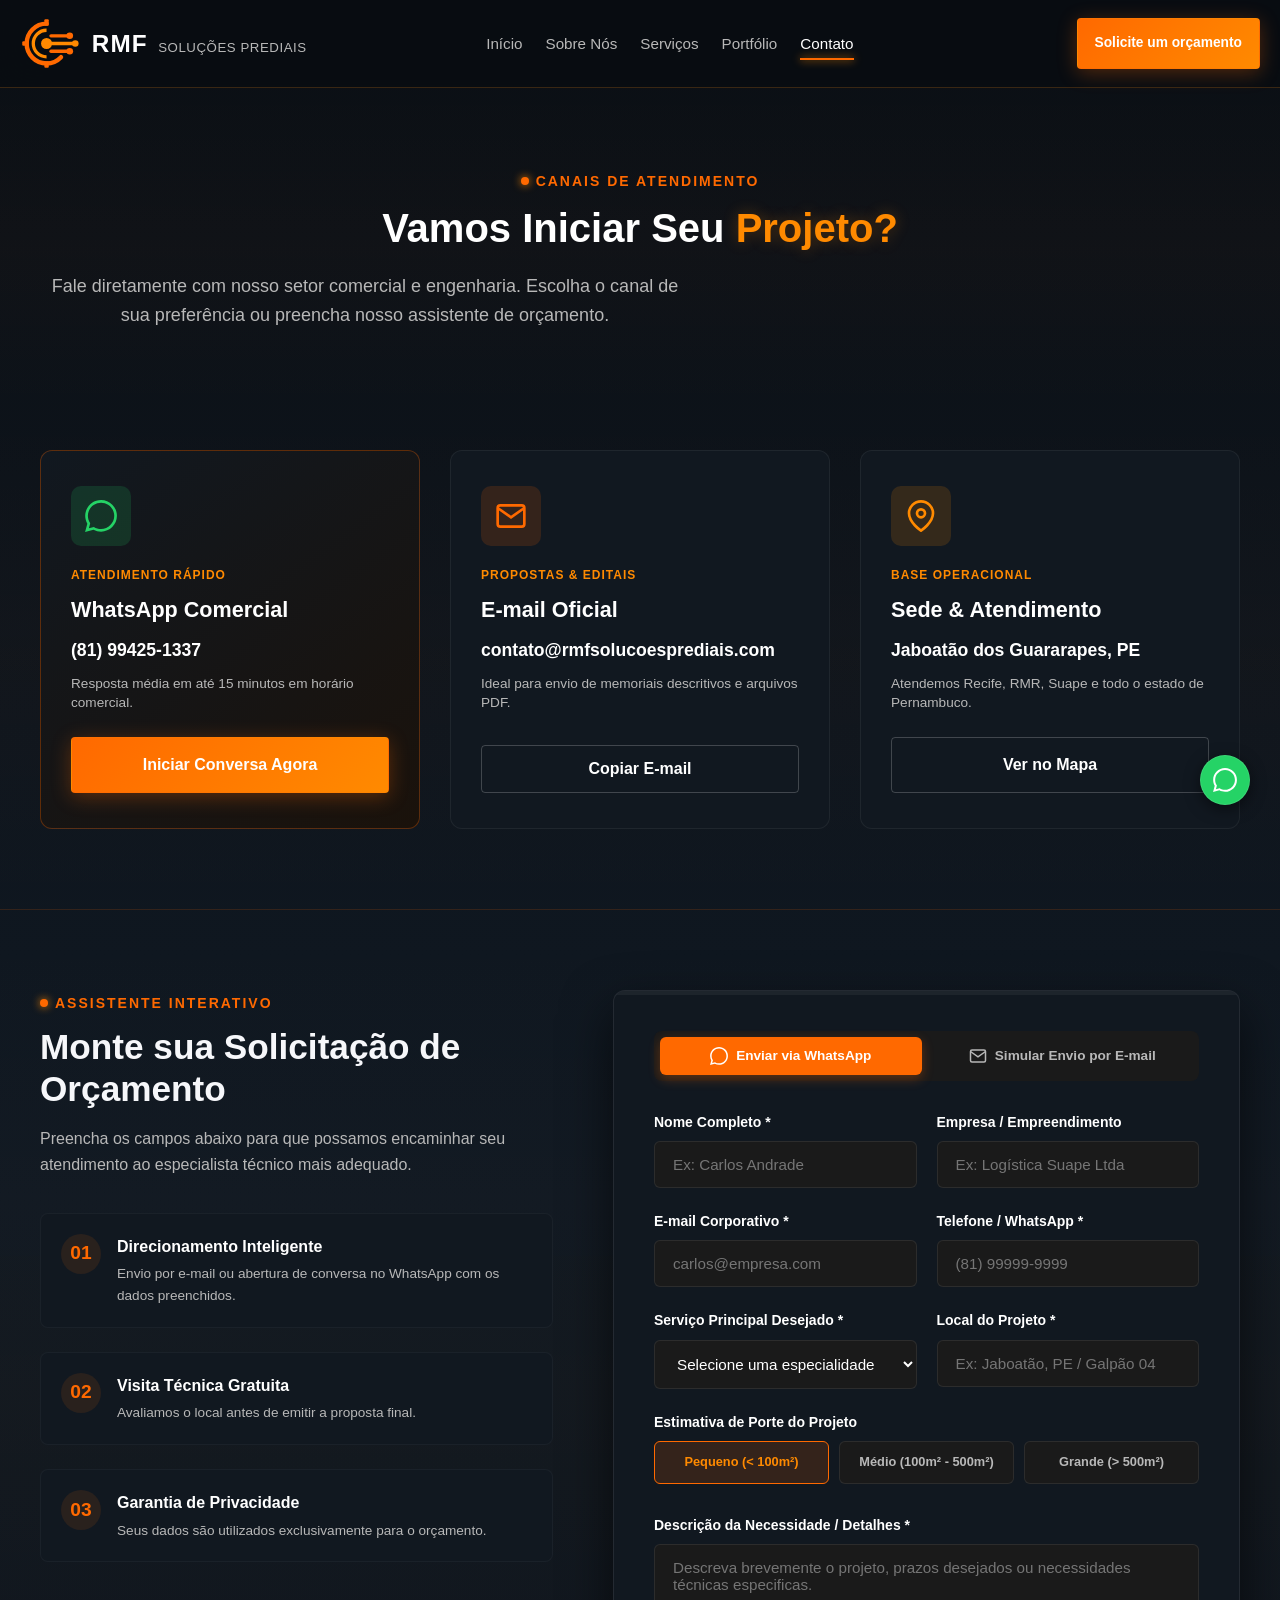
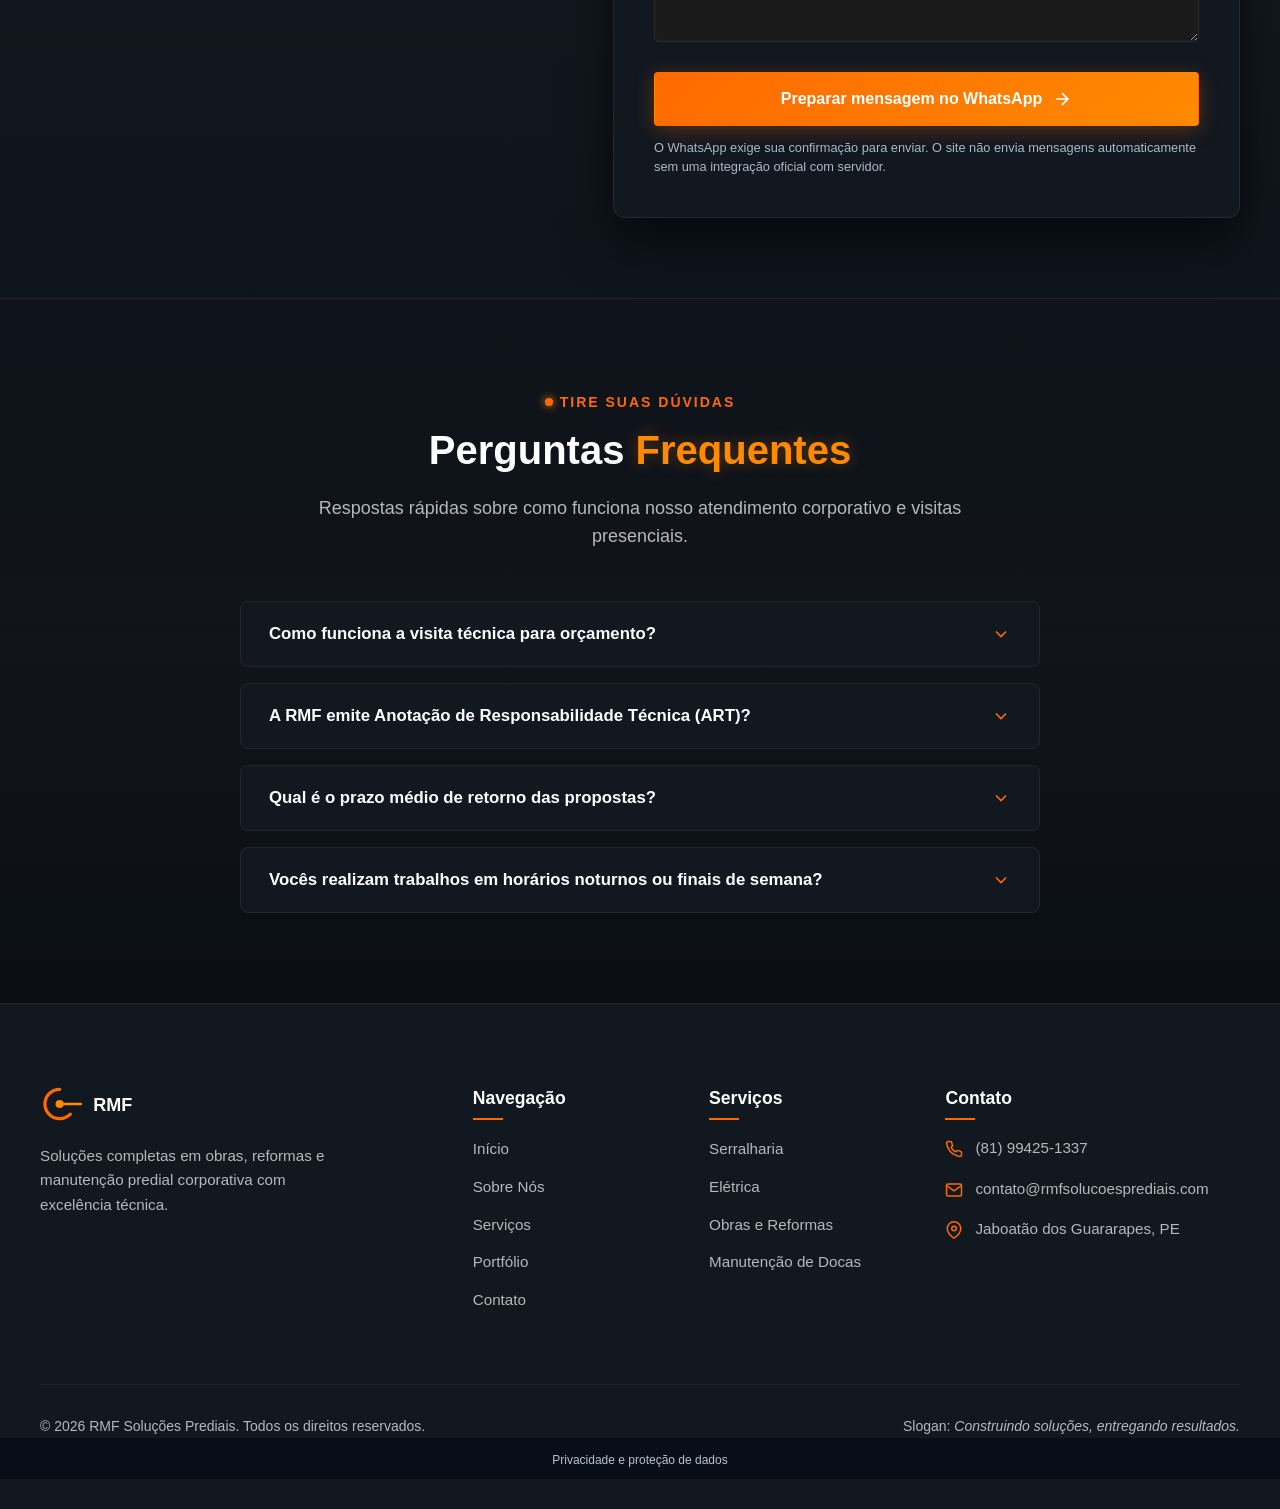
<file: contato.html>
<!DOCTYPE html>
<html lang="pt-BR">
<head>
  <meta charset="UTF-8">
  <meta name="viewport" content="width=device-width, initial-scale=1.0">
  <meta name="theme-color" content="#080e18">
  <meta property="og:type" content="website">
  <meta property="og:site_name" content="RMF Soluções Prediais">
  <meta name="description" content="Entre em contato com a RMF Soluções Prediais. Solicite orçamentos para obras, reformas, estruturas metálicas e manutenção predial corporativa.">
  <title>Contato & Orçamentos | RMF Soluções Prediais</title>

  <link rel="icon" type="image/png" href="assets/favicon.png">
  <link rel="stylesheet" href="css/style.css">
  <link rel="stylesheet" href="css/contato.css">
  <link rel="stylesheet" href="css/upgrade.css">
  <link rel="stylesheet" href="css/rmf-premium.css">
</head>
<body>

  <div class="scroll-progress-bar" id="scrollProgress"></div>

  <!-- CABEÇALHO DA PÁGINA -->
  <header class="header" id="header">
    <div class="container">
      <a href="index.html" class="logo-container" aria-label="RMF Soluções Prediais">
        <svg width="220" height="48" viewBox="0 0 220 48" fill="none" xmlns="http://www.w3.org/2000/svg" class="logo-img">
          <path d="M24 6C14.0589 6 6 14.0589 6 24C6 33.9411 14.0589 42 24 42C29.1356 42 33.778 39.8437 37.0657 36.3861" stroke="#FF6900" stroke-width="4" stroke-linecap="round"/>
          <path d="M24 12C17.3726 12 12 17.3726 12 24C12 30.6274 17.3726 36 24 36" stroke="#FF8A00" stroke-width="3"/>
          <circle cx="24" cy="24" r="5" fill="#FF8A00"/>
          <path d="M29 24H50" stroke="#FF8A00" stroke-width="3" stroke-linecap="round"/>
          <circle cx="50" cy="24" r="3" fill="#FF8A00"/>
          <path d="M28 17H45" stroke="#FF6900" stroke-width="3" stroke-linecap="round"/>
          <circle cx="45" cy="17" r="3" fill="#FF6900"/>
          <path d="M28 31H45" stroke="#FF6900" stroke-width="3" stroke-linecap="round"/>
          <circle cx="45" cy="31" r="3" fill="#FF6900"/>
          <rect x="22" y="2" width="4" height="6" rx="1" fill="#FF6900"/>
          <rect x="22" y="40" width="4" height="6" rx="1" fill="#FF6900"/>
          <rect x="2" y="22" width="6" height="4" rx="1" fill="#FF6900"/>
          <text x="65" y="32" font-family="'Inter', sans-serif" font-weight="900" font-size="22" fill="#FFFFFF" letter-spacing="1">RMF</text>
          <text x="125" y="32" font-family="'Inter', sans-serif" font-weight="400" font-size="12" fill="#B8B8B8" letter-spacing="0.5">SOLUÇÕES PREDIAIS</text>
        </svg>
      </a>

      <nav aria-label="Navegação Principal">
        <ul class="nav-menu" id="navMenu">
          <li><a href="index.html" class="nav-link">Início</a></li>
          <li><a href="sobre.html" class="nav-link">Sobre Nós</a></li>
          <li><a href="servicos.html" class="nav-link">Serviços</a></li>
          <li><a href="portfolio.html" class="nav-link">Portfólio</a></li>
          <li><a href="contato.html" class="nav-link active">Contato</a></li>
        </ul>
      </nav>

      <div class="header-cta">
        <a href="contato.html" class="btn btn-primary">Solicite um orçamento</a>
      </div>

      <button class="hamburger" id="hamburger" aria-label="Abrir menu" aria-expanded="false" aria-controls="navMenu">
        <span></span><span></span><span></span>
      </button>
    </div>
  </header>

  <main style="padding-top: var(--header-height);">

    <!-- HERO CONTATO -->
    <section class="contact-hero">
      <div class="container reveal">
        <span class="section-tag">Canais de Atendimento</span>
        <h1 class="section-title">Vamos Iniciar Seu <span>Projeto?</span></h1>
        <p class="section-subtitle">
          Fale diretamente com nosso setor comercial e engenharia. Escolha o canal de sua preferência ou preencha nosso assistente de orçamento.
        </p>
      </div>
    </section>

    <!-- CARDS INTERATIVOS DE CONTATO -->
    <section class="contact-cards-section">
      <div class="container">
        <div class="contact-cards-grid">
          
          <!-- CARD 1: WHATSAPP DIRECT -->
          <div class="interactive-card reveal highlight-card">
            <div class="card-icon-wrap icon-wa">
              <svg width="32" height="32" fill="currentColor" viewBox="0 0 24 24"><path d="M.057 24l1.687-6.163c-1.041-1.804-1.588-3.849-1.587-5.946.003-6.556 5.338-11.891 11.893-11.891 3.181.001 6.167 1.24 8.413 3.488 2.245 2.248 3.481 5.236 3.48 8.414-.003 6.557-5.338 11.892-11.893 11.892-1.99-.001-3.951-.5-5.688-1.448l-6.305 1.654zm6.597-3.807c1.676.995 3.276 1.591 5.392 1.592 5.448 0 9.886-4.434 9.889-9.885.002-5.462-4.415-9.89-9.881-9.892-5.452 0-9.887 4.434-9.889 9.884-.001 2.225.651 3.891 1.746 5.634l-0.999 3.648 3.742-0.981z"/></svg>
            </div>
            <span class="card-tag">Atendimento Rápido</span>
            <h3>WhatsApp Comercial</h3>
            <p class="card-detail">(81) 99425-1337</p>
            <p class="card-subtext">Resposta média em até 15 minutos em horário comercial.</p>
            <a href="https://wa.me/5581994251337" target="_blank" rel="noopener noreferrer" class="btn btn-primary btn-card-action">
              Iniciar Conversa Agora
            </a>
          </div>

          <!-- CARD 2: E-MAIL CORPORATIVO -->
          <div class="interactive-card reveal">
            <div class="card-icon-wrap icon-email">
              <svg width="32" height="32" viewBox="0 0 24 24" fill="none" stroke="currentColor" stroke-width="2"><path d="M4 4h16c1.1 0 2 .9 2 2v12c0 1.1-.9 2-2 2H4c-1.1 0-2-.9-2-2V6c0-1.1.9-2 2-2z"/><polyline points="22,6 12,13 2,6"/></svg>
            </div>
            <span class="card-tag">Propostas & Editais</span>
            <h3>E-mail Oficial</h3>
            <p class="card-detail" id="emailText">contato@rmfsolucoesprediais.com</p>
            <p class="card-subtext">Ideal para envio de memoriais descritivos e arquivos PDF.</p>
            <button class="btn btn-secondary btn-card-action" id="copyEmailBtn">
              <span id="copyBtnLabel">Copiar E-mail</span>
            </button>
          </div>

          <!-- CARD 3: LOCALIZAÇÃO -->
          <div class="interactive-card reveal">
            <div class="card-icon-wrap icon-location">
              <svg width="32" height="32" viewBox="0 0 24 24" fill="none" stroke="currentColor" stroke-width="2"><path d="M21 10c0 7-9 13-9 13s-9-6-9-13a9 9 0 0 1 18 0z"/><circle cx="12" cy="10" r="3"/></svg>
            </div>
            <span class="card-tag">Base Operacional</span>
            <h3>Sede & Atendimento</h3>
            <p class="card-detail">Jaboatão dos Guararapes, PE</p>
            <p class="card-subtext">Atendemos Recife, RMR, Suape e todo o estado de Pernambuco.</p>
            <a href="https://maps.google.com/?q=Jaboatão+dos+Guararapes+Pernambuco" target="_blank" rel="noopener noreferrer" class="btn btn-secondary btn-card-action">
              Ver no Mapa
            </a>
          </div>

        </div>
      </div>
    </section>

    <!-- FORMULÁRIO DE ORÇAMENTO MODERNO COM ASSISTENTE -->
    <section class="form-section">
      <div class="container">
        <div class="form-layout">
          
          <div class="form-intro reveal">
            <span class="section-tag">Assistente Interativo</span>
            <h2>Monte sua <span>Solicitação de Orçamento</span></h2>
            <p>Preencha os campos abaixo para que possamos encaminhar seu atendimento ao especialista técnico mais adequado.</p>
            
            <div class="interactive-features-list">
              <div class="f-item">
                <span class="f-num">01</span>
                <div>
                  <h4>Direcionamento Inteligente</h4>
                  <p>Envio por e-mail ou abertura de conversa no WhatsApp com os dados preenchidos.</p>
                </div>
              </div>
              <div class="f-item">
                <span class="f-num">02</span>
                <div>
                  <h4>Visita Técnica Gratuita</h4>
                  <p>Avaliamos o local antes de emitir a proposta final.</p>
                </div>
              </div>
              <div class="f-item">
                <span class="f-num">03</span>
                <div>
                  <h4>Garantia de Privacidade</h4>
                  <p>Seus dados são utilizados exclusivamente para o orçamento.</p>
                </div>
              </div>
            </div>
          </div>

          <!-- CONTAINER DO FORMULÁRIO -->
          <div class="form-card-wrap reveal">
            
            <!-- Barra de Progresso do Preenchimento -->
            <div class="form-progress">
              <div class="progress-fill" id="formProgressFill"></div>
            </div>

            <!-- Seletor do Meio de Envio -->
            <div class="send-method-tabs" role="group" aria-label="Escolha como entrar em contato">
              <button class="method-tab active" data-method="whatsapp" type="button" aria-pressed="true">
                <svg width="18" height="18" fill="currentColor" viewBox="0 0 24 24"><path d="M.057 24l1.687-6.163c-1.041-1.804-1.588-3.849-1.587-5.946.003-6.556 5.338-11.891 11.893-11.891 3.181.001 6.167 1.24 8.413 3.488 2.245 2.248 3.481 5.236 3.48 8.414-.003 6.557-5.338 11.892-11.893 11.892-1.99-.001-3.951-.5-5.688-1.448l-6.305 1.654zm6.597-3.807c1.676.995 3.276 1.591 5.392 1.592 5.448 0 9.886-4.434 9.889-9.885.002-5.462-4.415-9.89-9.881-9.892-5.452 0-9.887 4.434-9.889 9.884-.001 2.225.651 3.891 1.746 5.634l-0.999 3.648 3.742-0.981z"/></svg>
                Enviar via WhatsApp
              </button>
              <button class="method-tab" data-method="email" type="button" aria-pressed="false">
                <svg width="18" height="18" viewBox="0 0 24 24" fill="none" stroke="currentColor" stroke-width="2"><path d="M4 4h16c1.1 0 2 .9 2 2v12c0 1.1-.9 2-2 2H4c-1.1 0-2-.9-2-2V6c0-1.1.9-2 2-2z"/><polyline points="22,6 12,13 2,6"/></svg>
                Simular Envio por E-mail
              </button>
            </div>

            <form class="contact-form" id="contactForm">
              
              <div class="form-row">
                <div class="form-group">
                  <label for="nome">Nome Completo *</label>
                  <input type="text" id="nome" required placeholder="Ex: Carlos Andrade">
                </div>
                <div class="form-group">
                  <label for="empresa">Empresa / Empreendimento</label>
                  <input type="text" id="empresa" placeholder="Ex: Logística Suape Ltda">
                </div>
              </div>

              <div class="form-row">
                <div class="form-group">
                  <label for="email">E-mail Corporativo *</label>
                  <input type="email" id="email" required placeholder="carlos@empresa.com">
                </div>
                <div class="form-group">
                  <label for="telefone">Telefone / WhatsApp *</label>
                  <input type="tel" id="telefone" required placeholder="(81) 99999-9999">
                </div>
              </div>

              <div class="form-row">
                <div class="form-group">
                  <label for="servico">Serviço Principal Desejado *</label>
                  <select id="servico" required>
                    <option value="">Selecione uma especialidade</option>
                    <option value="Serralharia e Estruturas Metálicas">Serralharia e Estruturas Metálicas</option>
                    <option value="Elétrica Predial e Industrial">Elétrica Predial e Industrial</option>
                    <option value="Obras, Reformas e Adequações">Obras, Reformas e Adequações</option>
                    <option value="Eucatex e Drywall">Eucatex e Drywall</option>
                    <option value="Pintura Industrial e Epóxi">Pintura Industrial e Epóxi</option>
                    <option value="Hidráulica e Incêndio">Hidráulica e Incêndio</option>
                    <option value="Decoração de Fachadas">Decoração de Fachadas</option>
                    <option value="Manutenção de Docas">Manutenção de Docas</option>
                  </select>
                </div>
                <div class="form-group">
                  <label for="localizacao">Local do Projeto *</label>
                  <input type="text" id="localizacao" required placeholder="Ex: Jaboatão, PE / Galpão 04">
                </div>
              </div>

              <!-- SELEÇÃO RÁPIDA DE PORTE / URGÊNCIA -->
              <div class="form-group">
                <label>Estimativa de Porte do Projeto</label>
                <div class="radio-pill-group">
                  <label class="radio-pill">
                    <input type="radio" name="porte" value="Pequeno (Até 100m²)" checked>
                    <span>Pequeno (&lt; 100m²)</span>
                  </label>
                  <label class="radio-pill">
                    <input type="radio" name="porte" value="Médio (100m² a 500m²)">
                    <span>Médio (100m² - 500m²)</span>
                  </label>
                  <label class="radio-pill">
                    <input type="radio" name="porte" value="Grande (Acima de 500m²)">
                    <span>Grande (&gt; 500m²)</span>
                  </label>
                </div>
              </div>

              <div class="form-group">
                <label for="mensagem">Descrição da Necessidade / Detalhes *</label>
                <textarea id="mensagem" rows="4" required placeholder="Descreva brevemente o projeto, prazos desejados ou necessidades técnicas especificas."></textarea>
              </div>

              <button type="submit" class="btn btn-primary btn-submit-form" id="submitBtn">
                <span id="submitBtnText">Preparar mensagem no WhatsApp</span>
                <svg width="20" height="20" viewBox="0 0 24 24" fill="none" stroke="currentColor" stroke-width="2"><path d="M5 12h14M12 5l7 7-7 7"/></svg>
              </button>

              <!-- MENSAGEM DE FEEDBACK -->
              <div class="form-feedback" id="formFeedback" role="status" aria-live="polite"></div>
              <p class="delivery-note">O WhatsApp exige sua confirmação para enviar. O site não envia mensagens automaticamente sem uma integração oficial com servidor.</p>
            </form>
          </div>

        </div>
      </div>
    </section>

    <!-- SEÇÃO ACCORDION DE DÚVIDAS FREQUENTES (FAQ) -->
    <section class="faq-section">
      <div class="container">
        <div class="reveal" style="text-align: center; margin-bottom: 50px;">
          <span class="section-tag">Tire Suas Dúvidas</span>
          <h2 class="section-title">Perguntas <span>Frequentes</span></h2>
          <p class="section-subtitle" style="margin: 0 auto;">
            Respostas rápidas sobre como funciona nosso atendimento corporativo e visitas presenciais.
          </p>
        </div>

        <div class="faq-accordion reveal">
          
          <div class="faq-item">
            <button class="faq-question">
              <span>Como funciona a visita técnica para orçamento?</span>
              <svg class="faq-icon" width="20" height="20" viewBox="0 0 24 24" fill="none" stroke="currentColor" stroke-width="2"><path d="M6 9l6 6 6-6"/></svg>
            </button>
            <div class="faq-answer">
              <p>Após o primeiro contato via WhatsApp ou formulário, alinhamos as necessidades com nossa equipe e agendamos uma visita presencial técnica ao seu galpão, indústria ou edifício corporativo para medições e levantamento detalhado.</p>
            </div>
          </div>

          <div class="faq-item">
            <button class="faq-question">
              <span>A RMF emite Anotação de Responsabilidade Técnica (ART)?</span>
              <svg class="faq-icon" width="20" height="20" viewBox="0 0 24 24" fill="none" stroke="currentColor" stroke-width="2"><path d="M6 9l6 6 6-6"/></svg>
            </button>
            <div class="faq-answer">
              <p>Sim. Todos os projetos estruturais de serralharia, infraestrutura elétrica e modificações prediais são acompanhados por responsáveis técnicos qualificados com a emissão da devida ART junto ao CREA.</p>
            </div>
          </div>

          <div class="faq-item">
            <button class="faq-question">
              <span>Qual é o prazo médio de retorno das propostas?</span>
              <svg class="faq-icon" width="20" height="20" viewBox="0 0 24 24" fill="none" stroke="currentColor" stroke-width="2"><path d="M6 9l6 6 6-6"/></svg>
            </button>
            <div class="faq-answer">
              <p>Para serviços de manutenção ou intervenções diretas, o atendimento é imediato. Para orçamentos completos de engenharia com planilha orçamentária, emitimos a proposta formal em até 24 a 48 horas após a visita técnica.</p>
            </div>
          </div>

          <div class="faq-item">
            <button class="faq-question">
              <span>Vocês realizam trabalhos em horários noturnos ou finais de semana?</span>
              <svg class="faq-icon" width="20" height="20" viewBox="0 0 24 24" fill="none" stroke="currentColor" stroke-width="2"><path d="M6 9l6 6 6-6"/></svg>
            </button>
            <div class="faq-answer">
              <p>Com certeza. Entendemos que centros logísticos e shoppings não podem parar. Operamos em turnos noturnos e madrugadas sem impactar a operação diária do seu negócio.</p>
            </div>
          </div>

        </div>
      </div>
    </section>

  </main>

  <!-- RODAPÉ DA PÁGINA -->
  <footer class="footer">
    <div class="container">
      <div class="footer-grid">
        <div class="footer-brand">
          <a href="index.html" class="logo-container">
            <svg width="180" height="40" viewBox="0 0 220 48" fill="none" xmlns="http://www.w3.org/2000/svg">
              <path d="M24 6C14.0589 6 6 14.0589 6 24C6 33.9411 14.0589 42 24 42C29.1356 42 33.778 39.8437 37.0657 36.3861" stroke="#FF6900" stroke-width="4" stroke-linecap="round"/>
              <circle cx="24" cy="24" r="5" fill="#FF8A00"/>
              <path d="M29 24H50" stroke="#FF8A00" stroke-width="3" stroke-linecap="round"/>
              <text x="65" y="32" font-family="'Inter', sans-serif" font-weight="900" font-size="22" fill="#FFFFFF">RMF</text>
            </svg>
          </a>
          <p>Soluções completas em obras, reformas e manutenção predial corporativa com excelência técnica.</p>
        </div>

        <div>
          <h4 class="footer-title">Navegação</h4>
          <ul class="footer-links">
            <li><a href="index.html">Início</a></li>
            <li><a href="sobre.html">Sobre Nós</a></li>
            <li><a href="servicos.html">Serviços</a></li>
            <li><a href="portfolio.html">Portfólio</a></li>
            <li><a href="contato.html">Contato</a></li>
          </ul>
        </div>

        <div>
          <h4 class="footer-title">Serviços</h4>
          <ul class="footer-links">
            <li><a href="servicos.html#serralharia">Serralharia</a></li>
            <li><a href="servicos.html#eletrica">Elétrica</a></li>
            <li><a href="servicos.html#obras">Obras e Reformas</a></li>
            <li><a href="servicos.html#docas">Manutenção de Docas</a></li>
          </ul>
        </div>

        <div>
          <h4 class="footer-title">Contato</h4>
          <ul class="footer-contact">
            <li>
              <svg width="18" height="18" viewBox="0 0 24 24" fill="none" stroke="currentColor" stroke-width="2"><path d="M22 16.92v3a2 2 0 0 1-2.18 2 19.79 19.79 0 0 1-8.63-3.07 19.5 19.5 0 0 1-6-6 19.79 19.79 0 0 1-3.07-8.67A2 2 0 0 1 4.11 2h3a2 2 0 0 1 2 1.72 12.84 12.84 0 0 0 .7 2.81 2 2 0 0 1-.45 2.11L8.09 9.91a16 16 0 0 0 6 6l1.27-1.27a2 2 0 0 1 2.11-.45 12.84 12.84 0 0 0 2.81.7A2 2 0 0 1 22 16.92z"/></svg>
              (81) 99425-1337
            </li>
            <li>
              <svg width="18" height="18" viewBox="0 0 24 24" fill="none" stroke="currentColor" stroke-width="2"><path d="M4 4h16c1.1 0 2 .9 2 2v12c0 1.1-.9 2-2 2H4c-1.1 0-2-.9-2-2V6c0-1.1.9-2 2-2z"/><polyline points="22,6 12,13 2,6"/></svg>
              contato@rmfsolucoesprediais.com
            </li>
            <li>
              <svg width="18" height="18" viewBox="0 0 24 24" fill="none" stroke="currentColor" stroke-width="2"><path d="M21 10c0 7-9 13-9 13s-9-6-9-13a9 9 0 0 1 18 0z"/><circle cx="12" cy="10" r="3"/></svg>
              Jaboatão dos Guararapes, PE
            </li>
          </ul>
        </div>
      </div>

      <div class="footer-bottom">
        <p>&copy; 2026 RMF Soluções Prediais. Todos os direitos reservados.</p>
        <p>Slogan: <em>Construindo soluções, entregando resultados.</em></p>
      </div>
    </div>
  <div style="text-align:center;padding:8px 16px;background:#080e17"><a href="privacidade.html" style="color:#b7c3cf;font-size:12px">Privacidade e proteção de dados</a></div></footer>

  <!-- BOTÕES FLUTUANTES -->
  <div class="floating-actions">
    <a href="https://wa.me/5581994251337" target="_blank" rel="noopener noreferrer" class="floating-btn btn-whatsapp" aria-label="Contato via WhatsApp">
      <svg width="24" height="24" fill="currentColor" viewBox="0 0 24 24"><path d="M.057 24l1.687-6.163c-1.041-1.804-1.588-3.849-1.587-5.946.003-6.556 5.338-11.891 11.893-11.891 3.181.001 6.167 1.24 8.413 3.488 2.245 2.248 3.481 5.236 3.48 8.414-.003 6.557-5.338 11.892-11.893 11.892-1.99-.001-3.951-.5-5.688-1.448l-6.305 1.654zm6.597-3.807c1.676.995 3.276 1.591 5.392 1.592 5.448 0 9.886-4.434 9.889-9.885.002-5.462-4.415-9.89-9.881-9.892-5.452 0-9.887 4.434-9.889 9.884-.001 2.225.651 3.891 1.746 5.634l-0.999 3.648 3.742-0.981z"/></svg>
    </a>
    <button class="floating-btn btn-back-to-top" id="backToTop" aria-label="Voltar ao topo">
      <svg width="20" height="20" viewBox="0 0 24 24" fill="none" stroke="currentColor" stroke-width="2.5"><path d="M18 15l-6-6-6 6"/></svg>
    </button>
  </div>

  <script src="js/main.js"></script>
  <script src="js/contato.js"></script>
  <script src="js/upgrade.js" defer></script>
<script src="js/scrollytelling.js" defer></script>
</body>
</html>
</file>
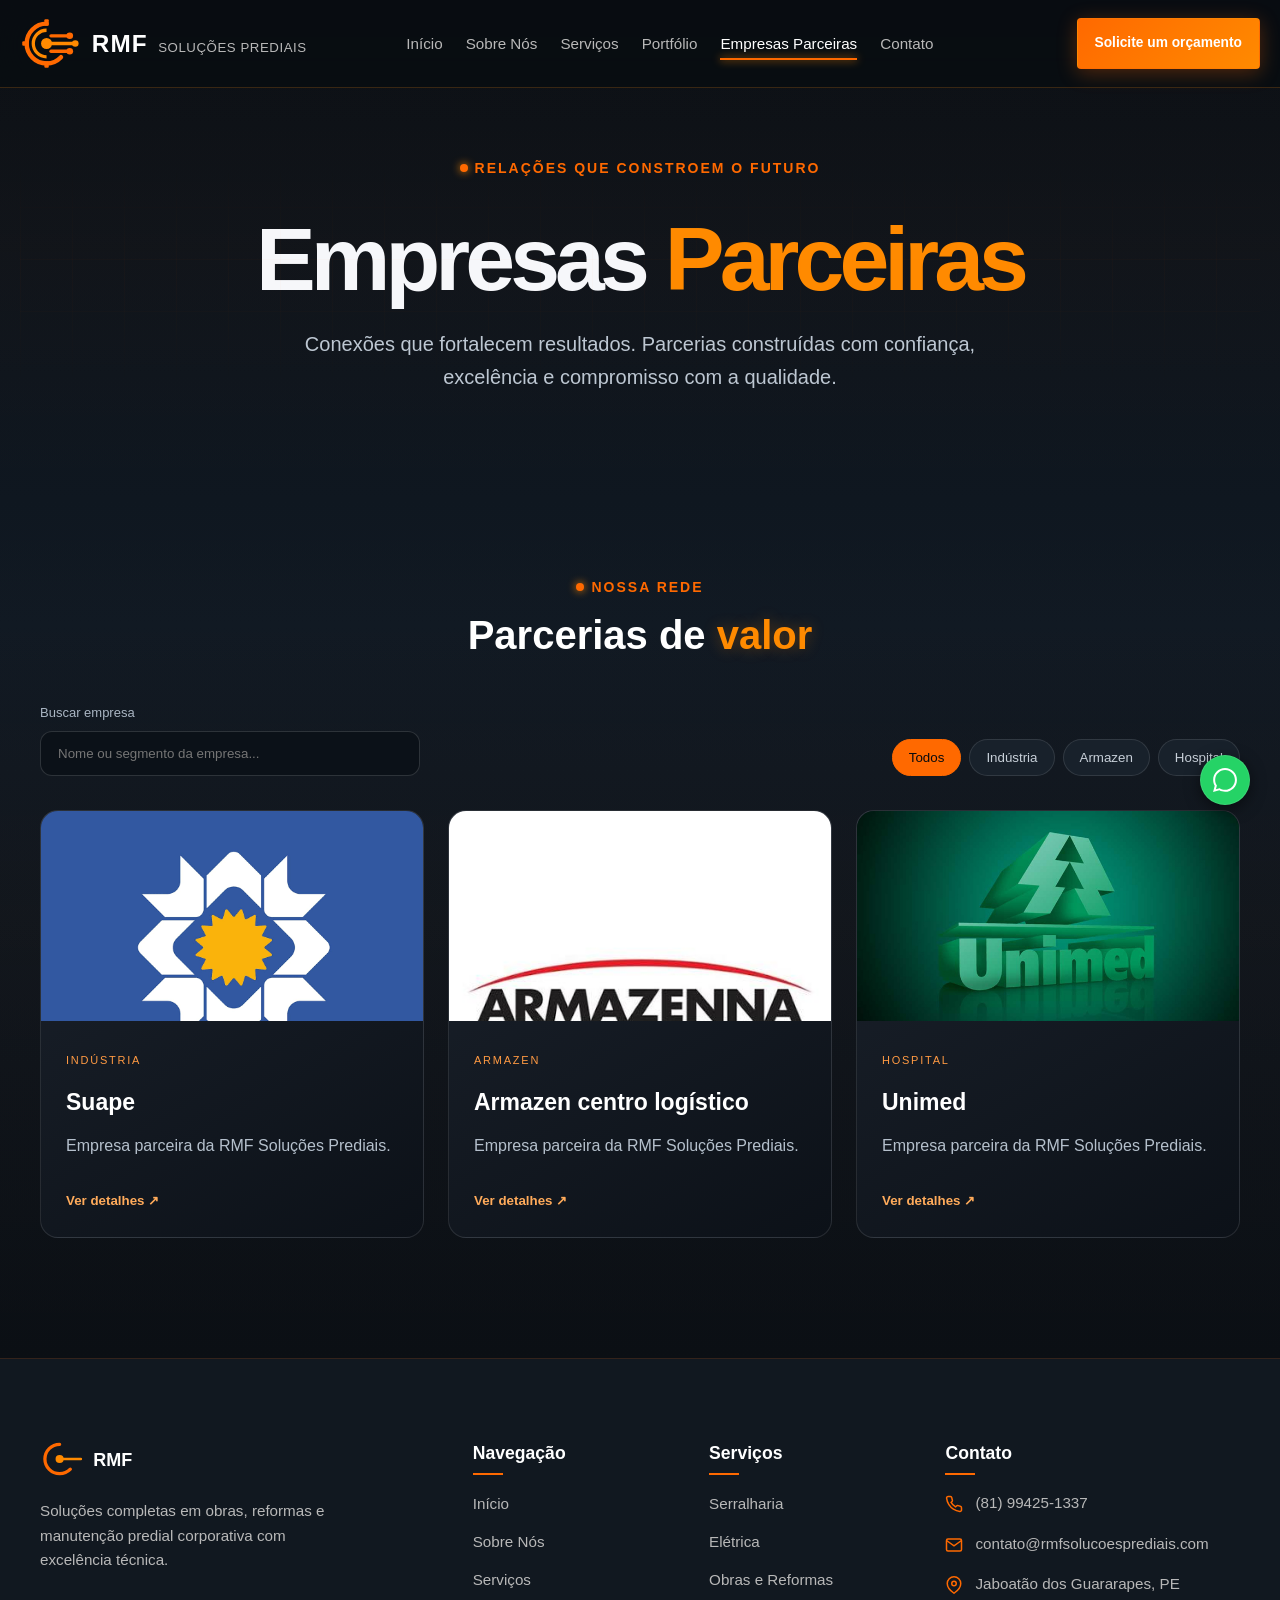
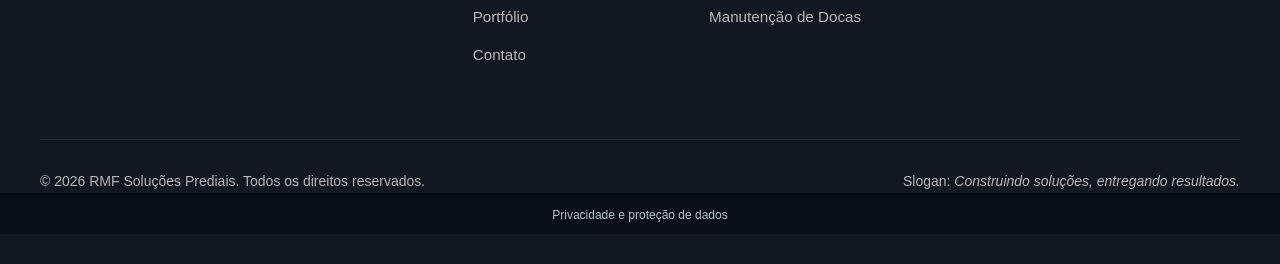
<file: parceiros.html>
<!DOCTYPE html><html lang="pt-BR"><head><meta charset="UTF-8"><meta name="viewport" content="width=device-width, initial-scale=1"><meta name="theme-color" content="#0b0f14"><meta name="description" content="Empresas parceiras da RMF Soluções Prediais"><title>Empresas Parceiras | RMF Soluções Prediais</title><link rel="icon" href="assets/favicon.png"><link rel="stylesheet" href="css/style.css"><link rel="stylesheet" href="css/upgrade.css"><link rel="stylesheet" href="css/rmf-premium.css"></head><body><div class="scroll-progress-bar" id="scrollProgress"></div><header class="header" id="header">
    <div class="container">
      <a href="index.html" class="logo-container" aria-label="RMF Soluções Prediais Página Inicial">
        <!-- Logotipo oficial RMF -->
        <svg width="220" height="48" viewBox="0 0 220 48" fill="none" xmlns="http://www.w3.org/2000/svg" class="logo-img">
          <path d="M24 6C14.0589 6 6 14.0589 6 24C6 33.9411 14.0589 42 24 42C29.1356 42 33.778 39.8437 37.0657 36.3861" stroke="#FF6900" stroke-width="4" stroke-linecap="round"/>
          <path d="M24 12C17.3726 12 12 17.3726 12 24C12 30.6274 17.3726 36 24 36" stroke="#FF8A00" stroke-width="3"/>
          <circle cx="24" cy="24" r="5" fill="#FF8A00"/>
          <path d="M29 24H50" stroke="#FF8A00" stroke-width="3" stroke-linecap="round"/>
          <circle cx="50" cy="24" r="3" fill="#FF8A00"/>
          <path d="M28 17H45" stroke="#FF6900" stroke-width="3" stroke-linecap="round"/>
          <circle cx="45" cy="17" r="3" fill="#FF6900"/>
          <path d="M28 31H45" stroke="#FF6900" stroke-width="3" stroke-linecap="round"/>
          <circle cx="45" cy="31" r="3" fill="#FF6900"/>
          <rect x="22" y="2" width="4" height="6" rx="1" fill="#FF6900"/>
          <rect x="22" y="40" width="4" height="6" rx="1" fill="#FF6900"/>
          <rect x="2" y="22" width="6" height="4" rx="1" fill="#FF6900"/>
          <text x="65" y="32" font-family="'Inter', sans-serif" font-weight="900" font-size="22" fill="#FFFFFF" letter-spacing="1">RMF</text>
          <text x="125" y="32" font-family="'Inter', sans-serif" font-weight="400" font-size="12" fill="#B8B8B8" letter-spacing="0.5">SOLUÇÕES PREDIAIS</text>
        </svg>
      </a>

      <nav aria-label="Navegação Principal">
        <ul class="nav-menu" id="navMenu">
          <li><a href="index.html" class="nav-link">Início</a></li>
          <li><a href="sobre.html" class="nav-link">Sobre Nós</a></li>
          <li><a href="servicos.html" class="nav-link">Serviços</a></li>
          <li><a href="portfolio.html" class="nav-link">Portfólio</a></li>
          <li><a href="parceiros.html" class="nav-link active">Empresas Parceiras</a></li>
          <li><a href="contato.html" class="nav-link">Contato</a></li>
        </ul>
      </nav>

      <div class="header-cta">
        <a href="contato.html" class="btn btn-primary">
          Solicite um orçamento
        </a>
      </div>

      <button class="hamburger" id="hamburger" aria-label="Abrir menu" aria-expanded="false" aria-controls="navMenu">
        <span></span>
        <span></span>
        <span></span>
      </button>
    </div>
  </header>

<main><section class="rmf-partners-hero rmf-surface"><div class="container"><span class="section-tag">Relações que constroem o futuro</span><h1>Empresas <span>Parceiras</span></h1><p>Conexões que fortalecem resultados. Parcerias construídas com confiança, excelência e compromisso com a qualidade.</p><div class="rmf-blueprint" aria-hidden="true"></div></div></section><section class="rmf-partners-list rmf-surface"><div class="container"><div class="rmf-section-head"><span class="section-tag">Nossa rede</span><h2 class="section-title">Parcerias de <span>valor</span></h2></div><div class="rmf-partners-controls"><label class="rmf-search-label" for="partnerSearch">Buscar empresa <input id="partnerSearch" type="search" placeholder="Nome ou segmento da empresa..."></label><div class="rmf-filters" id="partnerFilters" aria-label="Filtrar por segmento"></div></div><div id="partnersGrid" class="rmf-partners-grid" aria-live="polite"></div></div></section></main><dialog id="partnerDialog" class="rmf-partner-dialog"><button id="partnerDialogClose" class="rmf-dialog-close" aria-label="Fechar detalhes" type="button">×</button><div id="partnerDialogBody"></div></dialog>  <!-- RODAPÉ -->
  <footer class="footer">
    <div class="container">
      <div class="footer-grid">
        <div class="footer-brand">
          <a href="index.html" class="logo-container">
            <svg width="180" height="40" viewBox="0 0 220 48" fill="none" xmlns="http://www.w3.org/2000/svg">
              <path d="M24 6C14.0589 6 6 14.0589 6 24C6 33.9411 14.0589 42 24 42C29.1356 42 33.778 39.8437 37.0657 36.3861" stroke="#FF6900" stroke-width="4" stroke-linecap="round"/>
              <circle cx="24" cy="24" r="5" fill="#FF8A00"/>
              <path d="M29 24H50" stroke="#FF8A00" stroke-width="3" stroke-linecap="round"/>
              <text x="65" y="32" font-family="'Inter', sans-serif" font-weight="900" font-size="22" fill="#FFFFFF">RMF</text>
            </svg>
          </a>
          <p>Soluções completas em obras, reformas e manutenção predial corporativa com excelência técnica.</p>
        </div>

        <div>
          <h4 class="footer-title">Navegação</h4>
          <ul class="footer-links">
            <li><a href="index.html">Início</a></li>
            <li><a href="sobre.html">Sobre Nós</a></li>
            <li><a href="servicos.html">Serviços</a></li>
            <li><a href="portfolio.html">Portfólio</a></li>
            <li><a href="contato.html">Contato</a></li>
          </ul>
        </div>

        <div>
          <h4 class="footer-title">Serviços</h4>
          <ul class="footer-links">
            <li><a href="servicos.html#serralharia">Serralharia</a></li>
            <li><a href="servicos.html#eletrica">Elétrica</a></li>
            <li><a href="servicos.html#obras">Obras e Reformas</a></li>
            <li><a href="servicos.html#docas">Manutenção de Docas</a></li>
          </ul>
        </div>

        <div>
          <h4 class="footer-title">Contato</h4>
          <ul class="footer-contact">
            <li>
              <svg width="18" height="18" viewBox="0 0 24 24" fill="none" stroke="currentColor" stroke-width="2"><path d="M22 16.92v3a2 2 0 0 1-2.18 2 19.79 19.79 0 0 1-8.63-3.07 19.5 19.5 0 0 1-6-6 19.79 19.79 0 0 1-3.07-8.67A2 2 0 0 1 4.11 2h3a2 2 0 0 1 2 1.72 12.84 12.84 0 0 0 .7 2.81 2 2 0 0 1-.45 2.11L8.09 9.91a16 16 0 0 0 6 6l1.27-1.27a2 2 0 0 1 2.11-.45 12.84 12.84 0 0 0 2.81.7A2 2 0 0 1 22 16.92z"/></svg>
              (81) 99425-1337
            </li>
            <li>
              <svg width="18" height="18" viewBox="0 0 24 24" fill="none" stroke="currentColor" stroke-width="2"><path d="M4 4h16c1.1 0 2 .9 2 2v12c0 1.1-.9 2-2 2H4c-1.1 0-2-.9-2-2V6c0-1.1.9-2 2-2z"/><polyline points="22,6 12,13 2,6"/></svg>
              contato@rmfsolucoesprediais.com
            </li>
            <li>
              <svg width="18" height="18" viewBox="0 0 24 24" fill="none" stroke="currentColor" stroke-width="2"><path d="M21 10c0 7-9 13-9 13s-9-6-9-13a9 9 0 0 1 18 0z"/><circle cx="12" cy="10" r="3"/></svg>
              Jaboatão dos Guararapes, PE
            </li>
          </ul>
        </div>
      </div>

      <div class="footer-bottom">
        <p>&copy; 2026 RMF Soluções Prediais. Todos os direitos reservados.</p>
        <p>Slogan: <em>Construindo soluções, entregando resultados.</em></p>
      </div>
    </div>
  <div style="text-align:center;padding:8px 16px;background:#080e17"><a href="privacidade.html" style="color:#b7c3cf;font-size:12px">Privacidade e proteção de dados</a></div></footer>

  <!-- BOTÕES FLUTUANTES -->
  <div class="floating-actions">
    <a href="https://wa.me/5581994251337" target="_blank" rel="noopener noreferrer" class="floating-btn btn-whatsapp" aria-label="Contato via WhatsApp">
      <svg width="24" height="24" fill="currentColor" viewBox="0 0 24 24"><path d="M.057 24l1.687-6.163c-1.041-1.804-1.588-3.849-1.587-5.946.003-6.556 5.338-11.891 11.893-11.891 3.181.001 6.167 1.24 8.413 3.488 2.245 2.248 3.481 5.236 3.48 8.414-.003 6.557-5.338 11.892-11.893 11.892-1.99-.001-3.951-.5-5.688-1.448l-6.305 1.654zm6.597-3.807c1.676.995 3.276 1.591 5.392 1.592 5.448 0 9.886-4.434 9.889-9.885.002-5.462-4.415-9.89-9.881-9.892-5.452 0-9.887 4.434-9.889 9.884-.001 2.225.651 3.891 1.746 5.634l-0.999 3.648 3.742-0.981z"/></svg>
    </a>
    <button class="floating-btn btn-back-to-top" id="backToTop" aria-label="Voltar ao topo">
      <svg width="20" height="20" viewBox="0 0 24 24" fill="none" stroke="currentColor" stroke-width="2.5"><path d="M18 15l-6-6-6 6"/></svg>
    </button>
  </div>

<script src="js/main.js"></script><script src="js/upgrade.js" defer></script><script src="js/partners.js" defer></script><script src="js/scrollytelling.js" defer></script>
</body></html>
</file>
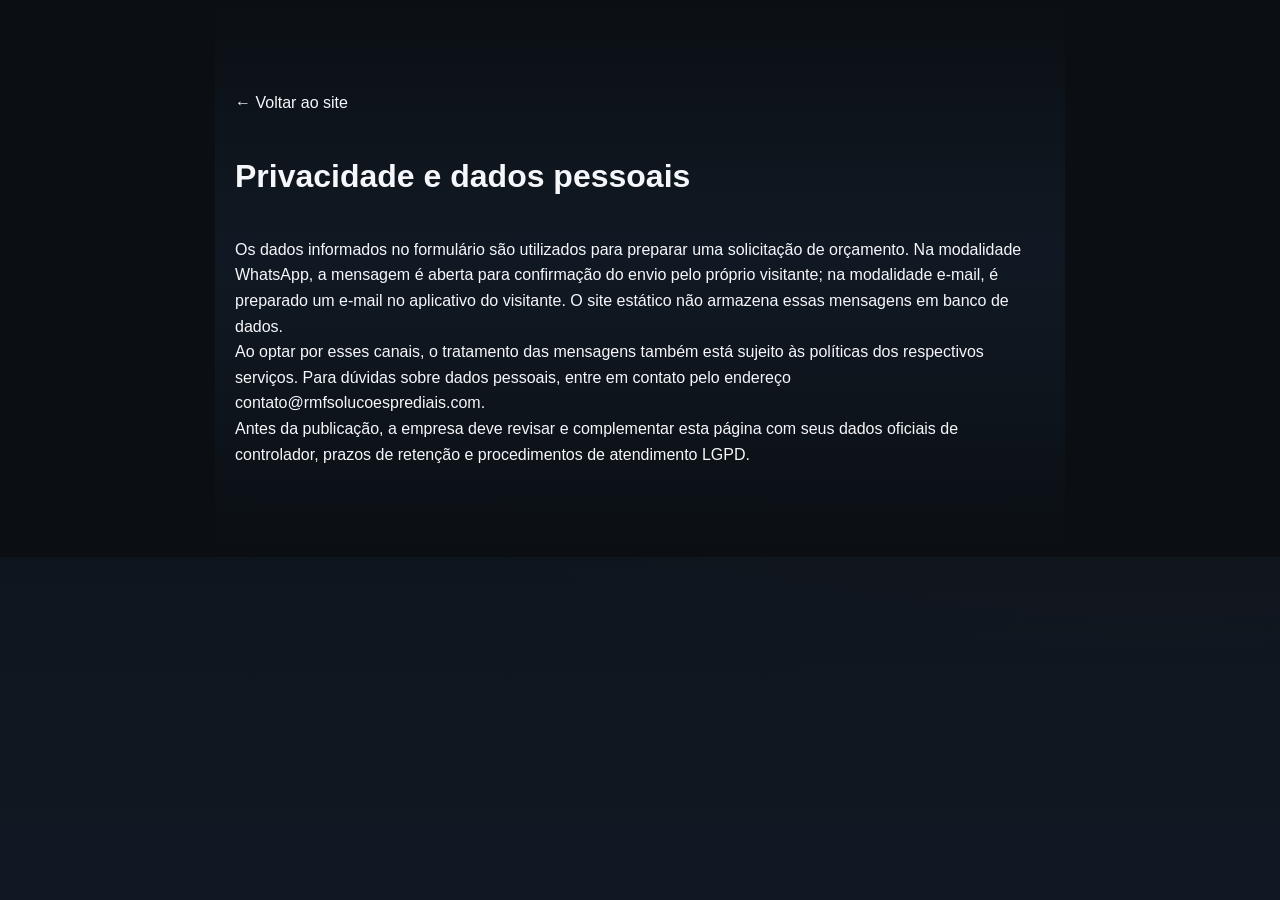
<file: privacidade.html>
<!doctype html><html lang="pt-BR"><head><meta charset="utf-8"><meta name="viewport" content="width=device-width,initial-scale=1"><title>Privacidade | RMF Soluções Prediais</title><link rel="stylesheet" href="css/style.css"><link rel="stylesheet" href="css/upgrade.css">  <link rel="stylesheet" href="css/rmf-premium.css">
</head><body><main class="container" style="max-width:850px;padding:90px 20px"><a href="index.html">← Voltar ao site</a><h1 style="margin:35px 0">Privacidade e dados pessoais</h1><p>Os dados informados no formulário são utilizados para preparar uma solicitação de orçamento. Na modalidade WhatsApp, a mensagem é aberta para confirmação do envio pelo próprio visitante; na modalidade e-mail, é preparado um e-mail no aplicativo do visitante. O site estático não armazena essas mensagens em banco de dados.</p><p>Ao optar por esses canais, o tratamento das mensagens também está sujeito às políticas dos respectivos serviços. Para dúvidas sobre dados pessoais, entre em contato pelo endereço <a href="mailto:contato@rmfsolucoesprediais.com">contato@rmfsolucoesprediais.com</a>.</p><p>Antes da publicação, a empresa deve revisar e complementar esta página com seus dados oficiais de controlador, prazos de retenção e procedimentos de atendimento LGPD.</p></main><script src="js/scrollytelling.js" defer></script>
</body></html>
</file>
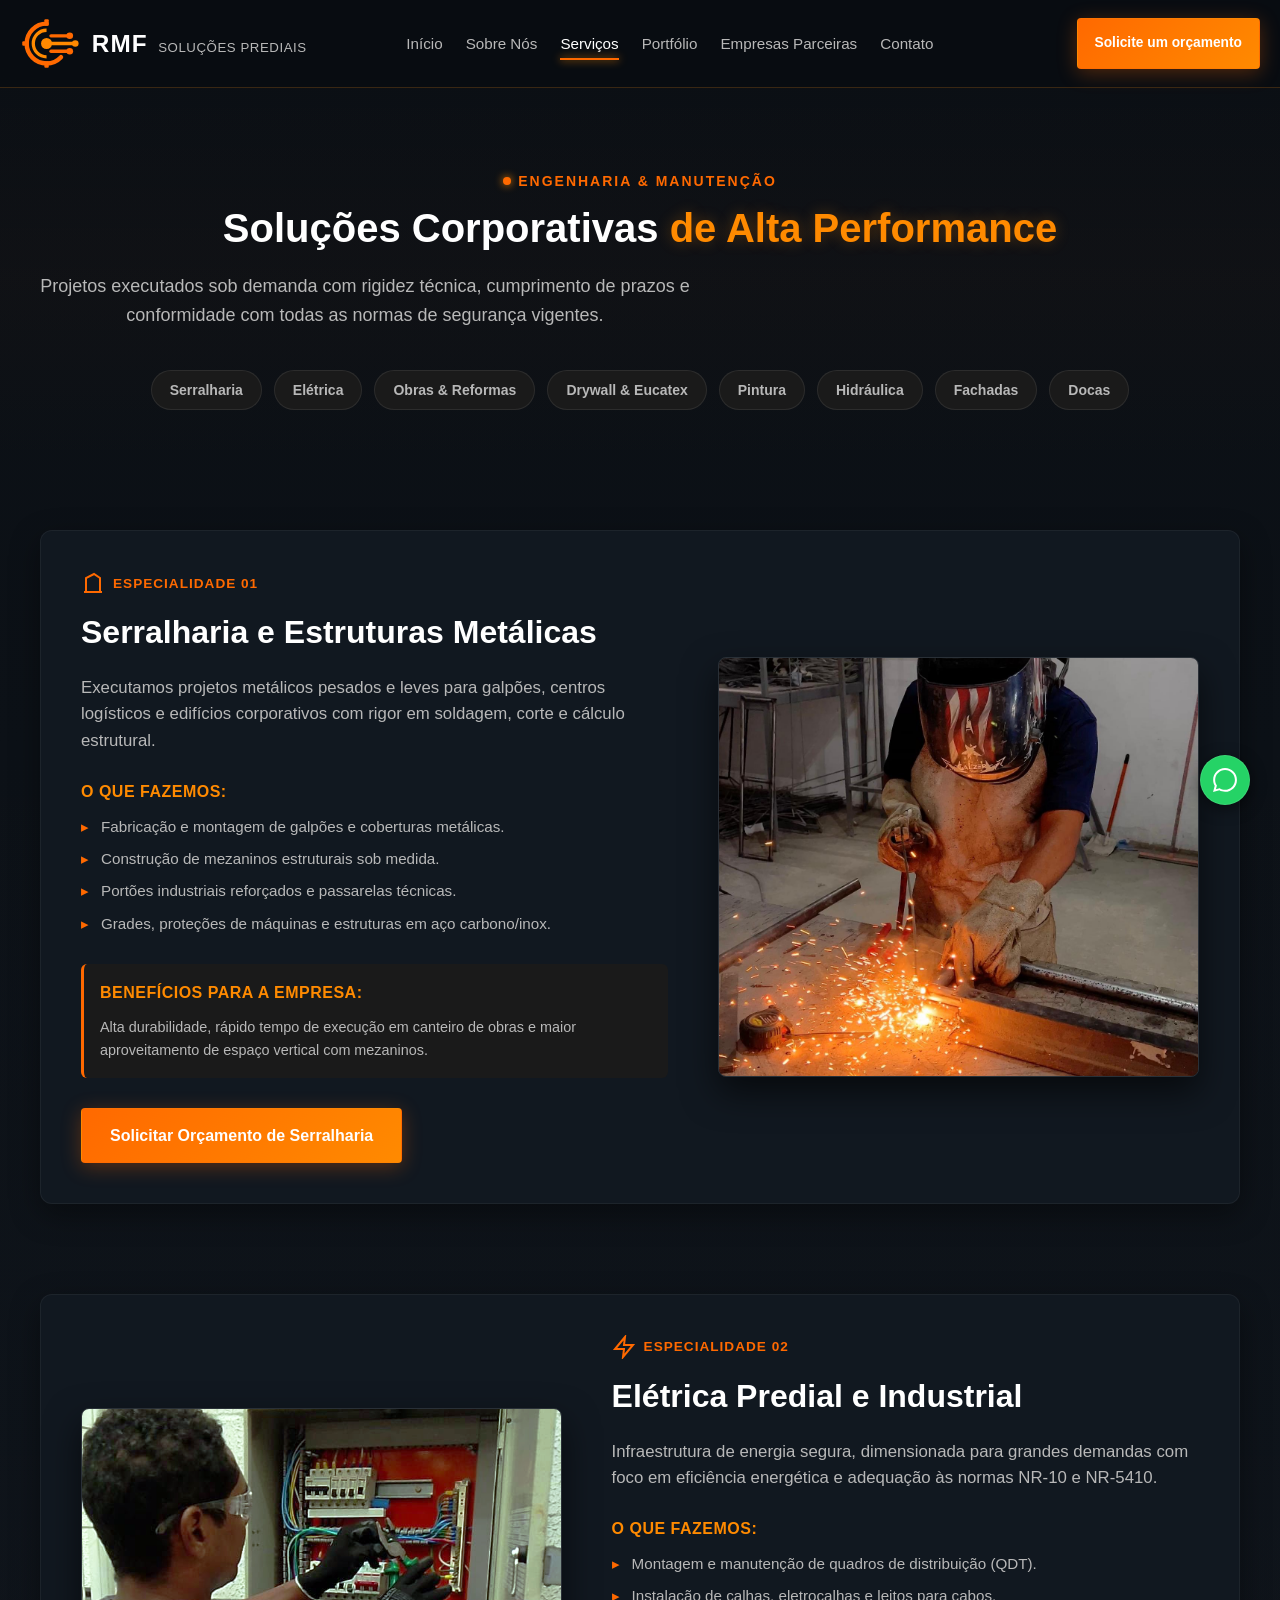
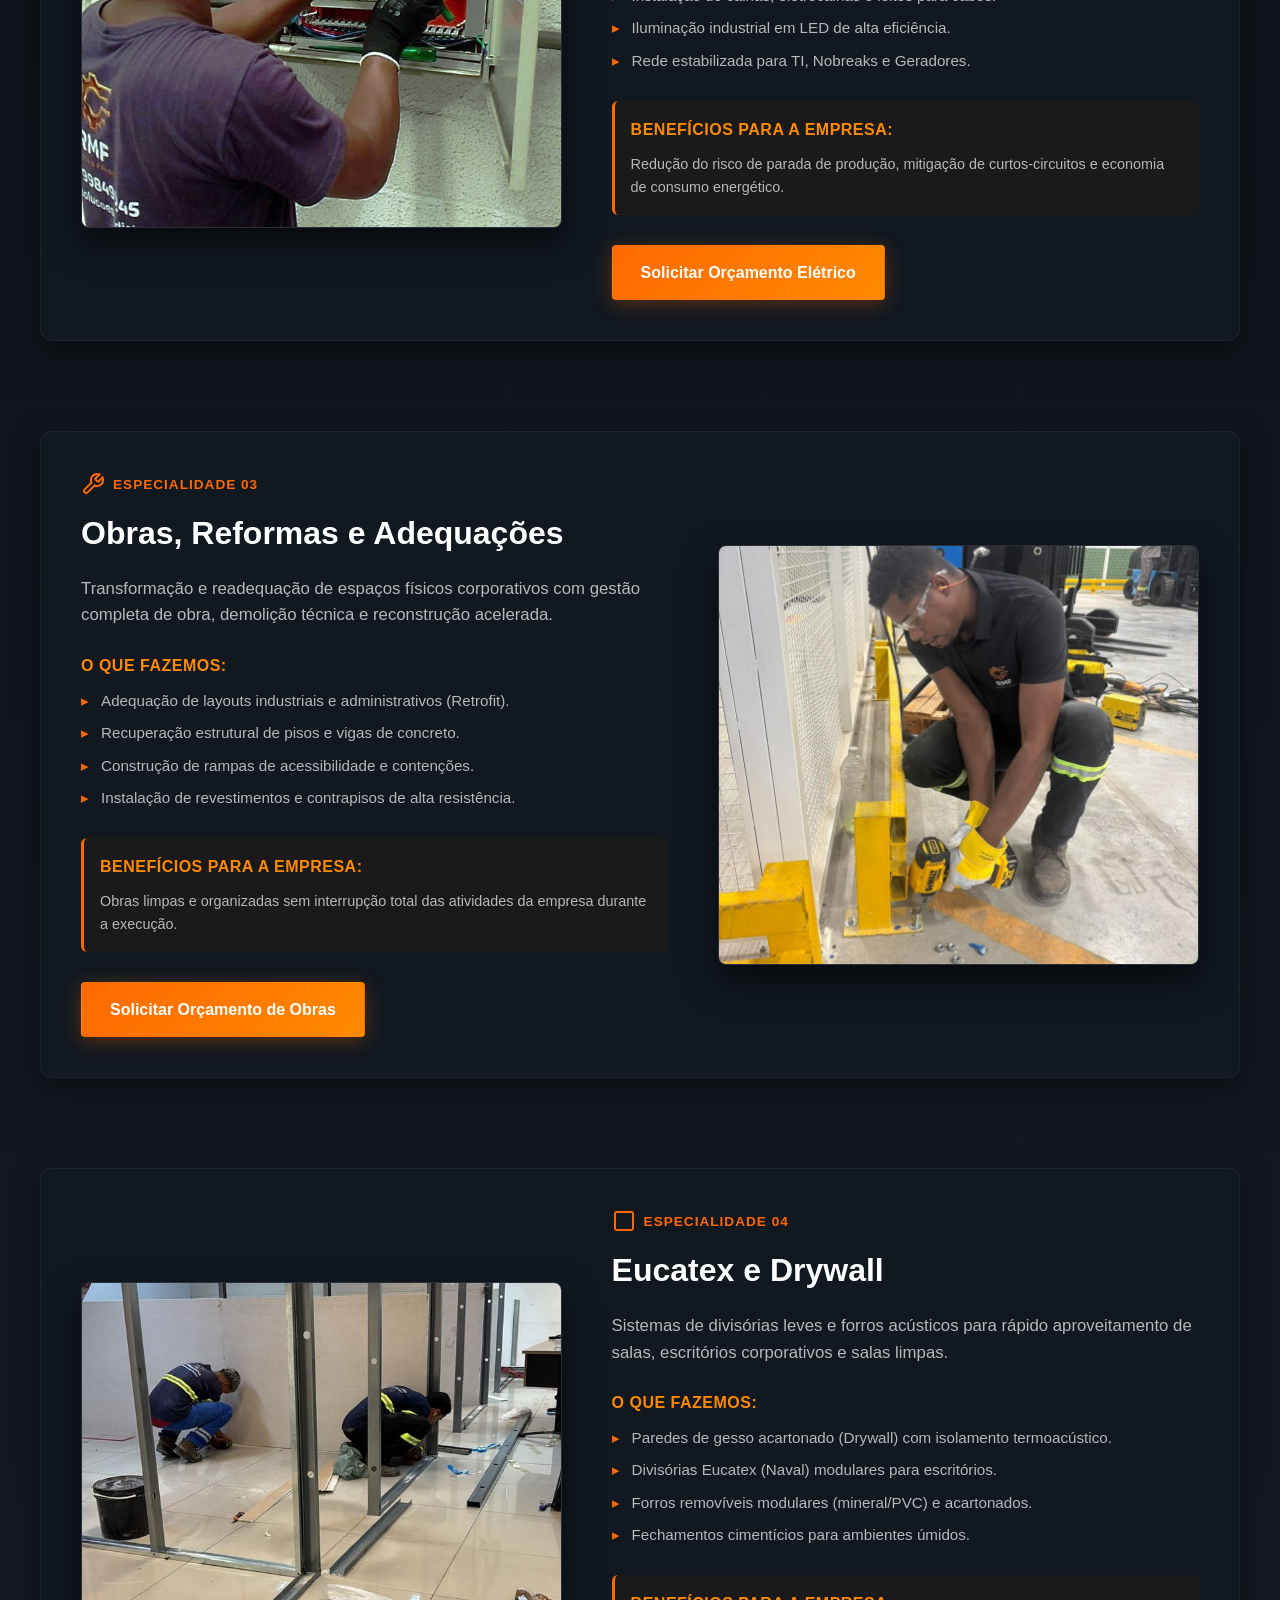
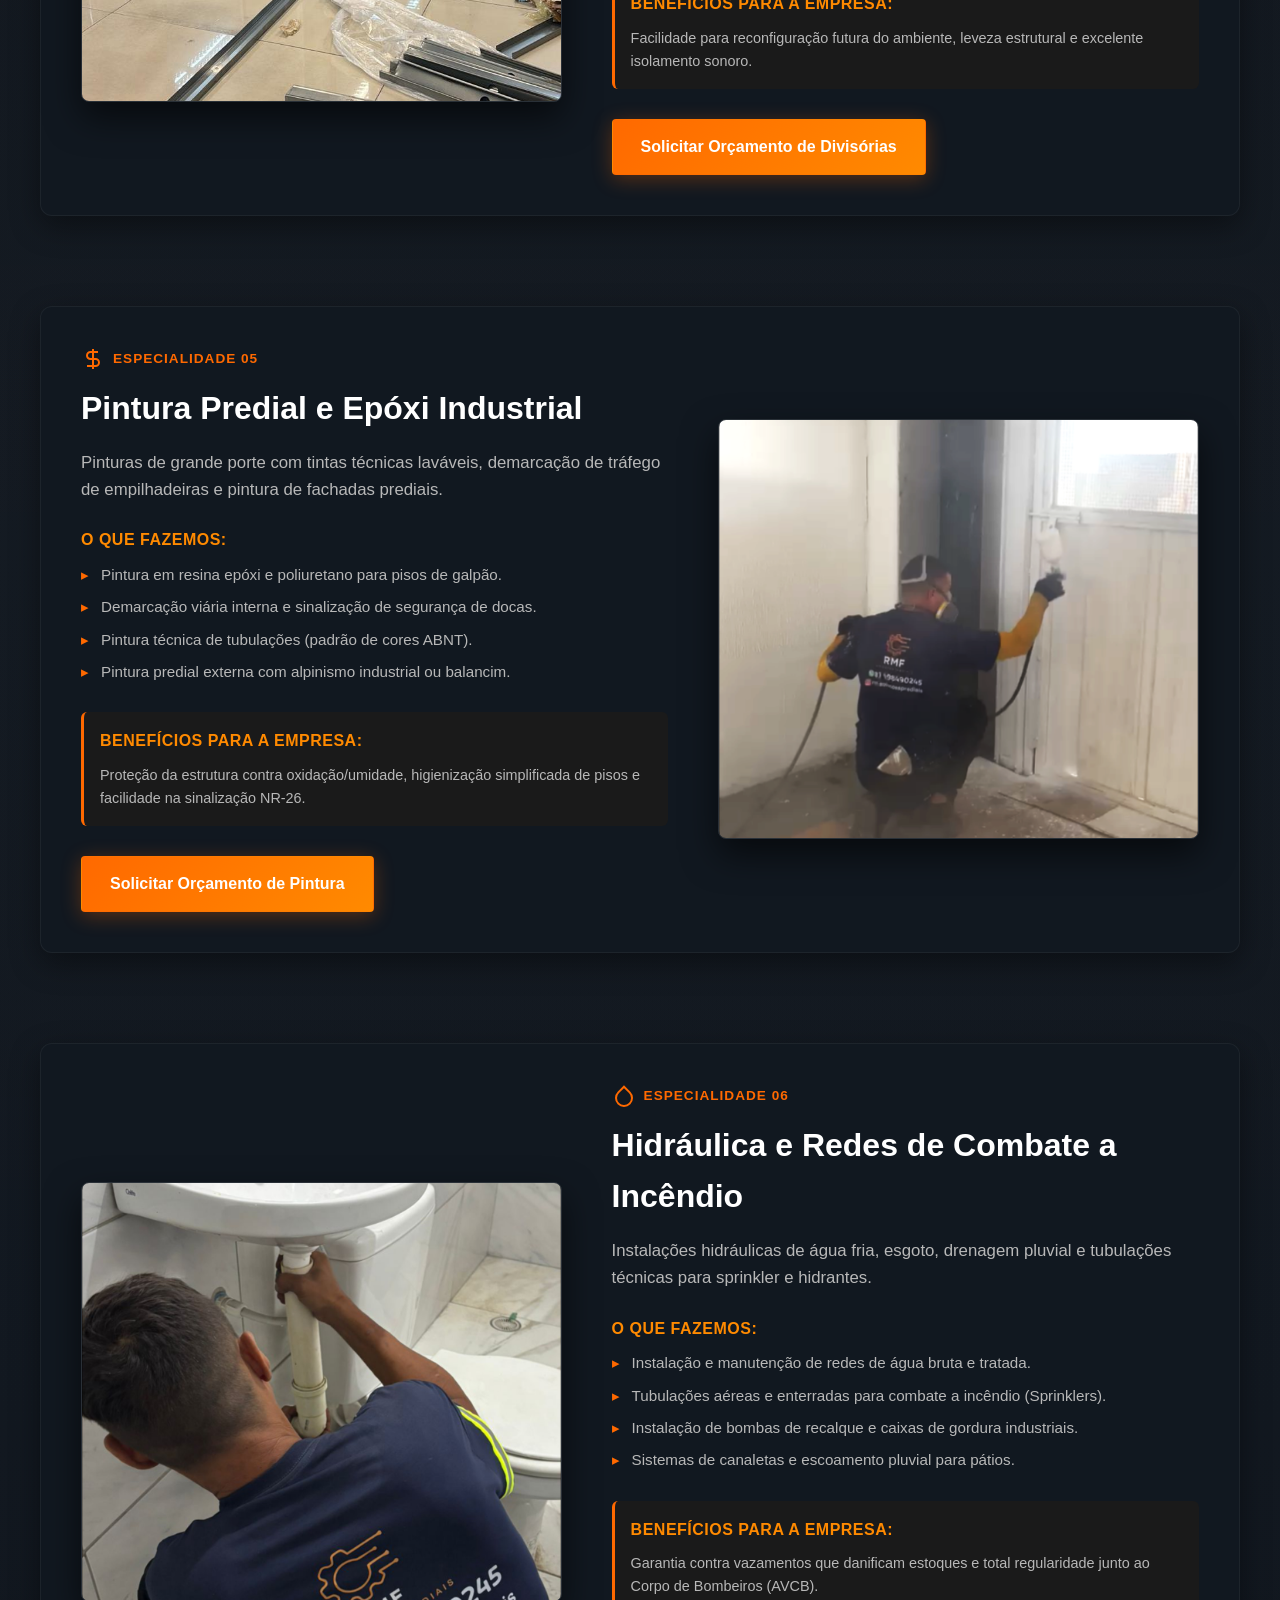
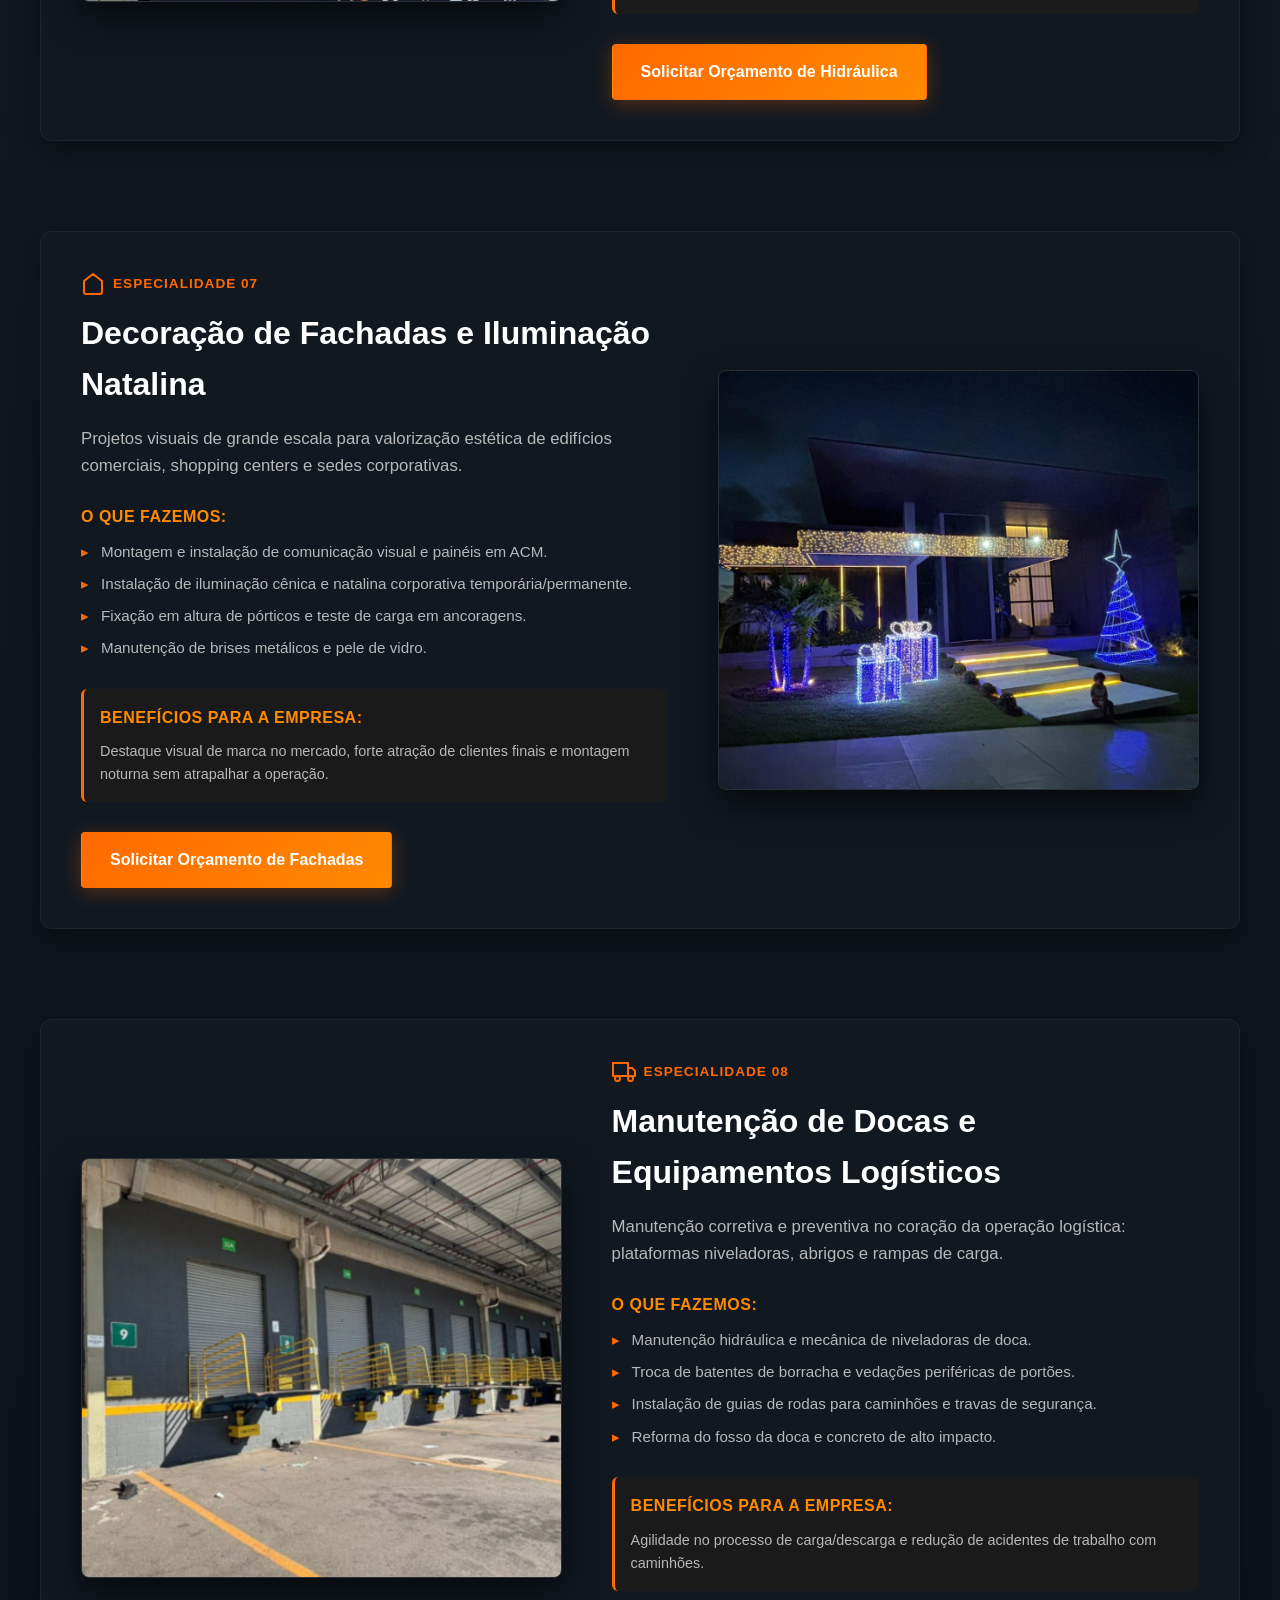
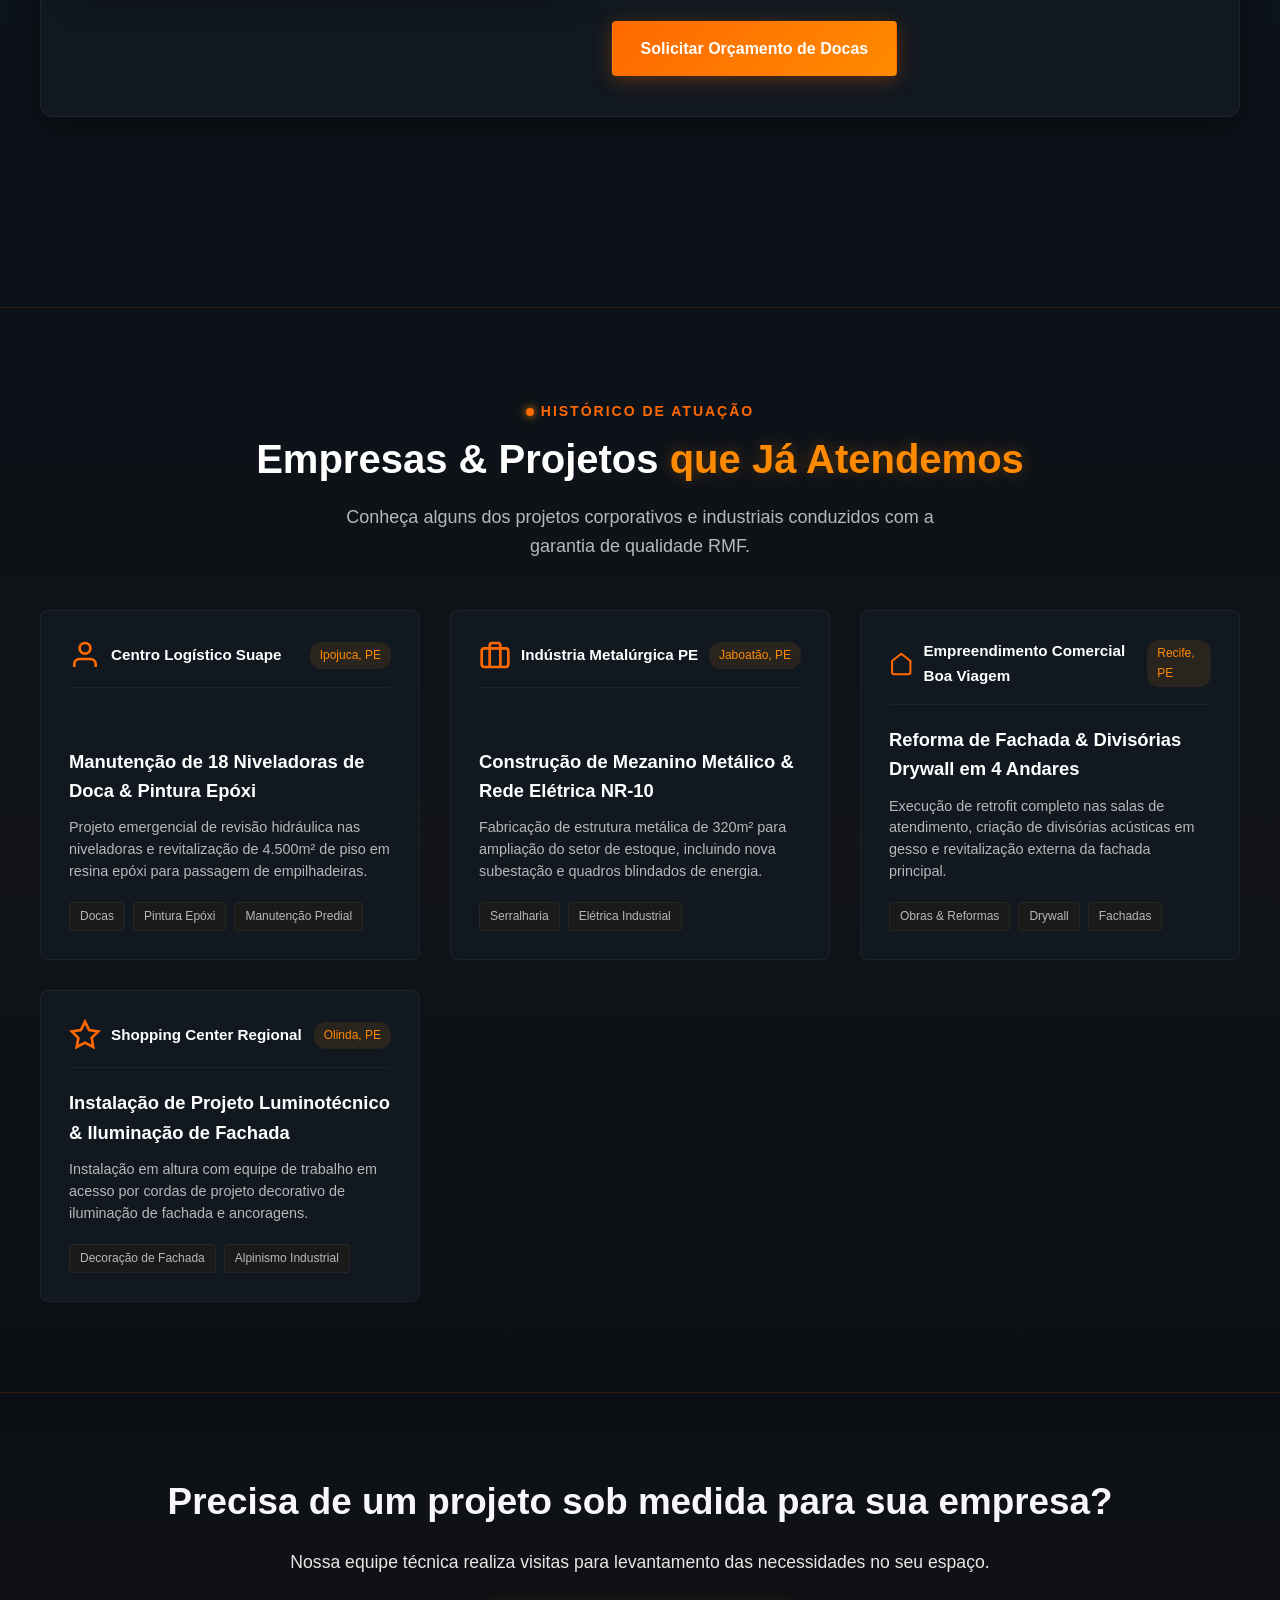
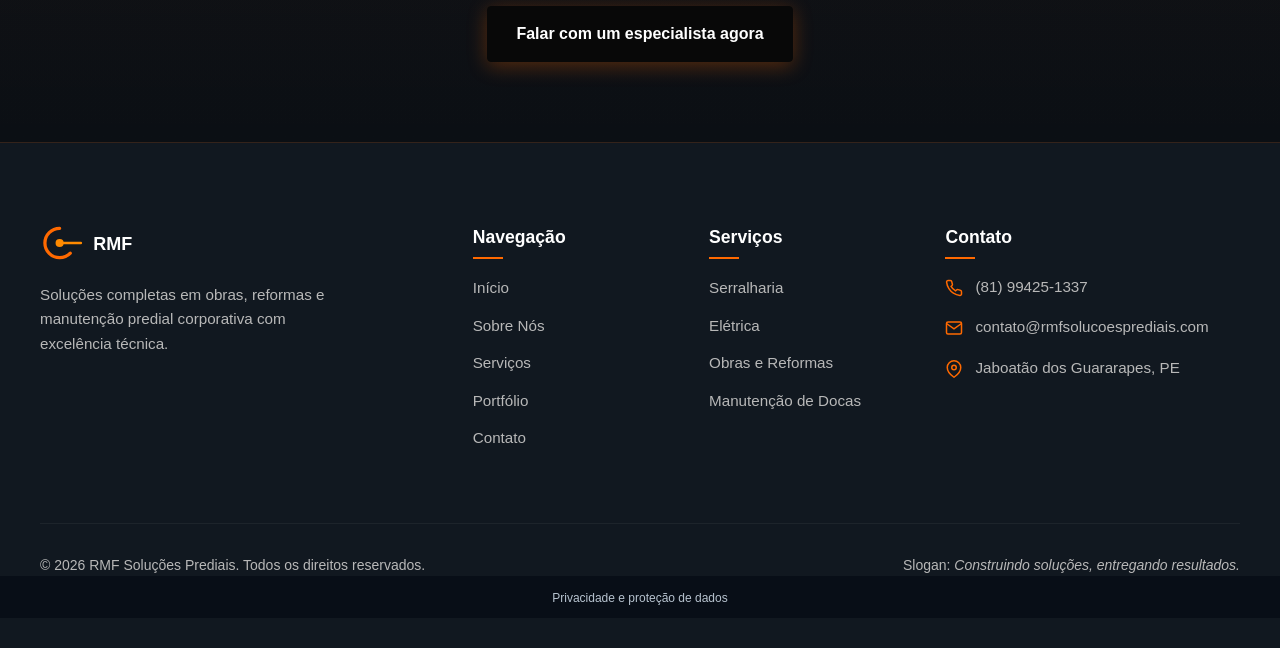
<file: servicos.html>
<!DOCTYPE html>
<html lang="pt-BR">
<head>
  <meta charset="UTF-8">
  <meta name="viewport" content="width=device-width, initial-scale=1.0">
  <meta name="theme-color" content="#080e18">
  <meta property="og:type" content="website">
  <meta property="og:site_name" content="RMF Soluções Prediais">
  <meta name="description" content="Serviços da RMF Soluções Prediais: Serralharia, Elétrica, Obras, Drywall, Pintura, Hidráulica, Fachadas e Docas.">
  <title>Serviços & Cases | RMF Soluções Prediais</title>
  
  <link rel="icon" type="image/png" href="assets/favicon.png">
  <link rel="stylesheet" href="css/style.css">
  <link rel="stylesheet" href="css/servicos.css">
  <link rel="stylesheet" href="css/upgrade.css">
  <link rel="stylesheet" href="css/rmf-premium.css">
</head>
<body>

  <div class="scroll-progress-bar" id="scrollProgress"></div>

  <!-- CABEÇALHO DA PÁGINA -->
  <header class="header" id="header">
    <div class="container">
      <a href="index.html" class="logo-container" aria-label="RMF Soluções Prediais">
        <svg width="220" height="48" viewBox="0 0 220 48" fill="none" xmlns="http://www.w3.org/2000/svg" class="logo-img">
          <path d="M24 6C14.0589 6 6 14.0589 6 24C6 33.9411 14.0589 42 24 42C29.1356 42 33.778 39.8437 37.0657 36.3861" stroke="#FF6900" stroke-width="4" stroke-linecap="round"/>
          <path d="M24 12C17.3726 12 12 17.3726 12 24C12 30.6274 17.3726 36 24 36" stroke="#FF8A00" stroke-width="3"/>
          <circle cx="24" cy="24" r="5" fill="#FF8A00"/>
          <path d="M29 24H50" stroke="#FF8A00" stroke-width="3" stroke-linecap="round"/>
          <circle cx="50" cy="24" r="3" fill="#FF8A00"/>
          <path d="M28 17H45" stroke="#FF6900" stroke-width="3" stroke-linecap="round"/>
          <circle cx="45" cy="17" r="3" fill="#FF6900"/>
          <path d="M28 31H45" stroke="#FF6900" stroke-width="3" stroke-linecap="round"/>
          <circle cx="45" cy="31" r="3" fill="#FF6900"/>
          <rect x="22" y="2" width="4" height="6" rx="1" fill="#FF6900"/>
          <rect x="22" y="40" width="4" height="6" rx="1" fill="#FF6900"/>
          <rect x="2" y="22" width="6" height="4" rx="1" fill="#FF6900"/>
          <text x="65" y="32" font-family="'Inter', sans-serif" font-weight="900" font-size="22" fill="#FFFFFF" letter-spacing="1">RMF</text>
          <text x="125" y="32" font-family="'Inter', sans-serif" font-weight="400" font-size="12" fill="#B8B8B8" letter-spacing="0.5">SOLUÇÕES PREDIAIS</text>
        </svg>
      </a>

      <nav aria-label="Navegação Principal">
        <ul class="nav-menu" id="navMenu">
          <li><a href="index.html" class="nav-link">Início</a></li>
          <li><a href="sobre.html" class="nav-link">Sobre Nós</a></li>
          <li><a href="servicos.html" class="nav-link active">Serviços</a></li>
          <li><a href="portfolio.html" class="nav-link">Portfólio</a></li>
          <li><a href="parceiros.html" class="nav-link">Empresas Parceiras</a></li>
          <li><a href="contato.html" class="nav-link">Contato</a></li>
        </ul>
      </nav>

      <div class="header-cta">
        <a href="contato.html" class="btn btn-primary">Solicite um orçamento</a>
      </div>

      <button class="hamburger" id="hamburger" aria-label="Abrir menu" aria-expanded="false" aria-controls="navMenu">
        <span></span><span></span><span></span>
      </button>
    </div>
  </header>

  <main style="padding-top: var(--header-height);">

    <!-- HERO SERVIÇOS -->
    <section class="services-hero">
      <div class="container reveal">
        <span class="section-tag">Engenharia & Manutenção</span>
        <h1 class="section-title">Soluções Corporativas <span>de Alta Performance</span></h1>
        <p class="section-subtitle">
          Projetos executados sob demanda com rigidez técnica, cumprimento de prazos e conformidade com todas as normas de segurança vigentes.
        </p>

        <!-- MENU RÁPIDO DE SERVIÇOS -->
        <div class="services-quick-nav">
          <a href="#serralharia" class="quick-nav-item">Serralharia</a>
          <a href="#eletrica" class="quick-nav-item">Elétrica</a>
          <a href="#obras" class="quick-nav-item">Obras & Reformas</a>
          <a href="#drywall" class="quick-nav-item">Drywall & Eucatex</a>
          <a href="#pintura" class="quick-nav-item">Pintura</a>
          <a href="#hidraulica" class="quick-nav-item">Hidráulica</a>
          <a href="#fachadas" class="quick-nav-item">Fachadas</a>
          <a href="#docas" class="quick-nav-item">Docas</a>
        </div>
      </div>
    </section>

    <!-- DETALHAMENTO COMPLETO DOS 8 SERVIÇOS -->
    <section class="services-details-section">
      <div class="container">

        <!-- 1. SERRALHARIA -->
        <article class="service-detail-card reveal" id="serralharia">
          <div class="service-detail-info">
            <div class="service-badge">
              <svg width="24" height="24" viewBox="0 0 24 24" fill="none" stroke="currentColor" stroke-width="2"><path d="M3 21h18M5 21V7l8-4 6 4v14"/></svg>
              <span>Especialidade 01</span>
            </div>
            <h2>Serralharia e Estruturas Metálicas</h2>
            <p class="service-desc">
              Executamos projetos metálicos pesados e leves para galpões, centros logísticos e edifícios corporativos com rigor em soldagem, corte e cálculo estrutural.
            </p>
            
            <div class="service-subsections">
              <div class="sub-block">
                <h4>O que fazemos:</h4>
                <ul>
                  <li>Fabricação e montagem de galpões e coberturas metálicas.</li>
                  <li>Construção de mezaninos estruturais sob medida.</li>
                  <li>Portões industriais reforçados e passarelas técnicas.</li>
                  <li>Grades, proteções de máquinas e estruturas em aço carbono/inox.</li>
                </ul>
              </div>
              <div class="sub-block highlight-block">
                <h4>Benefícios para a empresa:</h4>
                <p>Alta durabilidade, rápido tempo de execução em canteiro de obras e maior aproveitamento de espaço vertical com mezaninos.</p>
              </div>
            </div>

            <a href="contato.html?servico=Serralharia" class="btn btn-primary">Solicitar Orçamento de Serralharia</a>
          </div>
          <div class="service-detail-media">
            <img src="assets/imagens/solucoes07.png" alt="Serralharia e Estruturas Metálicas RMF" loading="lazy">
          </div>
        </article>

        <!-- 2. ELÉTRICA -->
        <article class="service-detail-card reverse reveal" id="eletrica">
          <div class="service-detail-info">
            <div class="service-badge">
              <svg width="24" height="24" viewBox="0 0 24 24" fill="none" stroke="currentColor" stroke-width="2"><path d="M13 2L3 14h9l-1 8 10-12h-9l1-8z"/></svg>
              <span>Especialidade 02</span>
            </div>
            <h2>Elétrica Predial e Industrial</h2>
            <p class="service-desc">
              Infraestrutura de energia segura, dimensionada para grandes demandas com foco em eficiência energética e adequação às normas NR-10 e NR-5410.
            </p>
            
            <div class="service-subsections">
              <div class="sub-block">
                <h4>O que fazemos:</h4>
                <ul>
                  <li>Montagem e manutenção de quadros de distribuição (QDT).</li>
                  <li>Instalação de calhas, eletrocalhas e leitos para cabos.</li>
                  <li>Iluminação industrial em LED de alta eficiência.</li>
                  <li>Rede estabilizada para TI, Nobreaks e Geradores.</li>
                </ul>
              </div>
              <div class="sub-block highlight-block">
                <h4>Benefícios para a empresa:</h4>
                <p>Redução do risco de parada de produção, mitigação de curtos-circuitos e economia de consumo energético.</p>
              </div>
            </div>

            <a href="contato.html?servico=Eletrica" class="btn btn-primary">Solicitar Orçamento Elétrico</a>
          </div>
          <div class="service-detail-media">
            <img src="assets/imagens/eletrica.png" alt="Elétrica Predial e Industrial RMF" loading="lazy">
          </div>
        </article>

        <!-- 3. OBRAS & REFORMAS -->
        <article class="service-detail-card reveal" id="obras">
          <div class="service-detail-info">
            <div class="service-badge">
              <svg width="24" height="24" viewBox="0 0 24 24" fill="none" stroke="currentColor" stroke-width="2"><path d="M14.7 6.3a1 1 0 0 0 0 1.4l1.6 1.6a1 1 0 0 0 1.4 0l3.77-3.77a6 6 0 0 1-7.94 7.94l-6.91 6.91a2.12 2.12 0 0 1-3-3l6.91-6.91a6 6 0 0 1 7.94-7.94l-3.76 3.76z"/></svg>
              <span>Especialidade 03</span>
            </div>
            <h2>Obras, Reformas e Adequações</h2>
            <p class="service-desc">
              Transformação e readequação de espaços físicos corporativos com gestão completa de obra, demolição técnica e reconstrução acelerada.
            </p>
            
            <div class="service-subsections">
              <div class="sub-block">
                <h4>O que fazemos:</h4>
                <ul>
                  <li>Adequação de layouts industriais e administrativos (Retrofit).</li>
                  <li>Recuperação estrutural de pisos e vigas de concreto.</li>
                  <li>Construção de rampas de acessibilidade e contenções.</li>
                  <li>Instalação de revestimentos e contrapisos de alta resistência.</li>
                </ul>
              </div>
              <div class="sub-block highlight-block">
                <h4>Benefícios para a empresa:</h4>
                <p>Obras limpas e organizadas sem interrupção total das atividades da empresa durante a execução.</p>
              </div>
            </div>

            <a href="contato.html?servico=Obras" class="btn btn-primary">Solicitar Orçamento de Obras</a>
          </div>
          <div class="service-detail-media">
            <img src="assets/imagens/solucoes01.png" alt="Obras e Reformas Corporativas RMF" loading="lazy">
          </div>
        </article>

        <!-- 4. EUCATEX E DRYWALL -->
        <article class="service-detail-card reverse reveal" id="drywall">
          <div class="service-detail-info">
            <div class="service-badge">
              <svg width="24" height="24" viewBox="0 0 24 24" fill="none" stroke="currentColor" stroke-width="2"><rect x="3" y="3" width="18" height="18" rx="2"/></svg>
              <span>Especialidade 04</span>
            </div>
            <h2>Eucatex e Drywall</h2>
            <p class="service-desc">
              Sistemas de divisórias leves e forros acústicos para rápido aproveitamento de salas, escritórios corporativos e salas limpas.
            </p>
            
            <div class="service-subsections">
              <div class="sub-block">
                <h4>O que fazemos:</h4>
                <ul>
                  <li>Paredes de gesso acartonado (Drywall) com isolamento termoacústico.</li>
                  <li>Divisórias Eucatex (Naval) modulares para escritórios.</li>
                  <li>Forros removíveis modulares (mineral/PVC) e acartonados.</li>
                  <li>Fechamentos cimentícios para ambientes úmidos.</li>
                </ul>
              </div>
              <div class="sub-block highlight-block">
                <h4>Benefícios para a empresa:</h4>
                <p>Facilidade para reconfiguração futura do ambiente, leveza estrutural e excelente isolamento sonoro.</p>
              </div>
            </div>

            <a href="contato.html?servico=Drywall" class="btn btn-primary">Solicitar Orçamento de Divisórias</a>
          </div>
          <div class="service-detail-media">
            <img src="assets/imagens/solucoes02.jpeg" alt="Eucatex e Drywall RMF" loading="lazy">
          </div>
        </article>

        <!-- 5. PINTURA -->
        <article class="service-detail-card reveal" id="pintura">
          <div class="service-detail-info">
            <div class="service-badge">
              <svg width="24" height="24" viewBox="0 0 24 24" fill="none" stroke="currentColor" stroke-width="2"><path d="M12 2v20M17 5H9.5a3.5 3.5 0 0 0 0 7h5a3.5 3.5 0 0 1 0 7H6"/></svg>
              <span>Especialidade 05</span>
            </div>
            <h2>Pintura Predial e Epóxi Industrial</h2>
            <p class="service-desc">
              Pinturas de grande porte com tintas técnicas laváveis, demarcação de tráfego de empilhadeiras e pintura de fachadas prediais.
            </p>
            
            <div class="service-subsections">
              <div class="sub-block">
                <h4>O que fazemos:</h4>
                <ul>
                  <li>Pintura em resina epóxi e poliuretano para pisos de galpão.</li>
                  <li>Demarcação viária interna e sinalização de segurança de docas.</li>
                  <li>Pintura técnica de tubulações (padrão de cores ABNT).</li>
                  <li>Pintura predial externa com alpinismo industrial ou balancim.</li>
                </ul>
              </div>
              <div class="sub-block highlight-block">
                <h4>Benefícios para a empresa:</h4>
                <p>Proteção da estrutura contra oxidação/umidade, higienização simplificada de pisos e facilidade na sinalização NR-26.</p>
              </div>
            </div>

            <a href="contato.html?servico=Pintura" class="btn btn-primary">Solicitar Orçamento de Pintura</a>
          </div>
          <div class="service-detail-media">
            <img src="assets/imagens/solucoes-pintura01.png" alt="Pintura Industrial e Epóxi RMF" loading="lazy">
          </div>
        </article>

        <!-- 6. HIDRÁULICA -->
        <article class="service-detail-card reverse reveal" id="hidraulica">
          <div class="service-detail-info">
            <div class="service-badge">
              <svg width="24" height="24" viewBox="0 0 24 24" fill="none" stroke="currentColor" stroke-width="2"><path d="M12 2.69l5.66 5.66a8 8 0 1 1-11.31 0z"/></svg>
              <span>Especialidade 06</span>
            </div>
            <h2>Hidráulica e Redes de Combate a Incêndio</h2>
            <p class="service-desc">
              Instalações hidráulicas de água fria, esgoto, drenagem pluvial e tubulações técnicas para sprinkler e hidrantes.
            </p>
            
            <div class="service-subsections">
              <div class="sub-block">
                <h4>O que fazemos:</h4>
                <ul>
                  <li>Instalação e manutenção de redes de água bruta e tratada.</li>
                  <li>Tubulações aéreas e enterradas para combate a incêndio (Sprinklers).</li>
                  <li>Instalação de bombas de recalque e caixas de gordura industriais.</li>
                  <li>Sistemas de canaletas e escoamento pluvial para pátios.</li>
                </ul>
              </div>
              <div class="sub-block highlight-block">
                <h4>Benefícios para a empresa:</h4>
                <p>Garantia contra vazamentos que danificam estoques e total regularidade junto ao Corpo de Bombeiros (AVCB).</p>
              </div>
            </div>

            <a href="contato.html?servico=Hidraulica" class="btn btn-primary">Solicitar Orçamento de Hidráulica</a>
          </div>
          <div class="service-detail-media">
            <img src="assets/imagens/solucoes08.png" alt="Hidráulica Industrial RMF" loading="lazy">
          </div>
        </article>

        <!-- 7. FACHADAS & DECORAÇÃO CORPORATIVA -->
        <article class="service-detail-card reveal" id="fachadas">
          <div class="service-detail-info">
            <div class="service-badge">
              <svg width="24" height="24" viewBox="0 0 24 24" fill="none" stroke="currentColor" stroke-width="2"><path d="M3 9l9-7 9 7v11a2 2 0 0 1-2 2H5a2 2 0 0 1-2-2z"/></svg>
              <span>Especialidade 07</span>
            </div>
            <h2>Decoração de Fachadas e Iluminação Natalina</h2>
            <p class="service-desc">
              Projetos visuais de grande escala para valorização estética de edifícios comerciais, shopping centers e sedes corporativas.
            </p>
            
            <div class="service-subsections">
              <div class="sub-block">
                <h4>O que fazemos:</h4>
                <ul>
                  <li>Montagem e instalação de comunicação visual e painéis em ACM.</li>
                  <li>Instalação de iluminação cênica e natalina corporativa temporária/permanente.</li>
                  <li>Fixação em altura de pórticos e teste de carga em ancoragens.</li>
                  <li>Manutenção de brises metálicos e pele de vidro.</li>
                </ul>
              </div>
              <div class="sub-block highlight-block">
                <h4>Benefícios para a empresa:</h4>
                <p>Destaque visual de marca no mercado, forte atração de clientes finais e montagem noturna sem atrapalhar a operação.</p>
              </div>
            </div>

            <a href="contato.html?servico=Fachadas" class="btn btn-primary">Solicitar Orçamento de Fachadas</a>
          </div>
          <div class="service-detail-media">
            <img src="assets/imagens/decoracao-natal02.jpeg" alt="Decoração de Fachadas RMF" loading="lazy">
          </div>
        </article>

        <!-- 8. DOCAS -->
        <article class="service-detail-card reverse reveal" id="docas">
          <div class="service-detail-info">
            <div class="service-badge">
              <svg width="24" height="24" viewBox="0 0 24 24" fill="none" stroke="currentColor" stroke-width="2"><rect x="1" y="3" width="15" height="13"/><polygon points="16 8 20 8 23 11 23 16 16 16 16 8"/><circle cx="5.5" cy="18.5" r="2.5"/><circle cx="18.5" cy="18.5" r="2.5"/></svg>
              <span>Especialidade 08</span>
            </div>
            <h2>Manutenção de Docas e Equipamentos Logísticos</h2>
            <p class="service-desc">
              Manutenção corretiva e preventiva no coração da operação logística: plataformas niveladoras, abrigos e rampas de carga.
            </p>
            
            <div class="service-subsections">
              <div class="sub-block">
                <h4>O que fazemos:</h4>
                <ul>
                  <li>Manutenção hidráulica e mecânica de niveladoras de doca.</li>
                  <li>Troca de batentes de borracha e vedações periféricas de portões.</li>
                  <li>Instalação de guias de rodas para caminhões e travas de segurança.</li>
                  <li>Reforma do fosso da doca e concreto de alto impacto.</li>
                </ul>
              </div>
              <div class="sub-block highlight-block">
                <h4>Benefícios para a empresa:</h4>
                <p>Agilidade no processo de carga/descarga e redução de acidentes de trabalho com caminhões.</p>
              </div>
            </div>

            <a href="contato.html?servico=Docas" class="btn btn-primary">Solicitar Orçamento de Docas</a>
          </div>
          <div class="service-detail-media">
            <img src="assets/imagens/solucoes09.jpg" alt="Manutenção de Docas RMF" loading="lazy">
          </div>
        </article>

      </div>
    </section>

    <!-- SEÇÃO DE CLIENTES ATENDIDOS / CASES DE SUCESSO -->
    <section class="cases-section">
      <div class="container">
        <div class="reveal" style="text-align: center; margin-bottom: 50px;">
          <span class="section-tag">Histórico de Atuação</span>
          <h2 class="section-title">Empresas & Projetos <span>que Já Atendemos</span></h2>
          <p class="section-subtitle" style="margin: 0 auto;">
            Conheça alguns dos projetos corporativos e industriais conduzidos com a garantia de qualidade RMF.
          </p>
        </div>

        <div class="cases-grid">
          
          <!-- CASE CARD 1 -->
          <article class="case-card reveal">
            <div class="case-header">
              <div class="case-client-logo">
                <svg width="32" height="32" viewBox="0 0 24 24" fill="none" stroke="#FF6900" stroke-width="2"><path d="M20 21v-2a4 4 0 0 0-4-4H8a4 4 0 0 0-4 4v2"/><circle cx="12" cy="7" r="4"/></svg>
                <span>Centro Logístico Suape</span>
              </div>
              <span class="case-location">Ipojuca, PE</span>
            </div>
            <div class="case-body">
              <h3 class="case-title">Manutenção de 18 Niveladoras de Doca & Pintura Epóxi</h3>
              <p class="case-description">
                Projeto emergencial de revisão hidráulica nas niveladoras e revitalização de 4.500m² de piso em resina epóxi para passagem de empilhadeiras.
              </p>
              <div class="case-tags">
                <span class="case-tag">Docas</span>
                <span class="case-tag">Pintura Epóxi</span>
                <span class="case-tag">Manutenção Predial</span>
              </div>
            </div>
          </article>

          <!-- CASE CARD 2 -->
          <article class="case-card reveal">
            <div class="case-header">
              <div class="case-client-logo">
                <svg width="32" height="32" viewBox="0 0 24 24" fill="none" stroke="#FF6900" stroke-width="2"><rect x="2" y="7" width="20" height="14" rx="2" ry="2"/><path d="M16 21V5a2 2 0 0 0-2-2h-4a2 2 0 0 0-2 2v16"/></svg>
                <span>Indústria Metalúrgica PE</span>
              </div>
              <span class="case-location">Jaboatão, PE</span>
            </div>
            <div class="case-body">
              <h3 class="case-title">Construção de Mezanino Metálico & Rede Elétrica NR-10</h3>
              <p class="case-description">
                Fabricação de estrutura metálica de 320m² para ampliação do setor de estoque, incluindo nova subestação e quadros blindados de energia.
              </p>
              <div class="case-tags">
                <span class="case-tag">Serralharia</span>
                <span class="case-tag">Elétrica Industrial</span>
              </div>
            </div>
          </article>

          <!-- CASE CARD 3 -->
          <article class="case-card reveal">
            <div class="case-header">
              <div class="case-client-logo">
                <svg width="32" height="32" viewBox="0 0 24 24" fill="none" stroke="#FF6900" stroke-width="2"><path d="M3 9l9-7 9 7v11a2 2 0 0 1-2 2H5a2 2 0 0 1-2-2z"/></svg>
                <span>Empreendimento Comercial Boa Viagem</span>
              </div>
              <span class="case-location">Recife, PE</span>
            </div>
            <div class="case-body">
              <h3 class="case-title">Reforma de Fachada & Divisórias Drywall em 4 Andares</h3>
              <p class="case-description">
                Execução de retrofit completo nas salas de atendimento, criação de divisórias acústicas em gesso e revitalização externa da fachada principal.
              </p>
              <div class="case-tags">
                <span class="case-tag">Obras & Reformas</span>
                <span class="case-tag">Drywall</span>
                <span class="case-tag">Fachadas</span>
              </div>
            </div>
          </article>

          <!-- CASE CARD 4 -->
          <article class="case-card reveal">
            <div class="case-header">
              <div class="case-client-logo">
                <svg width="32" height="32" viewBox="0 0 24 24" fill="none" stroke="#FF6900" stroke-width="2"><polygon points="12 2 15.09 8.26 22 9.27 17 14.14 18.18 21.02 12 17.77 5.82 21.02 7 14.14 2 9.27 8.91 8.26 12 2"/></svg>
                <span>Shopping Center Regional</span>
              </div>
              <span class="case-location">Olinda, PE</span>
            </div>
            <div class="case-body">
              <h3 class="case-title">Instalação de Projeto Luminotécnico & Iluminação de Fachada</h3>
              <p class="case-description">
                Instalação em altura com equipe de trabalho em acesso por cordas de projeto decorativo de iluminação de fachada e ancoragens.
              </p>
              <div class="case-tags">
                <span class="case-tag">Decoração de Fachada</span>
                <span class="case-tag">Alpinismo Industrial</span>
              </div>
            </div>
          </article>

        </div>
      </div>
    </section>

    <!-- CALL TO ACTION FINAL -->
    <section class="services-cta-section">
      <div class="container reveal">
        <h2>Precisa de um projeto sob medida para sua empresa?</h2>
        <p>Nossa equipe técnica realiza visitas para levantamento das necessidades no seu espaço.</p>
        <a href="contato.html" class="btn btn-primary" style="background: #080808; border-color: #080808;">
          Falar com um especialista agora
        </a>
      </div>
    </section>

  </main>

  <!-- RODAPÉ DA PÁGINA -->
  <footer class="footer">
    <div class="container">
      <div class="footer-grid">
        <div class="footer-brand">
          <a href="index.html" class="logo-container">
            <svg width="180" height="40" viewBox="0 0 220 48" fill="none" xmlns="http://www.w3.org/2000/svg">
              <path d="M24 6C14.0589 6 6 14.0589 6 24C6 33.9411 14.0589 42 24 42C29.1356 42 33.778 39.8437 37.0657 36.3861" stroke="#FF6900" stroke-width="4" stroke-linecap="round"/>
              <circle cx="24" cy="24" r="5" fill="#FF8A00"/>
              <path d="M29 24H50" stroke="#FF8A00" stroke-width="3" stroke-linecap="round"/>
              <text x="65" y="32" font-family="'Inter', sans-serif" font-weight="900" font-size="22" fill="#FFFFFF">RMF</text>
            </svg>
          </a>
          <p>Soluções completas em obras, reformas e manutenção predial corporativa com excelência técnica.</p>
        </div>

        <div>
          <h4 class="footer-title">Navegação</h4>
          <ul class="footer-links">
            <li><a href="index.html">Início</a></li>
            <li><a href="sobre.html">Sobre Nós</a></li>
            <li><a href="servicos.html">Serviços</a></li>
            <li><a href="portfolio.html">Portfólio</a></li>
            <li><a href="contato.html">Contato</a></li>
          </ul>
        </div>

        <div>
          <h4 class="footer-title">Serviços</h4>
          <ul class="footer-links">
            <li><a href="servicos.html#serralharia">Serralharia</a></li>
            <li><a href="servicos.html#eletrica">Elétrica</a></li>
            <li><a href="servicos.html#obras">Obras e Reformas</a></li>
            <li><a href="servicos.html#docas">Manutenção de Docas</a></li>
          </ul>
        </div>

        <div>
          <h4 class="footer-title">Contato</h4>
          <ul class="footer-contact">
            <li>
              <svg width="18" height="18" viewBox="0 0 24 24" fill="none" stroke="currentColor" stroke-width="2"><path d="M22 16.92v3a2 2 0 0 1-2.18 2 19.79 19.79 0 0 1-8.63-3.07 19.5 19.5 0 0 1-6-6 19.79 19.79 0 0 1-3.07-8.67A2 2 0 0 1 4.11 2h3a2 2 0 0 1 2 1.72 12.84 12.84 0 0 0 .7 2.81 2 2 0 0 1-.45 2.11L8.09 9.91a16 16 0 0 0 6 6l1.27-1.27a2 2 0 0 1 2.11-.45 12.84 12.84 0 0 0 2.81.7A2 2 0 0 1 22 16.92z"/></svg>
              (81) 99425-1337
            </li>
            <li>
              <svg width="18" height="18" viewBox="0 0 24 24" fill="none" stroke="currentColor" stroke-width="2"><path d="M4 4h16c1.1 0 2 .9 2 2v12c0 1.1-.9 2-2 2H4c-1.1 0-2-.9-2-2V6c0-1.1.9-2 2-2z"/><polyline points="22,6 12,13 2,6"/></svg>
              contato@rmfsolucoesprediais.com
            </li>
            <li>
              <svg width="18" height="18" viewBox="0 0 24 24" fill="none" stroke="currentColor" stroke-width="2"><path d="M21 10c0 7-9 13-9 13s-9-6-9-13a9 9 0 0 1 18 0z"/><circle cx="12" cy="10" r="3"/></svg>
              Jaboatão dos Guararapes, PE
            </li>
          </ul>
        </div>
      </div>

      <div class="footer-bottom">
        <p>&copy; 2026 RMF Soluções Prediais. Todos os direitos reservados.</p>
        <p>Slogan: <em>Construindo soluções, entregando resultados.</em></p>
      </div>
    </div>
  <div style="text-align:center;padding:8px 16px;background:#080e17"><a href="privacidade.html" style="color:#b7c3cf;font-size:12px">Privacidade e proteção de dados</a></div></footer>

  <!-- BOTÕES FLUTUANTES -->
  <div class="floating-actions">
    <a href="https://wa.me/5581994251337" target="_blank" rel="noopener noreferrer" class="floating-btn btn-whatsapp" aria-label="Contato via WhatsApp">
      <svg width="24" height="24" fill="currentColor" viewBox="0 0 24 24"><path d="M.057 24l1.687-6.163c-1.041-1.804-1.588-3.849-1.587-5.946.003-6.556 5.338-11.891 11.893-11.891 3.181.001 6.167 1.24 8.413 3.488 2.245 2.248 3.481 5.236 3.48 8.414-.003 6.557-5.338 11.892-11.893 11.892-1.99-.001-3.951-.5-5.688-1.448l-6.305 1.654zm6.597-3.807c1.676.995 3.276 1.591 5.392 1.592 5.448 0 9.886-4.434 9.889-9.885.002-5.462-4.415-9.89-9.881-9.892-5.452 0-9.887 4.434-9.889 9.884-.001 2.225.651 3.891 1.746 5.634l-0.999 3.648 3.742-0.981z"/></svg>
    </a>
    <button class="floating-btn btn-back-to-top" id="backToTop" aria-label="Voltar ao topo">
      <svg width="20" height="20" viewBox="0 0 24 24" fill="none" stroke="currentColor" stroke-width="2.5"><path d="M18 15l-6-6-6 6"/></svg>
    </button>
  </div>

  <script src="js/main.js"></script>
  <script src="js/upgrade.js" defer></script>
<script src="js/scrollytelling.js" defer></script>
</body>
</html>
</file>
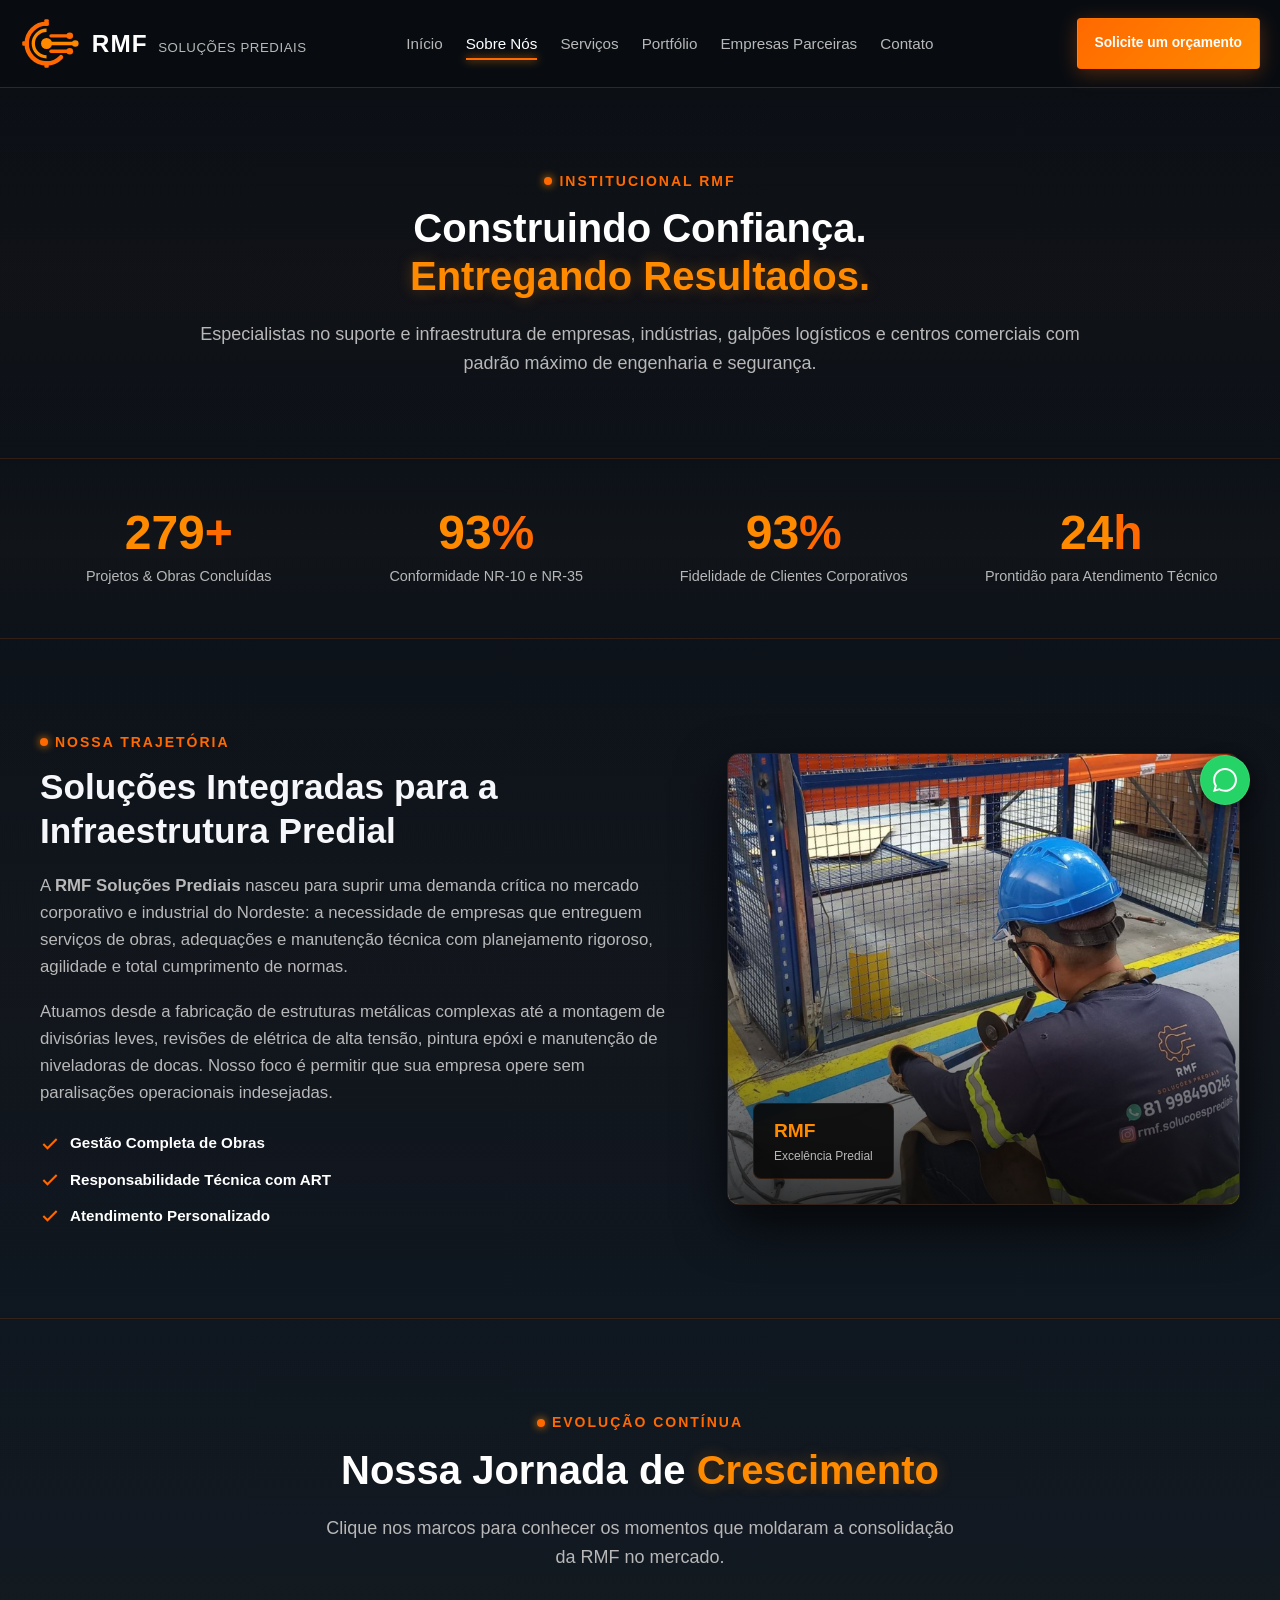
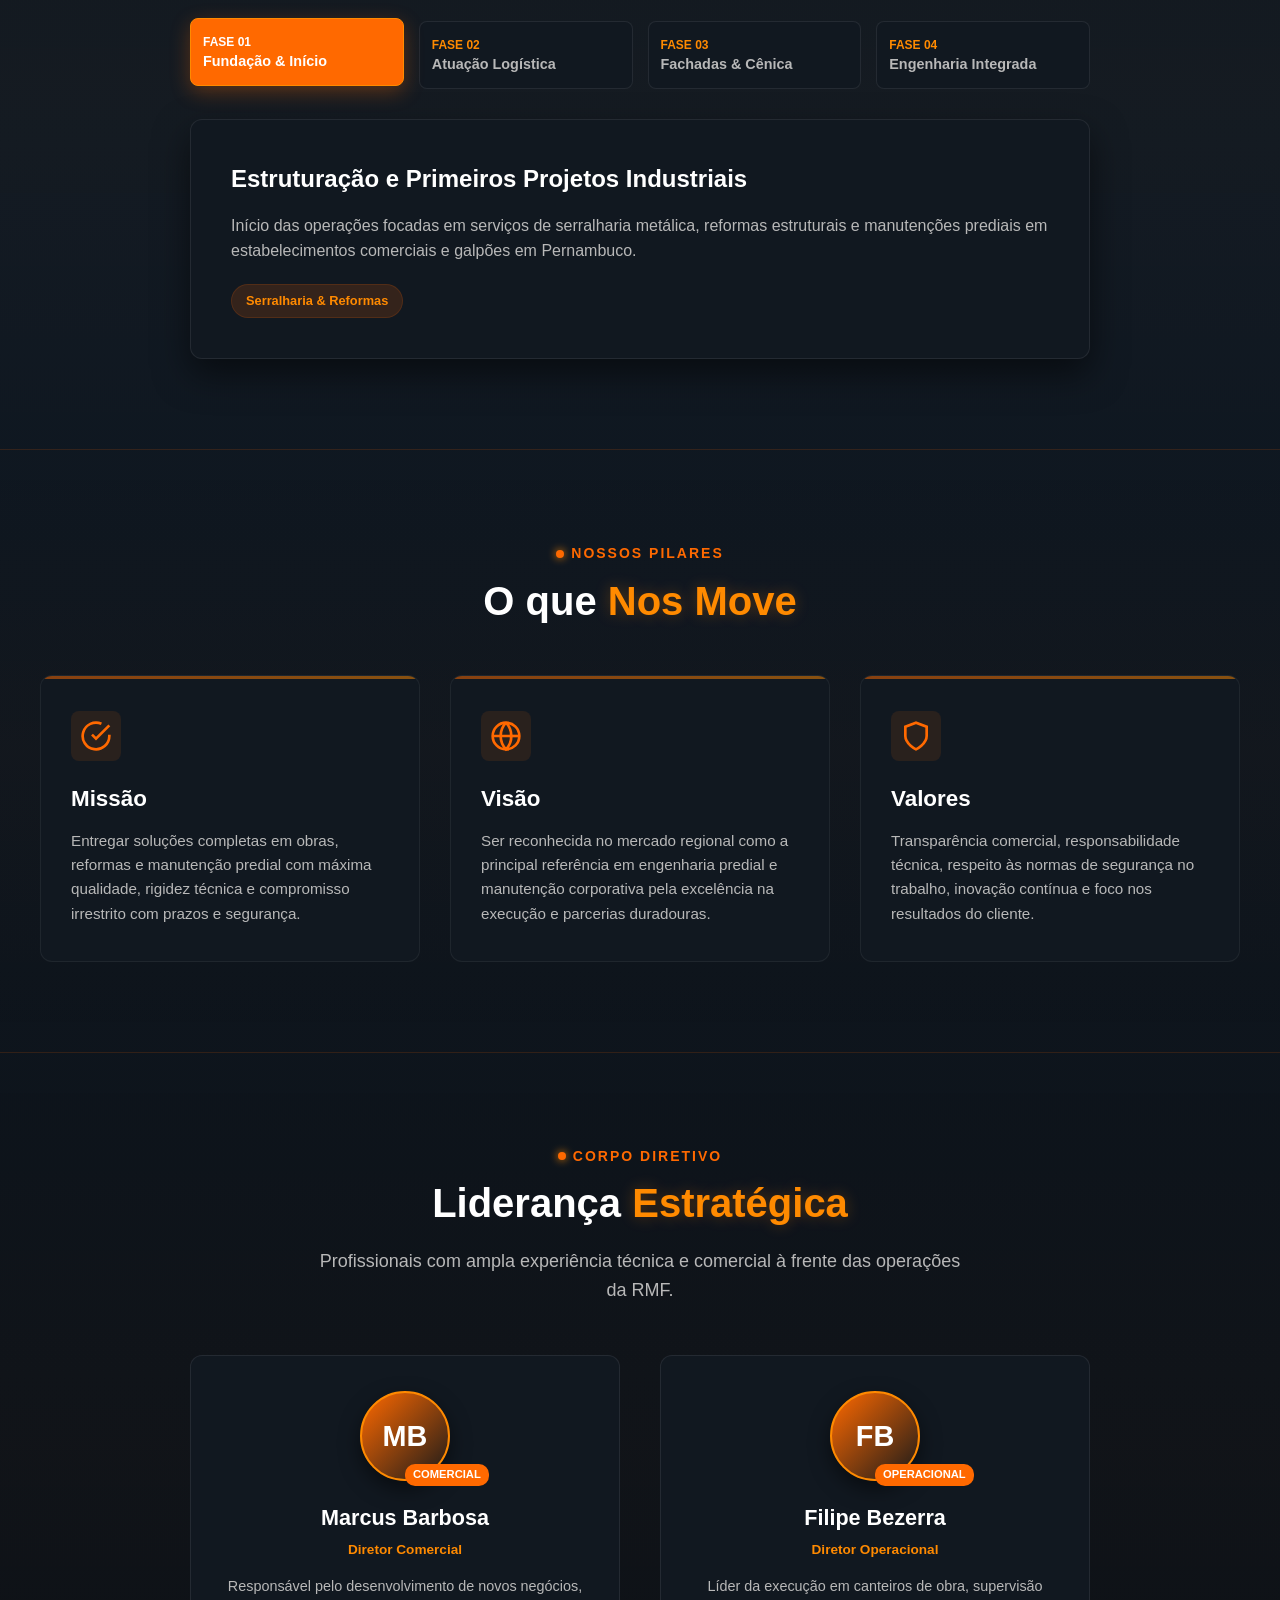
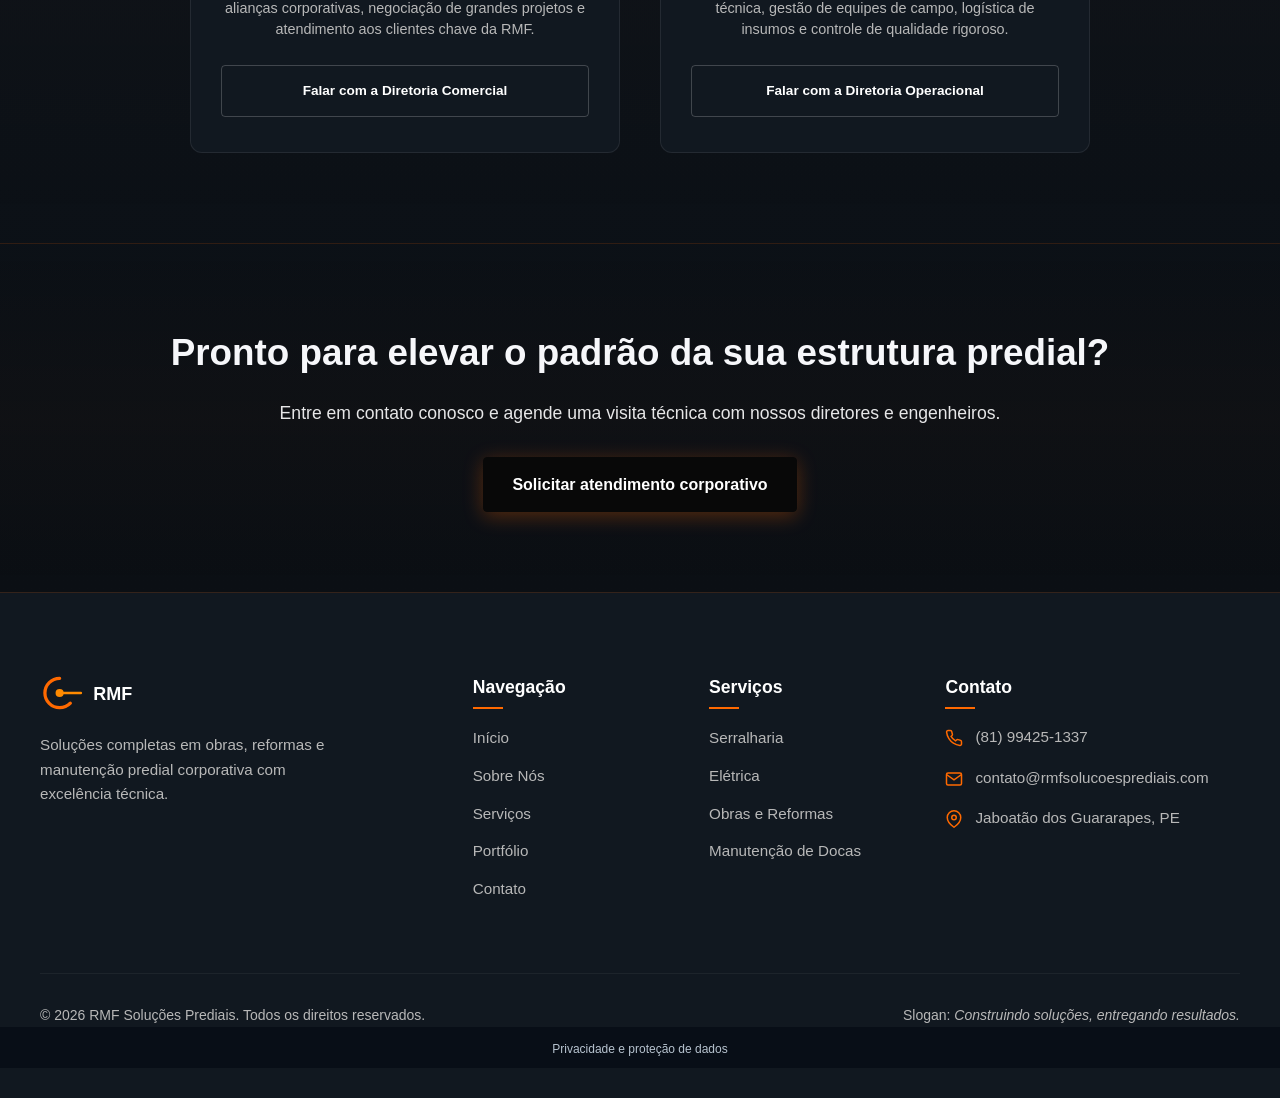
<file: sobre.html>
<!DOCTYPE html>
<html lang="pt-BR">
<head>
  <meta charset="UTF-8">
  <meta name="viewport" content="width=device-width, initial-scale=1.0">
  <meta name="theme-color" content="#080e18">
  <meta property="og:type" content="website">
  <meta property="og:site_name" content="RMF Soluções Prediais">
  <meta name="description" content="Conheça a RMF Soluções Prediais: nossa história, liderança estratégica, missão, visão, valores e compromisso com obras e manutenção corporativa.">
  <title>Sobre Nós | RMF Soluções Prediais</title>

  <link rel="icon" type="image/png" href="assets/favicon.png">
  <link rel="stylesheet" href="css/style.css">
  <link rel="stylesheet" href="css/sobre.css">
  <link rel="stylesheet" href="css/upgrade.css">
  <link rel="stylesheet" href="css/rmf-premium.css">
</head>
<body>

  <div class="scroll-progress-bar" id="scrollProgress"></div>

  <!-- CABEÇALHO DA PÁGINA -->
  <header class="header" id="header">
    <div class="container">
      <a href="index.html" class="logo-container" aria-label="RMF Soluções Prediais">
        <svg width="220" height="48" viewBox="0 0 220 48" fill="none" xmlns="http://www.w3.org/2000/svg" class="logo-img">
          <path d="M24 6C14.0589 6 6 14.0589 6 24C6 33.9411 14.0589 42 24 42C29.1356 42 33.778 39.8437 37.0657 36.3861" stroke="#FF6900" stroke-width="4" stroke-linecap="round"/>
          <path d="M24 12C17.3726 12 12 17.3726 12 24C12 30.6274 17.3726 36 24 36" stroke="#FF8A00" stroke-width="3"/>
          <circle cx="24" cy="24" r="5" fill="#FF8A00"/>
          <path d="M29 24H50" stroke="#FF8A00" stroke-width="3" stroke-linecap="round"/>
          <circle cx="50" cy="24" r="3" fill="#FF8A00"/>
          <path d="M28 17H45" stroke="#FF6900" stroke-width="3" stroke-linecap="round"/>
          <circle cx="45" cy="17" r="3" fill="#FF6900"/>
          <path d="M28 31H45" stroke="#FF6900" stroke-width="3" stroke-linecap="round"/>
          <circle cx="45" cy="31" r="3" fill="#FF6900"/>
          <rect x="22" y="2" width="4" height="6" rx="1" fill="#FF6900"/>
          <rect x="22" y="40" width="4" height="6" rx="1" fill="#FF6900"/>
          <rect x="2" y="22" width="6" height="4" rx="1" fill="#FF6900"/>
          <text x="65" y="32" font-family="'Inter', sans-serif" font-weight="900" font-size="22" fill="#FFFFFF" letter-spacing="1">RMF</text>
          <text x="125" y="32" font-family="'Inter', sans-serif" font-weight="400" font-size="12" fill="#B8B8B8" letter-spacing="0.5">SOLUÇÕES PREDIAIS</text>
        </svg>
      </a>

      <nav aria-label="Navegação Principal">
        <ul class="nav-menu" id="navMenu">
          <li><a href="index.html" class="nav-link">Início</a></li>
          <li><a href="sobre.html" class="nav-link active">Sobre Nós</a></li>
          <li><a href="servicos.html" class="nav-link">Serviços</a></li>
          <li><a href="portfolio.html" class="nav-link">Portfólio</a></li>
          <li><a href="parceiros.html" class="nav-link">Empresas Parceiras</a></li>
          <li><a href="contato.html" class="nav-link">Contato</a></li>
        </ul>
      </nav>

      <div class="header-cta">
        <a href="contato.html" class="btn btn-primary">Solicite um orçamento</a>
      </div>

      <button class="hamburger" id="hamburger" aria-label="Abrir menu" aria-expanded="false" aria-controls="navMenu">
        <span></span><span></span><span></span>
      </button>
    </div>
  </header>

  <main style="padding-top: var(--header-height);">

    <!-- HERO SOBRE NÓS -->
    <section class="about-hero about-hero-centered">
      <div class="container reveal">
        <span class="section-tag">Institucional RMF</span>
        <h1 class="section-title">Construindo Confiança. <br><span>Entregando Resultados.</span></h1>
        <p class="section-subtitle">
          Especialistas no suporte e infraestrutura de empresas, indústrias, galpões logísticos e centros comerciais com padrão máximo de engenharia e segurança.
        </p>
      </div>
    </section>

    <!-- BANNER DE CONTADORES NUMÉRICOS ANIMADOS -->
    <section class="counters-section">
      <div class="container">
        <div class="counters-grid">
          
          <div class="counter-item reveal">
            <div class="counter-number-wrap">
              <span class="counter-number" data-target="350">0</span><span class="plus-sign">+</span>
            </div>
            <p class="counter-label">Projetos & Obras Concluídas</p>
          </div>

          <div class="counter-item reveal">
            <div class="counter-number-wrap">
              <span class="counter-number" data-target="100">0</span><span class="plus-sign">%</span>
            </div>
            <p class="counter-label">Conformidade NR-10 e NR-35</p>
          </div>

          <div class="counter-item reveal">
            <div class="counter-number-wrap">
              <span class="counter-number" data-target="98">0</span><span class="plus-sign">%</span>
            </div>
            <p class="counter-label">Fidelidade de Clientes Corporativos</p>
          </div>

          <div class="counter-item reveal">
            <div class="counter-number-wrap">
              <span class="counter-number" data-target="24">0</span><span class="plus-sign">h</span>
            </div>
            <p class="counter-label">Prontidão para Atendimento Técnico</p>
          </div>

        </div>
      </div>
    </section>

    <!-- SEÇÃO HISTÓRIA E APRESENTAÇÃO -->
    <section class="about-presentation-section">
      <div class="container">
        <div class="presentation-grid">
          
          <div class="presentation-text reveal">
            <span class="section-tag">Nossa Trajetória</span>
            <h2>Soluções Integradas para a <span>Infraestrutura Predial</span></h2>
            <p>
              A <strong>RMF Soluções Prediais</strong> nasceu para suprir uma demanda crítica no mercado corporativo e industrial do Nordeste: a necessidade de empresas que entreguem serviços de obras, adequações e manutenção técnica com planejamento rigoroso, agilidade e total cumprimento de normas.
            </p>
            <p>
              Atuamos desde a fabricação de estruturas metálicas complexas até a montagem de divisórias leves, revisões de elétrica de alta tensão, pintura epóxi e manutenção de niveladoras de docas. Nosso foco é permitir que sua empresa opere sem paralisações operacionais indesejadas.
            </p>

            <div class="pillars-quick-list">
              <div class="p-pill">
                <svg width="20" height="20" viewBox="0 0 24 24" fill="none" stroke="#FF6900" stroke-width="2.5"><polyline points="20 6 9 17 4 12"/></svg>
                <span>Gestão Completa de Obras</span>
              </div>
              <div class="p-pill">
                <svg width="20" height="20" viewBox="0 0 24 24" fill="none" stroke="#FF6900" stroke-width="2.5"><polyline points="20 6 9 17 4 12"/></svg>
                <span>Responsabilidade Técnica com ART</span>
              </div>
              <div class="p-pill">
                <svg width="20" height="20" viewBox="0 0 24 24" fill="none" stroke="#FF6900" stroke-width="2.5"><polyline points="20 6 9 17 4 12"/></svg>
                <span>Atendimento Personalizado</span>
              </div>
            </div>
          </div>

          <!-- MÍDIA/IMAGEM COM DETALHE INTERATIVO -->
          <div class="presentation-media reveal">
            <div class="image-frame-container">
              <img src="assets/imagens/solucoes03.jpg" alt="Equipe RMF em canteiro de obras" loading="lazy">
              <div class="glow-box"></div>
              <div class="badge-experience">
                <strong>RMF</strong>
                <span>Excelência Predial</span>
              </div>
            </div>
          </div>

        </div>
      </div>
    </section>

    <!-- LINHA DO TEMPO INTERATIVA (TIMELINE SLIDER) -->
    <section class="timeline-section">
      <div class="container">
        <div class="reveal" style="text-align: center; margin-bottom: 50px;">
          <span class="section-tag">Evolução Contínua</span>
          <h2 class="section-title">Nossa Jornada de <span>Crescimento</span></h2>
          <p class="section-subtitle" style="margin: 0 auto;">Clique nos marcos para conhecer os momentos que moldaram a consolidação da RMF no mercado.</p>
        </div>

        <div class="interactive-timeline reveal">
          <!-- BOTOES DOS MARCOS -->
          <div class="timeline-nav" id="timelineNav">
            <button class="t-node active" data-index="0">
              <span class="node-year">Fase 01</span>
              <span class="node-title">Fundação & Início</span>
            </button>
            <button class="t-node" data-index="1">
              <span class="node-year">Fase 02</span>
              <span class="node-title">Atuação Logística</span>
            </button>
            <button class="t-node" data-index="2">
              <span class="node-year">Fase 03</span>
              <span class="node-title">Fachadas & Cênica</span>
            </button>
            <button class="t-node" data-index="3">
              <span class="node-year">Fase 04</span>
              <span class="node-title">Engenharia Integrada</span>
            </button>
          </div>

          <!-- CONTEÚDO DINÂMICO DA LINHA DO TEMPO -->
          <div class="timeline-display" id="timelineDisplay">
            <div class="t-content-card active" data-index="0">
              <h3>Estruturação e Primeiros Projetos Industriais</h3>
              <p>Início das operações focadas em serviços de serralharia metálica, reformas estruturais e manutenções prediais em estabelecimentos comerciais e galpões em Pernambuco.</p>
              <div class="t-tag">Serralharia & Reformas</div>
            </div>

            <div class="t-content-card" data-index="1">
              <h3>Expansão para Centros Logísticos & Suape</h3>
              <p>Especialização em manutenção pesada de niveladoras de docas, tratamento de pisos industriais em epóxi e infraestrutura elétrica para galpões de grande porte.</p>
              <div class="t-tag">Docas & Elétrica NR-10</div>
            </div>

            <div class="t-content-card" data-index="2">
              <h3>Decoração de Fachadas & Trabalhos em Altura</h3>
              <p>Implementação de equipe especializada em acesso por corda (alpinismo industrial), instalação de painéis em ACM e iluminação cênica festiva para shopping centers.</p>
              <div class="t-tag">Fachadas & Alpinismo</div>
            </div>

            <div class="t-content-card" data-index="3">
              <h3>Solução Turnkey para Empresas & Indústrias</h3>
              <p>Hoje a RMF atua como parceira estratégica completa, oferecendo desde o projeto inicial até a execução final em múltiplos segmentos com máxima segurança.</p>
              <div class="t-tag">Infraestrutura Completa</div>
            </div>
          </div>
        </div>
      </div>
    </section>

    <!-- MISSÃO, VISÃO E VALORES (CARDS INTERATIVOS COM GLOW) -->
    <section class="mvv-section">
      <div class="container">
        <div class="reveal" style="text-align: center; margin-bottom: 50px;">
          <span class="section-tag">Nossos Pilares</span>
          <h2 class="section-title">O que <span>Nos Move</span></h2>
        </div>

        <div class="mvv-grid">
          
          <div class="mvv-interactive-card reveal">
            <div class="mvv-icon">
              <svg width="32" height="32" viewBox="0 0 24 24" fill="none" stroke="currentColor" stroke-width="2"><path d="M22 11.08V12a10 10 0 1 1-5.93-9.14"/><polyline points="22 4 12 14.01 9 11.01"/></svg>
            </div>
            <h3>Missão</h3>
            <p>Entregar soluções completas em obras, reformas e manutenção predial com máxima qualidade, rigidez técnica e compromisso irrestrito com prazos e segurança.</p>
          </div>

          <div class="mvv-interactive-card reveal">
            <div class="mvv-icon">
              <svg width="32" height="32" viewBox="0 0 24 24" fill="none" stroke="currentColor" stroke-width="2"><circle cx="12" cy="12" r="10"/><path d="M12 2a14.5 14.5 0 0 0 0 20 14.5 14.5 0 0 0 0-20"/><line x1="2" y1="12" x2="22" y2="12"/></svg>
            </div>
            <h3>Visão</h3>
            <p>Ser reconhecida no mercado regional como a principal referência em engenharia predial e manutenção corporativa pela excelência na execução e parcerias duradouras.</p>
          </div>

          <div class="mvv-interactive-card reveal">
            <div class="mvv-icon">
              <svg width="32" height="32" viewBox="0 0 24 24" fill="none" stroke="currentColor" stroke-width="2"><path d="M12 22s8-4 8-10V5l-8-3-8 3v7c0 6 8 10 8 10z"/></svg>
            </div>
            <h3>Valores</h3>
            <p>Transparência comercial, responsabilidade técnica, respeito às normas de segurança no trabalho, inovação contínua e foco nos resultados do cliente.</p>
          </div>

        </div>
      </div>
    </section>

    <!-- LIDERANÇA ESTRATÉGICA (CARDS 3D TILT) -->
    <section class="leadership-section">
      <div class="container">
        <div class="reveal" style="text-align: center; margin-bottom: 50px;">
          <span class="section-tag">Corpo Diretivo</span>
          <h2 class="section-title">Liderança <span>Estratégica</span></h2>
          <p class="section-subtitle" style="margin: 0 auto;">Profissionais com ampla experiência técnica e comercial à frente das operações da RMF.</p>
        </div>

        <div class="leadership-grid">
          
          <!-- DIRETOR 1 -->
          <div class="director-card reveal" id="dirMarcus">
            <div class="director-avatar-wrap">
              <div class="director-avatar-placeholder">MB</div>
              <span class="dir-badge">Comercial</span>
            </div>
            <div class="director-info">
              <h3>Marcus Barbosa</h3>
              <span class="director-role">Diretor Comercial</span>
              <p class="director-bio">
                Responsável pelo desenvolvimento de novos negócios, alianças corporativas, negociação de grandes projetos e atendimento aos clientes chave da RMF.
              </p>
              <a href="contato.html" class="btn btn-secondary btn-dir-contact">Falar com a Diretoria Comercial</a>
            </div>
          </div>

          <!-- DIRETOR 2 -->
          <div class="director-card reveal" id="dirFilipe">
            <div class="director-avatar-wrap">
              <div class="director-avatar-placeholder">FB</div>
              <span class="dir-badge">Operacional</span>
            </div>
            <div class="director-info">
              <h3>Filipe Bezerra</h3>
              <span class="director-role">Diretor Operacional</span>
              <p class="director-bio">
                Líder da execução em canteiros de obra, supervisão técnica, gestão de equipes de campo, logística de insumos e controle de qualidade rigoroso.
              </p>
              <a href="contato.html" class="btn btn-secondary btn-dir-contact">Falar com a Diretoria Operacional</a>
            </div>
          </div>

        </div>
      </div>
    </section>

    <!-- CALL TO ACTION FINAL -->
    <section class="about-cta">
      <div class="container reveal">
        <h2>Pronto para elevar o padrão da sua estrutura predial?</h2>
        <p>Entre em contato conosco e agende uma visita técnica com nossos diretores e engenheiros.</p>
        <a href="contato.html" class="btn btn-primary" style="background: #080808; border-color: #080808;">
          Solicitar atendimento corporativo
        </a>
      </div>
    </section>

  </main>

  <!-- RODAPÉ DA PÁGINA -->
  <footer class="footer">
    <div class="container">
      <div class="footer-grid">
        <div class="footer-brand">
          <a href="index.html" class="logo-container">
            <svg width="180" height="40" viewBox="0 0 220 48" fill="none" xmlns="http://www.w3.org/2000/svg">
              <path d="M24 6C14.0589 6 6 14.0589 6 24C6 33.9411 14.0589 42 24 42C29.1356 42 33.778 39.8437 37.0657 36.3861" stroke="#FF6900" stroke-width="4" stroke-linecap="round"/>
              <circle cx="24" cy="24" r="5" fill="#FF8A00"/>
              <path d="M29 24H50" stroke="#FF8A00" stroke-width="3" stroke-linecap="round"/>
              <text x="65" y="32" font-family="'Inter', sans-serif" font-weight="900" font-size="22" fill="#FFFFFF">RMF</text>
            </svg>
          </a>
          <p>Soluções completas em obras, reformas e manutenção predial corporativa com excelência técnica.</p>
        </div>

        <div>
          <h4 class="footer-title">Navegação</h4>
          <ul class="footer-links">
            <li><a href="index.html">Início</a></li>
            <li><a href="sobre.html">Sobre Nós</a></li>
            <li><a href="servicos.html">Serviços</a></li>
            <li><a href="portfolio.html">Portfólio</a></li>
            <li><a href="contato.html">Contato</a></li>
          </ul>
        </div>

        <div>
          <h4 class="footer-title">Serviços</h4>
          <ul class="footer-links">
            <li><a href="servicos.html#serralharia">Serralharia</a></li>
            <li><a href="servicos.html#eletrica">Elétrica</a></li>
            <li><a href="servicos.html#obras">Obras e Reformas</a></li>
            <li><a href="servicos.html#docas">Manutenção de Docas</a></li>
          </ul>
        </div>

        <div>
          <h4 class="footer-title">Contato</h4>
          <ul class="footer-contact">
            <li>
              <svg width="18" height="18" viewBox="0 0 24 24" fill="none" stroke="currentColor" stroke-width="2"><path d="M22 16.92v3a2 2 0 0 1-2.18 2 19.79 19.79 0 0 1-8.63-3.07 19.5 19.5 0 0 1-6-6 19.79 19.79 0 0 1-3.07-8.67A2 2 0 0 1 4.11 2h3a2 2 0 0 1 2 1.72 12.84 12.84 0 0 0 .7 2.81 2 2 0 0 1-.45 2.11L8.09 9.91a16 16 0 0 0 6 6l1.27-1.27a2 2 0 0 1 2.11-.45 12.84 12.84 0 0 0 2.81.7A2 2 0 0 1 22 16.92z"/></svg>
              (81) 99425-1337
            </li>
            <li>
              <svg width="18" height="18" viewBox="0 0 24 24" fill="none" stroke="currentColor" stroke-width="2"><path d="M4 4h16c1.1 0 2 .9 2 2v12c0 1.1-.9 2-2 2H4c-1.1 0-2-.9-2-2V6c0-1.1.9-2 2-2z"/><polyline points="22,6 12,13 2,6"/></svg>
              contato@rmfsolucoesprediais.com
            </li>
            <li>
              <svg width="18" height="18" viewBox="0 0 24 24" fill="none" stroke="currentColor" stroke-width="2"><path d="M21 10c0 7-9 13-9 13s-9-6-9-13a9 9 0 0 1 18 0z"/><circle cx="12" cy="10" r="3"/></svg>
              Jaboatão dos Guararapes, PE
            </li>
          </ul>
        </div>
      </div>

      <div class="footer-bottom">
        <p>&copy; 2026 RMF Soluções Prediais. Todos os direitos reservados.</p>
        <p>Slogan: <em>Construindo soluções, entregando resultados.</em></p>
      </div>
    </div>
  <div style="text-align:center;padding:8px 16px;background:#080e17"><a href="privacidade.html" style="color:#b7c3cf;font-size:12px">Privacidade e proteção de dados</a></div></footer>

  <!-- BOTÕES FLUTUANTES -->
  <div class="floating-actions">
    <a href="https://wa.me/5581994251337" target="_blank" rel="noopener noreferrer" class="floating-btn btn-whatsapp" aria-label="Contato via WhatsApp">
      <svg width="24" height="24" fill="currentColor" viewBox="0 0 24 24"><path d="M.057 24l1.687-6.163c-1.041-1.804-1.588-3.849-1.587-5.946.003-6.556 5.338-11.891 11.893-11.891 3.181.001 6.167 1.24 8.413 3.488 2.245 2.248 3.481 5.236 3.48 8.414-.003 6.557-5.338 11.892-11.893 11.892-1.99-.001-3.951-.5-5.688-1.448l-6.305 1.654zm6.597-3.807c1.676.995 3.276 1.591 5.392 1.592 5.448 0 9.886-4.434 9.889-9.885.002-5.462-4.415-9.89-9.881-9.892-5.452 0-9.887 4.434-9.889 9.884-.001 2.225.651 3.891 1.746 5.634l-0.999 3.648 3.742-0.981z"/></svg>
    </a>
    <button class="floating-btn btn-back-to-top" id="backToTop" aria-label="Voltar ao topo">
      <svg width="20" height="20" viewBox="0 0 24 24" fill="none" stroke="currentColor" stroke-width="2.5"><path d="M18 15l-6-6-6 6"/></svg>
    </button>
  </div>

  <script src="js/main.js"></script>
  <script src="js/sobre.js"></script>
  <script src="js/upgrade.js" defer></script>
<script src="js/scrollytelling.js" defer></script>
</body>
</html>
</file>
<file: css/style.css>
/* ==========================================================================
   RMF SOLUÇÕES PREDIAIS - ESTILOS GLOBAIS E COMPONENTES
   ========================================================================== */

/* --- VARIÁVEIS CSS --- */
:root {
  --bg-primary: #080808;
  --bg-secondary: #111111;
  --bg-card: #1a1a1a;
  --bg-card-hover: #222222;
  
  --color-orange-primary: #FF6900;
  --color-orange-glow: #FF8A00;
  --color-text-primary: #FFFFFF;
  --color-text-secondary: #B8B8B8;
  --color-border: rgba(255, 105, 0, 0.15);
  --color-border-glow: rgba(255, 138, 0, 0.5);

  --font-family-base: 'Inter', -apple-system, BlinkMacSystemFont, 'Segoe UI', Roboto, sans-serif;
  --transition-fast: 0.2s ease;
  --transition-normal: 0.3s cubic-bezier(0.4, 0, 0.2, 1);
  --transition-slow: 0.5s cubic-bezier(0.4, 0, 0.2, 1);

  --container-width: 1240px;
  --header-height: 80px;
}

/* --- RESET & BASE --- */
*, *::before, *::after {
  box-sizing: border-box;
  margin: 0;
  padding: 0;
}

html {
  scroll-behavior: smooth;
  font-size: 16px;
}

body {
  background-color: var(--bg-primary);
  color: var(--color-text-primary);
  font-family: var(--font-family-base);
  line-height: 1.6;
  overflow-x: hidden;
  -webkit-font-smoothing: antialiased;
}

a {
  color: inherit;
  text-decoration: none;
  transition: color var(--transition-fast);
}

ul {
  list-style: none;
}

img {
  max-width: 100%;
  height: auto;
  display: block;
}

/* --- LAYOUT CONTAINER --- */
.container {
  width: 100%;
  max-width: var(--container-width);
  margin: 0 auto;
  padding: 0 20px;
}

/* --- TIPOGRAFIA --- */
.section-tag {
  display: inline-block;
  color: var(--color-orange-primary);
  font-size: 0.875rem;
  font-weight: 700;
  letter-spacing: 2px;
  text-transform: uppercase;
  margin-bottom: 12px;
  position: relative;
  padding-left: 15px;
}

.section-tag::before {
  content: '';
  position: absolute;
  left: 0;
  top: 50%;
  transform: translateY(-50%);
  width: 8px;
  height: 8px;
  background-color: var(--color-orange-primary);
  border-radius: 50%;
  box-shadow: 0 0 8px var(--color-orange-glow);
}

.section-title {
  font-size: 2.5rem;
  font-weight: 800;
  line-height: 1.2;
  margin-bottom: 20px;
  color: var(--color-text-primary);
}

.section-title span {
  color: var(--color-orange-glow);
  text-shadow: 0 0 15px rgba(255, 138, 0, 0.3);
}

.section-subtitle {
  font-size: 1.125rem;
  color: var(--color-text-secondary);
  max-width: 650px;
  margin-bottom: 40px;
}

/* --- BOTÕES --- */
.btn {
  display: inline-flex;
  align-items: center;
  justify-content: center;
  gap: 10px;
  padding: 14px 28px;
  font-size: 1rem;
  font-weight: 600;
  border-radius: 4px;
  cursor: pointer;
  border: 1px solid transparent;
  transition: all var(--transition-normal);
  text-align: center;
}

.btn-primary {
  background: linear-gradient(135deg, var(--color-orange-primary), var(--color-orange-glow));
  color: #ffffff;
  box-shadow: 0 4px 20px rgba(255, 105, 0, 0.3);
}

.btn-primary:hover {
  transform: translateY(-2px);
  box-shadow: 0 6px 25px rgba(255, 138, 0, 0.5);
  background: linear-gradient(135deg, var(--color-orange-glow), var(--color-orange-primary));
}

.btn-secondary {
  background-color: transparent;
  border-color: rgba(255, 255, 255, 0.2);
  color: var(--color-text-primary);
}

.btn-secondary:hover {
  border-color: var(--color-orange-primary);
  color: var(--color-orange-primary);
  background-color: rgba(255, 105, 0, 0.05);
}

.btn-icon {
  transition: transform var(--transition-fast);
}

.btn:hover .btn-icon {
  transform: translateX(4px);
}

/* --- CABEÇALHO DA PÁGINA --- */
.header {
  position: fixed;
  top: 0;
  left: 0;
  width: 100%;
  height: var(--header-height);
  background-color: rgba(8, 8, 8, 0.85);
  backdrop-filter: blur(12px);
  -webkit-backdrop-filter: blur(12px);
  z-index: 1000;
  border-bottom: 1px solid rgba(255, 255, 255, 0.05);
  transition: all var(--transition-normal);
}

.header.scrolled {
  background-color: rgba(8, 8, 8, 0.95);
  border-bottom-color: var(--color-border);
  box-shadow: 0 10px 30px rgba(0, 0, 0, 0.8);
}

.header .container {
  display: flex;
  align-items: center;
  justify-content: space-between;
  height: 100%;
}

.logo-container {
  display: flex;
  align-items: center;
  gap: 12px;
}

.logo-img {
  height: 45px;
  width: auto;
  object-fit: contain;
}

.nav-menu {
  display: flex;
  align-items: center;
  gap: 32px;
}

.nav-link {
  font-size: 0.95rem;
  font-weight: 500;
  color: var(--color-text-secondary);
  position: relative;
  padding: 8px 0;
}

.nav-link:hover,
.nav-link.active {
  color: var(--color-text-primary);
}

.nav-link::after {
  content: '';
  position: absolute;
  bottom: 0;
  left: 0;
  width: 0%;
  height: 2px;
  background-color: var(--color-orange-primary);
  transition: width var(--transition-normal);
  box-shadow: 0 0 8px var(--color-orange-glow);
}

.nav-link:hover::after,
.nav-link.active::after {
  width: 100%;
}

.header-cta {
  display: flex;
  align-items: center;
}

/* --- MENU MOBILE HAMBURGER --- */
.hamburger {
  display: none;
  flex-direction: column;
  justify-content: space-between;
  width: 30px;
  height: 21px;
  background: transparent;
  border: none;
  cursor: pointer;
  padding: 0;
  z-index: 1001;
}

.hamburger span {
  width: 100%;
  height: 3px;
  background-color: var(--color-text-primary);
  border-radius: 2px;
  transition: all var(--transition-normal);
}

.hamburger.active span:nth-child(1) {
  transform: translateY(9px) rotate(45deg);
  background-color: var(--color-orange-primary);
}

.hamburger.active span:nth-child(2) {
  opacity: 0;
}

.hamburger.active span:nth-child(3) {
  transform: translateY(-9px) rotate(-45deg);
  background-color: var(--color-orange-primary);
}

/* --- BARRA DE PROGRESSO & AÇÕES FLUTUANTES --- */
.scroll-progress-bar {
  position: fixed;
  top: 0;
  left: 0;
  height: 3px;
  background: linear-gradient(to right, var(--color-orange-primary), var(--color-orange-glow));
  width: 0%;
  z-index: 1001;
  transition: width 0.1s ease-out;
}

.floating-actions {
  position: fixed;
  bottom: 30px;
  right: 30px;
  display: flex;
  flex-direction: column;
  gap: 15px;
  z-index: 999;
}

.floating-btn {
  width: 50px;
  height: 50px;
  border-radius: 50%;
  display: flex;
  align-items: center;
  justify-content: center;
  color: #fff;
  box-shadow: 0 4px 15px rgba(0, 0, 0, 0.5);
  transition: all var(--transition-normal);
  border: 1px solid rgba(255, 255, 255, 0.1);
}

.btn-whatsapp {
  background-color: #25D366;
  font-size: 1.5rem;
}

.btn-whatsapp:hover {
  transform: scale(1.1);
  box-shadow: 0 6px 20px rgba(37, 211, 102, 0.4);
}

.btn-back-to-top {
  background-color: var(--bg-card);
  opacity: 0;
  visibility: hidden;
  transform: translateY(20px);
}

.btn-back-to-top.visible {
  opacity: 1;
  visibility: visible;
  transform: translateY(0);
}

.btn-back-to-top:hover {
  background-color: var(--color-orange-primary);
  transform: translateY(-3px);
}

/* --- HERO SECTION & CANVAS 3D --- */
.hero-section {
  padding: 140px 0 90px;
  position: relative;
  overflow: hidden;
  background: radial-gradient(circle at 75% 30%, rgba(255, 105, 0, 0.12) 0%, rgba(8, 8, 8, 1) 65%);
}

.hero-grid {
  display: grid;
  grid-template-columns: 1.1fr 0.9fr;
  gap: 40px;
  align-items: center;
}

.hero-title {
  font-size: 3.2rem;
  font-weight: 900;
  line-height: 1.15;
  margin-bottom: 24px;
}

.highlight-text {
  color: var(--color-orange-glow);
  text-shadow: 0 0 20px rgba(255, 138, 0, 0.3);
}

.hero-buttons {
  display: flex;
  gap: 16px;
  flex-wrap: wrap;
  margin-bottom: 40px;
}

.hero-stats {
  display: flex;
  align-items: center;
  gap: 20px;
  background: var(--bg-card);
  padding: 16px 24px;
  border-radius: 8px;
  border: 1px solid var(--color-border);
  width: fit-content;
}

.h-stat-item strong {
  display: block;
  font-size: 1.4rem;
  font-weight: 800;
  color: var(--color-orange-glow);
}

.h-stat-item span {
  font-size: 0.75rem;
  color: var(--color-text-secondary);
}

.h-stat-divider {
  width: 1px;
  height: 35px;
  background-color: rgba(255, 255, 255, 0.1);
}

.canvas-3d-wrapper {
  position: relative;
  width: 100%;
  height: 480px;
  background: rgba(17, 17, 17, 0.6);
  backdrop-filter: blur(8px);
  border-radius: 16px;
  border: 1px solid var(--color-border);
  box-shadow: 0 20px 50px rgba(0, 0, 0, 0.8);
  display: flex;
  align-items: center;
  justify-content: center;
  cursor: grab;
}

.canvas-3d-wrapper:active {
  cursor: grabbing;
}

#rmfLogo3DCanvas {
  width: 100%;
  height: 100%;
}

.canvas-instruction {
  position: absolute;
  bottom: 15px;
  left: 50%;
  transform: translateX(-50%);
  background: rgba(8, 8, 8, 0.85);
  border: 1px solid rgba(255, 255, 255, 0.1);
  padding: 6px 14px;
  border-radius: 20px;
  display: flex;
  align-items: center;
  gap: 8px;
  font-size: 0.75rem;
  color: var(--color-text-secondary);
  pointer-events: none;
}

.canvas-instruction svg {
  color: var(--color-orange-primary);
}

.float-tag {
  position: absolute;
  background: rgba(8, 8, 8, 0.9);
  backdrop-filter: blur(10px);
  border: 1px solid var(--color-border);
  padding: 10px 16px;
  border-radius: 8px;
  display: flex;
  align-items: center;
  gap: 10px;
  font-size: 0.85rem;
  font-weight: 700;
  color: var(--color-text-primary);
  box-shadow: 0 10px 25px rgba(0, 0, 0, 0.5);
  animation: floatAnim 4s ease-in-out infinite alternate;
}

.float-tag-1 { top: 25px; left: -20px; }
.float-tag-2 { bottom: 40px; right: -20px; animation-delay: 2s; }

@keyframes floatAnim {
  from { transform: translateY(0px); }
  to { transform: translateY(-10px); }
}

/* --- CARDS DE SERVIÇO --- */
.service-card {
  background-color: var(--bg-card);
  padding: 32px 28px;
  border-radius: 8px;
  border: 1px solid rgba(255, 255, 255, 0.05);
  transition: all var(--transition-normal);
  display: flex;
  flex-direction: column;
}

.service-card:hover {
  transform: translateY(-6px);
  border-color: var(--color-orange-primary);
  box-shadow: 0 12px 30px rgba(255, 105, 0, 0.15);
}

.service-icon-box {
  width: 50px;
  height: 50px;
  background: rgba(255, 105, 0, 0.1);
  border-radius: 6px;
  display: flex;
  align-items: center;
  justify-content: center;
  margin-bottom: 20px;
  color: var(--color-orange-primary);
}

.service-card h3 { font-size: 1.25rem; margin-bottom: 12px; }
.service-card p { color: var(--color-text-secondary); font-size: 0.95rem; margin-bottom: 20px; line-height: 1.5; }
.service-card a { color: var(--color-orange-primary); font-weight: 600; margin-top: auto; display: inline-flex; align-items: center; gap: 6px; }

.index-cta-section {
  padding: 80px 0;
  background: linear-gradient(135deg, var(--color-orange-primary) 0%, #111111 100%);
  text-align: center;
}

.index-cta-section h2 { font-size: 2.3rem; font-weight: 800; margin-bottom: 16px; }
.index-cta-section p { font-size: 1.1rem; color: rgba(255, 255, 255, 0.9); margin-bottom: 30px; }

/* --- RODAPÉ --- */
.footer {
  background-color: var(--bg-secondary);
  border-top: 1px solid var(--color-border);
  padding: 80px 0 30px;
}

.footer-grid {
  display: grid;
  grid-template-columns: 2fr 1fr 1fr 1.5fr;
  gap: 40px;
  margin-bottom: 60px;
}

.footer-brand p { color: var(--color-text-secondary); margin-top: 20px; font-size: 0.95rem; max-width: 320px; }
.footer-title { font-size: 1.1rem; font-weight: 700; color: var(--color-text-primary); margin-bottom: 24px; position: relative; }
.footer-title::after { content: ''; position: absolute; left: 0; bottom: -8px; width: 30px; height: 2px; background-color: var(--color-orange-primary); }

.footer-links li { margin-bottom: 12px; }
.footer-links a { color: var(--color-text-secondary); font-size: 0.95rem; }
.footer-links a:hover { color: var(--color-orange-glow); padding-left: 5px; }

.footer-contact li { display: flex; align-items: flex-start; gap: 12px; color: var(--color-text-secondary); font-size: 0.95rem; margin-bottom: 16px; }
.footer-contact svg { color: var(--color-orange-primary); flex-shrink: 0; margin-top: 4px; }

.footer-bottom {
  border-top: 1px solid rgba(255, 255, 255, 0.05);
  padding-top: 30px;
  display: flex;
  justify-content: space-between;
  align-items: center;
  font-size: 0.875rem;
  color: var(--color-text-secondary);
}

/* --- ANIMAÇÕES REVEAL --- */
.reveal {
  opacity: 0;
  transform: translateY(30px);
  transition: opacity 0.8s ease-out, transform 0.8s ease-out;
}

.reveal.active {
  opacity: 1;
  transform: translateY(0);
}

/* --- RESPONSIVIDADE --- */
@media (max-width: 992px) {
  .nav-menu {
    position: fixed;
    top: var(--header-height);
    right: -100%;
    width: 100%;
    max-width: 320px;
    height: calc(100vh - var(--header-height));
    background-color: var(--bg-secondary);
    flex-direction: column;
    align-items: flex-start;
    padding: 40px 30px;
    gap: 24px;
    border-left: 1px solid var(--color-border);
    transition: right var(--transition-normal);
  }

  .nav-menu.active { right: 0; }
  .hamburger { display: flex; }
  .header-cta { display: none; }
  .hero-grid { grid-template-columns: 1fr; gap: 50px; }
  .canvas-3d-wrapper { height: 380px; }
  .float-tag-1 { left: 10px; }
  .float-tag-2 { right: 10px; }
  .footer-grid { grid-template-columns: 1fr 1fr; }
}

@media (max-width: 576px) {
  .hero-title { font-size: 2.3rem; }
  .hero-stats { flex-direction: column; align-items: flex-start; width: 100%; }
  .h-stat-divider { display: none; }
  .footer-grid { grid-template-columns: 1fr; }
  .footer-bottom { flex-direction: column; gap: 15px; text-align: center; }
}
</file>
<file: css/contato.css>
/* ==========================================================================
   RMF SOLUÇÕES PREDIAIS - ESTILOS PÁGINA CONTATO & ASSISTENTE INTERATIVO
   ========================================================================== */

/* --- HERO CONTATO --- */
.contact-hero {
  padding: 80px 0 40px;
  background: radial-gradient(circle at 50% 0%, rgba(255, 105, 0, 0.08) 0%, rgba(8, 8, 8, 1) 70%);
  text-align: center;
}

/* --- CARDS INTERATIVOS DE CONTATO --- */
.contact-cards-section {
  padding: 40px 0 80px;
}

.contact-cards-grid {
  display: grid;
  grid-template-columns: repeat(auto-fit, minmax(300px, 1fr));
  gap: 30px;
}

.interactive-card {
  background-color: var(--bg-secondary);
  border: 1px solid rgba(255, 255, 255, 0.06);
  border-radius: 12px;
  padding: 35px 30px;
  display: flex;
  flex-direction: column;
  position: relative;
  overflow: hidden;
  transition: all var(--transition-normal);
}

.interactive-card:hover {
  transform: translateY(-8px);
  border-color: var(--color-border);
  box-shadow: 0 15px 35px rgba(0, 0, 0, 0.6);
}

.highlight-card {
  background: linear-gradient(145deg, var(--bg-secondary) 0%, #1a120b 100%);
  border-color: rgba(255, 105, 0, 0.3);
}

.card-icon-wrap {
  width: 60px;
  height: 60px;
  border-radius: 10px;
  display: flex;
  align-items: center;
  justify-content: center;
  margin-bottom: 20px;
}

.icon-wa {
  background: rgba(37, 211, 102, 0.15);
  color: #25D366;
}

.icon-email {
  background: rgba(255, 105, 0, 0.15);
  color: var(--color-orange-primary);
}

.icon-location {
  background: rgba(255, 138, 0, 0.15);
  color: var(--color-orange-glow);
}

.card-tag {
  font-size: 0.75rem;
  font-weight: 700;
  color: var(--color-orange-glow);
  text-transform: uppercase;
  letter-spacing: 1px;
  margin-bottom: 8px;
}

.interactive-card h3 {
  font-size: 1.35rem;
  font-weight: 800;
  color: var(--color-text-primary);
  margin-bottom: 8px;
}

.card-detail {
  font-size: 1.1rem;
  font-weight: 700;
  color: var(--color-text-primary);
  margin-bottom: 10px;
  word-break: break-all;
}

.card-subtext {
  font-size: 0.85rem;
  color: var(--color-text-secondary);
  margin-bottom: 25px;
  line-height: 1.4;
}

.btn-card-action {
  margin-top: auto;
  width: 100%;
}

/* --- SEÇÃO DO FORMULÁRIO COM ASSISTENTE --- */
.form-section {
  padding: 80px 0;
  background-color: var(--bg-card);
  border-top: 1px solid var(--color-border);
  border-bottom: 1px solid var(--color-border);
}

.form-layout {
  display: grid;
  grid-template-columns: 0.9fr 1.1fr;
  gap: 60px;
  align-items: flex-start;
}

.form-intro h2 {
  font-size: 2.2rem;
  font-weight: 800;
  margin-bottom: 16px;
  line-height: 1.2;
}

.form-intro p {
  color: var(--color-text-secondary);
  font-size: 1rem;
  margin-bottom: 35px;
}

.interactive-features-list {
  display: flex;
  flex-direction: column;
  gap: 24px;
}

.f-item {
  display: flex;
  align-items: flex-start;
  gap: 16px;
  background: var(--bg-secondary);
  padding: 20px;
  border-radius: 8px;
  border: 1px solid rgba(255, 255, 255, 0.04);
}

.f-num {
  font-size: 1.2rem;
  font-weight: 900;
  color: var(--color-orange-primary);
  background: rgba(255, 105, 0, 0.1);
  width: 40px;
  height: 40px;
  border-radius: 50%;
  display: flex;
  align-items: center;
  justify-content: center;
  flex-shrink: 0;
}

.f-item h4 {
  font-size: 1rem;
  color: var(--color-text-primary);
  margin-bottom: 4px;
}

.f-item p {
  font-size: 0.85rem;
  color: var(--color-text-secondary);
  margin-bottom: 0;
}

/* --- CARD WRAP DO FORMULÁRIO --- */
.form-card-wrap {
  background-color: var(--bg-secondary);
  border: 1px solid rgba(255, 255, 255, 0.08);
  border-radius: 12px;
  padding: 40px;
  position: relative;
  overflow: hidden;
  box-shadow: 0 20px 50px rgba(0, 0, 0, 0.6);
}

/* BARRA DE PROGRESSO DO FORMULÁRIO */
.form-progress {
  position: absolute;
  top: 0;
  left: 0;
  width: 100%;
  height: 4px;
  background-color: rgba(255, 255, 255, 0.05);
}

.progress-fill {
  height: 100%;
  width: 0%;
  background: linear-gradient(90deg, var(--color-orange-primary), var(--color-orange-glow));
  transition: width 0.3s ease;
}

/* ABAS DE MÉTODOS DE ENVIO */
.send-method-tabs {
  display: grid;
  grid-template-columns: 1fr 1fr;
  gap: 10px;
  margin-bottom: 30px;
  background-color: var(--bg-card);
  padding: 6px;
  border-radius: 8px;
}

.method-tab {
  background: transparent;
  border: none;
  color: var(--color-text-secondary);
  padding: 10px;
  border-radius: 6px;
  font-size: 0.85rem;
  font-weight: 600;
  cursor: pointer;
  display: flex;
  align-items: center;
  justify-content: center;
  gap: 8px;
  transition: all var(--transition-fast);
}

.method-tab.active {
  background-color: var(--color-orange-primary);
  color: #ffffff;
  box-shadow: 0 4px 12px rgba(255, 105, 0, 0.3);
}

/* ELEMENTOS DO FORMULÁRIO */
.contact-form .form-row {
  display: grid;
  grid-template-columns: 1fr 1fr;
  gap: 20px;
}

.form-group {
  margin-bottom: 22px;
}

.form-group label {
  display: block;
  font-size: 0.875rem;
  font-weight: 600;
  margin-bottom: 8px;
  color: var(--color-text-primary);
}

.form-group input,
.form-group select,
.form-group textarea {
  width: 100%;
  padding: 14px 18px;
  background: var(--bg-card);
  border: 1px solid rgba(255, 255, 255, 0.08);
  border-radius: 6px;
  color: #ffffff;
  font-family: inherit;
  font-size: 0.95rem;
  transition: all var(--transition-fast);
}

.form-group input:focus,
.form-group select:focus,
.form-group textarea:focus {
  outline: none;
  border-color: var(--color-orange-primary);
  box-shadow: 0 0 10px rgba(255, 105, 0, 0.2);
}

/* PILLS DE SELEÇÃO RÁPIDA (RADIO) */
.radio-pill-group {
  display: grid;
  grid-template-columns: repeat(auto-fit, minmax(130px, 1fr));
  gap: 10px;
}

.radio-pill {
  cursor: pointer;
}

.radio-pill input {
  display: none;
}

.radio-pill span {
  display: block;
  text-align: center;
  padding: 10px;
  background-color: var(--bg-card);
  border: 1px solid rgba(255, 255, 255, 0.08);
  border-radius: 6px;
  font-size: 0.8rem;
  font-weight: 600;
  color: var(--color-text-secondary);
  transition: all var(--transition-fast);
}

.radio-pill input:checked + span {
  background-color: rgba(255, 105, 0, 0.15);
  border-color: var(--color-orange-primary);
  color: var(--color-orange-glow);
}

.btn-submit-form {
  width: 100%;
  padding: 16px;
  font-size: 1rem;
}

.form-feedback {
  margin-top: 15px;
  padding: 12px;
  border-radius: 6px;
  font-size: 0.9rem;
  display: none;
  text-align: center;
}

.form-feedback.success {
  display: block;
  background-color: rgba(37, 211, 102, 0.15);
  color: #25D366;
  border: 1px solid #25D366;
}

.form-feedback.error {
  display: block;
  background-color: rgba(255, 77, 77, 0.15);
  color: #ff4d4d;
  border: 1px solid #ff4d4d;
}

/* --- FAQ ACCORDION --- */
.faq-section {
  padding: 90px 0;
}

.faq-accordion {
  max-width: 800px;
  margin: 0 auto;
  display: flex;
  flex-direction: column;
  gap: 16px;
}

.faq-item {
  background-color: var(--bg-secondary);
  border: 1px solid rgba(255, 255, 255, 0.06);
  border-radius: 8px;
  overflow: hidden;
  transition: border-color var(--transition-fast);
}

.faq-item.active {
  border-color: var(--color-border);
}

.faq-question {
  width: 100%;
  padding: 22px 28px;
  background: transparent;
  border: none;
  color: var(--color-text-primary);
  font-size: 1.05rem;
  font-weight: 700;
  text-align: left;
  cursor: pointer;
  display: flex;
  justify-content: space-between;
  align-items: center;
}

.faq-icon {
  color: var(--color-orange-primary);
  transition: transform var(--transition-normal);
}

.faq-item.active .faq-icon {
  transform: rotate(180deg);
}

.faq-answer {
  max-height: 0;
  overflow: hidden;
  transition: max-height 0.4s cubic-bezier(0, 1, 0, 1);
  padding: 0 28px;
}

.faq-item.active .faq-answer {
  max-height: 300px;
  padding: 0 28px 22px;
  transition: max-height 0.4s ease-in-out;
}

.faq-answer p {
  color: var(--color-text-secondary);
  font-size: 0.95rem;
  line-height: 1.6;
}

/* --- RESPONSIVIDADE --- */
@media (max-width: 992px) {
  .form-layout {
    grid-template-columns: 1fr;
    gap: 40px;
  }
}

@media (max-width: 576px) {
  .contact-form .form-row {
    grid-template-columns: 1fr;
    gap: 0;
  }

  .form-card-wrap {
    padding: 25px 20px;
  }
}
</file>
<file: css/upgrade.css>
/* RMF 2026 — identidade tecnológica e melhorias responsivas */
:root { --header-height: 88px; }
html { scroll-behavior: smooth; scroll-padding-top: 100px; }
body { background-color: #070e17; }
.header { background:rgba(5,12,21,.94); border-bottom:1px solid rgba(255,145,28,.2); }
.header .container { gap:clamp(12px,2vw,30px); max-width: 1450px; }
.logo-container { flex:0 0 auto; min-width:0; }
.logo-img { width:clamp(195px,19vw,265px); height:auto; max-width:100%; overflow:visible; }
.nav-menu { gap:clamp(12px,1.8vw,29px); }
.nav-link { white-space:nowrap; }
.header-cta .btn { white-space:nowrap; padding:13px 17px; font-size:.86rem; }
.hero-section { background:radial-gradient(ellipse at 76% 43%,rgba(16,65,96,.48),transparent 52%),radial-gradient(ellipse at 5% 90%,rgba(255,105,0,.08),transparent 50%),#070e17; overflow:hidden; }
.hero-title { letter-spacing:-.045em; line-height:1.12; text-wrap:balance; }
.highlight-text { color:#ffac27; }
.canvas-3d-wrapper { isolation:isolate; overflow:hidden; border:1px solid rgba(255,166,51,.35); border-radius:25px; background:radial-gradient(circle at 50% 45%,rgba(255,159,25,.14),transparent 38%),radial-gradient(circle at 50% 50%,#16334a 0%,#07121e 70%); box-shadow:0 30px 90px #0009, inset 0 0 70px #0c2636; }
.canvas-3d-wrapper:before { content:''; position:absolute; inset:0; background-image:linear-gradient(#ffac2312 1px,transparent 1px),linear-gradient(90deg,#ffac2312 1px,transparent 1px); background-size:32px 32px; transform:perspective(450px) rotateX(65deg) scale(1.8); transform-origin:center 80%; opacity:.5; pointer-events:none; }
#rmfLogo3DCanvas { position:relative; z-index:2; touch-action:none; }
.tech-orbit { position:absolute; left:50%; top:49%; border:1px solid #ffab3040; border-radius:50%; box-shadow:0 0 28px #ffac2715; pointer-events:none; }
.orbit-one { width:75%; aspect-ratio:1; transform:translate(-50%,-50%) rotateX(66deg); animation:orbitGlow 9s linear infinite; }
.orbit-two { width:57%; aspect-ratio:1; transform:translate(-50%,-50%) rotateX(65deg); border-style:dashed; animation:orbitGlow 12s linear infinite reverse; }
.tech-caption { position:absolute; z-index:3; left:50%; top:50%; transform:translate(-50%,-50%); pointer-events:none; display:flex; flex-direction:column; align-items:center; text-align:center; text-shadow:0 4px 18px #000,0 0 28px #000; }
.tech-caption-kicker { font-size:9px; letter-spacing:.24em; color:#ffb34b; white-space:nowrap; }
.tech-caption strong { font-size:clamp(36px,5vw,62px); line-height:1; font-weight:900; color:white; letter-spacing:.02em; }
.tech-caption small { font-size:clamp(8px,.85vw,11px); font-weight:800; letter-spacing:.1em; color:#ffad32; white-space:nowrap; }
.float-tag { z-index:4; backdrop-filter:blur(8px); }
@keyframes orbitGlow { 50% { opacity:.45; filter:drop-shadow(0 0 15px #ffa726); } }
.about-hero-centered .container { text-align:center; }
.about-hero-centered .section-subtitle { margin-inline:auto!important; max-width:920px; text-align:center!important; }
.btn,.service-card,.portfolio-card,.nav-link { transition:transform .25s ease,box-shadow .25s ease,border-color .25s ease,background .25s ease; }
.btn:hover { transform:translateY(-3px); box-shadow:0 10px 25px #ff8a002e; }
:focus-visible { outline:3px solid #ffb33e!important; outline-offset:4px; }
.delivery-note { color:#aeb9c6; font-size:.8rem; line-height:1.55; margin-top:12px; }
.intro-screen { position:fixed; inset:0; z-index:9999; background:radial-gradient(circle,#17344a,#060b12 65%); display:flex; flex-direction:column; justify-content:center; align-items:center; gap:15px; transition:opacity .7s ease,visibility .7s; pointer-events:none; }
.intro-screen.is-hidden { opacity:0; visibility:hidden; }
.intro-gear { color:#ff9e1b; font-size:110px; line-height:1; animation:introSpin 2s ease-in-out both; filter:drop-shadow(0 0 25px #ff8a0077); }
.intro-brand { font-size:clamp(38px,7vw,65px); color:#fff; font-weight:900; letter-spacing:.08em; text-align:center; }
.intro-brand span { display:block; color:#ffac27; font-size:clamp(12px,1.5vw,17px); letter-spacing:.25em; }
.intro-line { height:3px; width:180px; background:linear-gradient(90deg,transparent,#ff9e1b,transparent); animation:loadLine 1.8s ease-out both; }
@keyframes introSpin { from { transform:rotate(-180deg) scale(.55); opacity:0; } to { transform:rotate(360deg) scale(1); opacity:1; } }
@keyframes loadLine { from { transform:scaleX(0); } to { transform:scaleX(1); } }
@media(max-width:1120px){ .header-cta {display:none;} .nav-menu{gap:16px;} }
@media(max-width:900px){ .header .container{gap:12px;} .logo-img{width:210px;} .nav-menu{gap:0;} .tech-caption strong{font-size:44px;} }
@media(max-width:480px){ .logo-img{width:195px;} .canvas-3d-wrapper{height:350px;} .tech-caption strong{font-size:38px;} .float-tag{font-size:10px;} }
@media(prefers-reduced-motion:reduce){ *,*:before,*:after { animation-duration:.01ms!important; transition-duration:.01ms!important; scroll-behavior:auto!important; } .intro-screen{display:none!important;} }
</file>
<file: css/rmf-premium.css>
/* RMF 2026 premium identity / progressive industrial presentation */
:root{--bg-primary:#0b0f14;--bg-secondary:#111820;--color-orange-primary:#ff6900}html{background:#0b0f14}body{background:#0b0f14;color:#f6f7fa}body:before{content:"";position:fixed;inset:0;z-index:-1;pointer-events:none;background:radial-gradient(ellipse at 90% 25%,#ff690008,transparent 55%),linear-gradient(180deg,#0b0f14,#101923)}.header{background:#090d12ef;backdrop-filter:blur(18px)}.hero-section{background:radial-gradient(ellipse at 80% 50%,#ff69001b,transparent 55%),linear-gradient(135deg,#0b0f14,#101923)!important}.services-preview,.rmf-surface{background:linear-gradient(180deg,#0d1219,#101923 52%,#0b0f14)!important}.canvas-3d-wrapper{background:radial-gradient(circle at 50% 48%,#ff690024,transparent 52%),#0b1119!important;box-shadow:0 35px 90px #000a,inset 0 0 70px #ff690011!important}.service-card,.portfolio-card{border-color:#ff690022!important}.rmf-section-head{text-align:center;max-width:780px;margin:0 auto 44px}.rmf-section-head p{color:#b7c0cb}.rmf-partners-preview{padding:90px 0}.rmf-preview-grid,.rmf-partners-grid{display:grid;grid-template-columns:repeat(3,minmax(0,1fr));gap:24px}.rmf-preview-action{text-align:center;margin-top:36px}.rmf-partners-hero{position:relative;padding:155px 0 100px;overflow:hidden;text-align:center}.rmf-partners-hero .container{position:relative;z-index:1}.rmf-partners-hero h1{font-size:clamp(46px,7vw,92px);letter-spacing:-.055em;line-height:1.08;margin:20px 0}.rmf-partners-hero h1 span,.rmf-section-head h2 span{color:#ff8a00}.rmf-partners-hero p{max-width:750px;margin:auto;color:#bdc7d2;font-size:clamp(16px,2vw,20px);line-height:1.65}.rmf-blueprint{position:absolute;inset:0;opacity:.25;pointer-events:none;background:linear-gradient(#ff690018 1px,transparent 1px),linear-gradient(90deg,#ff690018 1px,transparent 1px);background-size:52px 52px;mask-image:linear-gradient(transparent,#000,transparent)}.rmf-partners-list{padding:80px 0 120px;min-height:55vh}.rmf-partners-controls{display:flex;gap:22px;justify-content:space-between;align-items:end;flex-wrap:wrap;margin-bottom:34px}.rmf-search-label{color:#aab6c3;font-size:13px;display:flex;flex-direction:column;gap:8px;flex:1;min-width:230px;max-width:380px}.rmf-search-label input{width:100%;border:1px solid #ffffff24;background:#0b1118;border-radius:12px;padding:14px 17px;color:#fff;outline:none}.rmf-search-label input:focus{border-color:#ff6900}.rmf-filters{display:flex;gap:8px;flex-wrap:wrap}.rmf-filter{background:#18212b;color:#c8d0d9;border:1px solid #ffffff1c;padding:10px 16px;border-radius:30px;cursor:pointer}.rmf-filter.active,.rmf-filter:hover{background:#ff6900;color:#090b0e;border-color:#ff6900}.rmf-partner-card{overflow:hidden;border:1px solid #ffffff1b;background:linear-gradient(150deg,#1b222c,#0c1118);border-radius:18px;transition:transform .3s,border-color .3s,box-shadow .3s}.rmf-partner-card:hover{transform:translateY(-8px);border-color:#ff6900a0;box-shadow:0 24px 60px #0008}.rmf-partner-image{height:210px;display:grid;place-items:center;overflow:hidden;background:radial-gradient(circle,#ff69001a,transparent 75%),repeating-linear-gradient(45deg,#151c25,#151c25 1px,#121821 1px,#121821 15px)}.rmf-partner-image img{width:100%;height:100%;object-fit:cover;transition:transform .4s}.rmf-partner-card:hover img{transform:scale(1.05)}.rmf-partner-image span{color:#ff9a43;letter-spacing:.2em;font-size:11px}.rmf-partner-body{padding:25px}.rmf-partner-category{font-size:11px;letter-spacing:.16em;color:#ff9a43;text-transform:uppercase}.rmf-partner-body h3{font-size:23px;color:#fff;margin:12px 0}.rmf-partner-body p{color:#b5c0cc;line-height:1.6;min-height:45px}.rmf-partner-detail{margin-top:15px;color:#ffab5b;border:0;background:none;cursor:pointer;font-weight:700}.rmf-partners-empty{grid-column:1/-1;text-align:center;padding:70px 20px;border:1px dashed #ff690047;border-radius:20px;background:#ff690008}.rmf-partners-empty>span{font-size:50px;color:#ff6900}.rmf-partners-empty h3{color:white;font-size:24px;margin:12px 0}.rmf-partners-empty p,.rmf-partners-error{color:#b9c4cf}.rmf-partner-dialog{width:min(560px,92vw);border:1px solid #ff690066;background:#111820;color:white;border-radius:22px;padding:30px;box-shadow:0 35px 100px #000b}.rmf-partner-dialog::backdrop{background:#000b;backdrop-filter:blur(6px)}.rmf-partner-dialog img{width:100%;max-height:260px;object-fit:contain;margin-bottom:20px}.rmf-partner-dialog h2{margin:15px 0}.rmf-partner-dialog p{color:#c0cad4;line-height:1.6}.rmf-dialog-close{position:absolute;top:12px;right:15px;background:#ff6900;color:#0b0f14;border:0;border-radius:50%;width:36px;height:36px;cursor:pointer;font-size:26px}
/* Intro overlays hero and reveals its text progressively before exit */
.rmf-intro{position:fixed;inset:0;z-index:9999;background:#07090c;color:white;overflow:hidden;isolation:isolate;transition:opacity .8s,visibility .8s}.rmf-intro.is-leaving{opacity:0;visibility:hidden;pointer-events:none}.rmf-intro canvas{position:absolute;inset:0;width:100%;height:100%;z-index:-2}.rmf-intro-vignette{position:absolute;inset:0;z-index:-1;background:linear-gradient(90deg,#05080de8 0%,#05080db0 36%,transparent 78%),linear-gradient(0deg,#05080dba,transparent 30%);pointer-events:none}.rmf-intro-top,.rmf-intro-bottom{position:absolute;left:clamp(20px,5vw,90px);right:clamp(20px,5vw,90px);display:flex;align-items:center;justify-content:space-between;gap:15px}.rmf-intro-top{top:clamp(20px,5vh,48px)}.rmf-intro-bottom{bottom:clamp(24px,5vh,50px);font-size:10px;letter-spacing:.16em;color:#aeb9c5}.rmf-intro-eyebrow{font-size:11px;letter-spacing:.19em;color:#e7edf3}.rmf-intro-eyebrow i{display:inline-block;width:8px;height:8px;border-radius:50%;background:#ff6900;box-shadow:0 0 15px #ff6900;margin-right:12px}.rmf-intro-skip{background:#111922bb;border:1px solid #ffffff44;color:#e2e8ee;padding:11px 16px;border-radius:8px;cursor:pointer}.rmf-intro-skip:hover{border-color:#ff6900}.rmf-intro-content{position:absolute;left:clamp(22px,7vw,120px);top:50%;transform:translateY(-45%);width:min(640px,80vw);z-index:2}.rmf-intro-mark{font-size:clamp(75px,13vw,168px);font-weight:950;line-height:.95;letter-spacing:-.09em;text-shadow:0 12px 60px #000;opacity:0;transform:translateY(24px);transition:opacity .9s,transform .9s}.rmf-intro-mark span{color:#ff6900}.rmf-intro-kicker{color:#ff9a39;letter-spacing:.21em;font-size:clamp(9px,1.1vw,13px);font-weight:700;margin-top:16px;opacity:0;transform:translateY(15px);transition:all .8s}.rmf-intro-content h2{font-size:clamp(28px,4.2vw,60px);line-height:1.14;letter-spacing:-.045em;margin:25px 0 16px;opacity:0;transform:translateY(25px);transition:all .9s}.rmf-intro-content h2 em{color:#ff8a00;font-style:normal}.rmf-intro-content p{font-size:clamp(13px,1.35vw,18px);color:#c7d0d8;max-width:540px;line-height:1.7;opacity:0;transform:translateY(16px);transition:all .8s}.rmf-intro-actions{display:flex;gap:12px;flex-wrap:wrap;margin-top:28px;opacity:0;transform:translateY(20px);transition:all .8s}.rmf-intro-enter,.rmf-intro-outline{padding:16px 22px;border-radius:8px;font-weight:800;font-size:12px;letter-spacing:.1em;text-decoration:none;cursor:pointer}.rmf-intro-enter{background:#ff6900;color:#090b0e;border:1px solid #ff6900;box-shadow:0 15px 40px #ff690040}.rmf-intro-enter:hover{background:#ff922e;transform:translateY(-3px)}.rmf-intro-outline{border:1px solid #ffffff55;color:#fff;background:#10151b80}.rmf-intro-values{display:flex;gap:18px;flex-wrap:wrap;margin-top:35px;color:#aeb6c0;font-size:10px;letter-spacing:.12em;opacity:0;transition:opacity 1s}.rmf-intro-progress{height:2px;flex:1;max-width:300px;background:#ffffff30;overflow:hidden}.rmf-intro-progress span{display:block;width:0;height:100%;background:#ff6900;box-shadow:0 0 12px #ff6900;transition:width .1s}.rmf-intro.show-brand .rmf-intro-mark,.rmf-intro.show-brand .rmf-intro-kicker,.rmf-intro.show-headline .rmf-intro-content h2,.rmf-intro.show-details .rmf-intro-content p,.rmf-intro.show-actions .rmf-intro-actions{opacity:1;transform:translateY(0)}.rmf-intro.show-actions .rmf-intro-values{opacity:1}.hero-section .hero-content{transition:transform .8s,opacity .8s}.rmf-hero-arrived .hero-content{animation:rmfHeroArrive 1s ease both}@keyframes rmfHeroArrive{from{transform:translateY(30px);opacity:.5}to{transform:translateY(0);opacity:1}}
@media(max-width:950px){.rmf-preview-grid,.rmf-partners-grid{grid-template-columns:repeat(2,minmax(0,1fr))}.header .container{gap:8px}.nav-menu{gap:9px!important}.nav-link{font-size:12px!important}.logo-img{width:185px!important}}@media(max-width:750px){.rmf-preview-grid,.rmf-partners-grid{grid-template-columns:1fr}.rmf-intro-vignette{background:linear-gradient(0deg,#05080df2 0%,#05080d9c 65%,#05080d44)}.rmf-intro-content{width:calc(100% - 44px);left:22px;top:49%;transform:translateY(-35%)}.rmf-intro-mark{font-size:clamp(74px,20vw,125px)}.rmf-intro-content h2{font-size:clamp(29px,7vw,44px)}.rmf-intro-values{gap:12px}.rmf-intro-bottom>span:first-child{display:none}.rmf-intro-top{left:20px;right:20px}.rmf-intro-eyebrow{font-size:9px}.rmf-partners-hero{padding:135px 0 75px}}@media(max-width:400px){.rmf-intro-actions{gap:8px}.rmf-intro-enter,.rmf-intro-outline{padding:13px 14px;font-size:10px}.rmf-intro-values{font-size:8px}}@media(prefers-reduced-motion:reduce){.rmf-intro{display:none!important}.rmf-partner-card,.rmf-intro *{animation:none!important;transition:none!important}}

/* Cohesive scroll-driven motion and atmospheric continuity */
:root{--rmf-bg:#0b0f14;--rmf-accent:#ff6900}body{background:var(--rmf-bg)!important}main{background:linear-gradient(180deg,#0b0f14 0%,#101923 46%,#0b0f14 100%)}main>section:not(.hero-section){background-color:transparent!important;background-image:linear-gradient(180deg,transparent,#ff690005 50%,transparent)!important}main>section{position:relative;isolation:isolate}.hero-section{--rmf-scroll:0;overflow:hidden}.hero-section:after{content:"";position:absolute;inset:0;pointer-events:none;background:radial-gradient(ellipse at calc(85% - var(--rmf-scroll)*30%) 48%,#ff690012,transparent 60%);opacity:.9}.canvas-3d-wrapper{transform:translate3d(0,var(--rmf-depth,0px),0);will-change:transform}.rmf-scroll-reveal{opacity:0;transform:translateY(34px);transition:opacity .8s ease,transform .8s cubic-bezier(.2,.8,.2,1)}.rmf-scroll-reveal.rmf-in-view{opacity:1;transform:translateY(0)}.rmf-intro{background:#080b10}.rmf-intro-content{pointer-events:none}.rmf-intro-content button,.rmf-intro-content a{pointer-events:auto}.rmf-intro-bottom{pointer-events:none}@media(prefers-reduced-motion:reduce){.rmf-scroll-reveal{opacity:1!important;transform:none!important;transition:none!important}.canvas-3d-wrapper{transform:none!important}}
/* Actual WebGL 3D overlay. Canvas 2D remains available as a no-WebGL fallback. */
.rmf-intro .rmf-webgl-scene{position:absolute;inset:0;width:100%;height:100%;z-index:-1;pointer-events:none;opacity:.96}
.rmf-intro:has(.rmf-webgl-scene) #introCanvas{opacity:0}
.canvas-3d-wrapper .rmf-webgl-hero{position:absolute;inset:0;width:100%;height:100%;z-index:1;touch-action:pan-y;cursor:grab}
.canvas-3d-wrapper .rmf-webgl-hero:active{cursor:grabbing}
.canvas-3d-wrapper .canvas-instruction,.canvas-3d-wrapper .tech-caption{pointer-events:none;z-index:3}
@media(max-width:750px){.rmf-intro .rmf-webgl-scene{opacity:.55}}
</file>
<file: css/servicos.css>
/* ==========================================================================
   RMF SOLUÇÕES PREDIAIS - ESTILOS PÁGINA DE SERVIÇOS & CASES
   ========================================================================== */

/* --- HERO & NAVEGAÇÃO RÁPIDA --- */
.services-hero {
  padding: 80px 0 60px;
  background: radial-gradient(circle at 50% 0%, rgba(255, 105, 0, 0.08) 0%, rgba(8, 8, 8, 1) 70%);
  text-align: center;
}

.services-quick-nav {
  display: flex;
  justify-content: center;
  gap: 12px;
  flex-wrap: wrap;
  margin-top: 35px;
}

.quick-nav-item {
  background-color: var(--bg-card);
  color: var(--color-text-secondary);
  border: 1px solid rgba(255, 255, 255, 0.08);
  padding: 8px 18px;
  border-radius: 30px;
  font-size: 0.875rem;
  font-weight: 600;
  transition: all var(--transition-fast);
}

.quick-nav-item:hover {
  background-color: var(--color-orange-primary);
  color: #ffffff;
  border-color: var(--color-orange-glow);
  transform: translateY(-2px);
  box-shadow: 0 4px 12px rgba(255, 105, 0, 0.3);
}

/* --- SEÇÃO DE CARDS DE SERVIÇOS --- */
.services-details-section {
  padding: 60px 0 100px;
}

.service-detail-card {
  display: grid;
  grid-template-columns: 1.1fr 0.9fr;
  gap: 50px;
  align-items: center;
  margin-bottom: 90px;
  background-color: var(--bg-secondary);
  padding: 40px;
  border-radius: 12px;
  border: 1px solid rgba(255, 255, 255, 0.05);
  box-shadow: 0 10px 30px rgba(0, 0, 0, 0.4);
  transition: border-color var(--transition-normal);
  scroll-margin-top: 100px; /* Para o link de navegação rápida não ficar sob o header fixo */
}

.service-detail-card:hover {
  border-color: var(--color-border);
}

.service-detail-card.reverse {
  grid-template-columns: 0.9fr 1.1fr;
}

.service-detail-card.reverse .service-detail-info {
  order: 2;
}

.service-detail-card.reverse .service-detail-media {
  order: 1;
}

.service-badge {
  display: inline-flex;
  align-items: center;
  gap: 8px;
  color: var(--color-orange-primary);
  font-size: 0.85rem;
  font-weight: 700;
  text-transform: uppercase;
  letter-spacing: 1px;
  margin-bottom: 12px;
}

.service-detail-info h2 {
  font-size: 2rem;
  font-weight: 800;
  margin-bottom: 16px;
  color: var(--color-text-primary);
}

.service-desc {
  color: var(--color-text-secondary);
  font-size: 1.05rem;
  margin-bottom: 24px;
}

.service-subsections {
  display: flex;
  flex-direction: column;
  gap: 20px;
  margin-bottom: 30px;
}

.sub-block h4 {
  font-size: 1rem;
  color: var(--color-orange-glow);
  margin-bottom: 10px;
  text-transform: uppercase;
  letter-spacing: 0.5px;
}

.sub-block ul {
  list-style: none;
}

.sub-block ul li {
  position: relative;
  padding-left: 20px;
  margin-bottom: 8px;
  color: var(--color-text-secondary);
  font-size: 0.95rem;
}

.sub-block ul li::before {
  content: '▸';
  position: absolute;
  left: 0;
  color: var(--color-orange-primary);
}

.highlight-block {
  background-color: var(--bg-card);
  padding: 16px;
  border-radius: 6px;
  border-left: 3px solid var(--color-orange-primary);
}

.highlight-block p {
  color: var(--color-text-secondary);
  font-size: 0.9rem;
}

.service-detail-media img {
  width: 100%;
  height: 420px;
  object-fit: cover;
  border-radius: 8px;
  border: 1px solid rgba(255, 255, 255, 0.1);
  box-shadow: 0 15px 35px rgba(0, 0, 0, 0.6);
}

/* --- SEÇÃO DE CASES DAS EMPRESAS --- */
.cases-section {
  padding: 90px 0;
  background-color: var(--bg-card);
  border-top: 1px solid var(--color-border);
  border-bottom: 1px solid var(--color-border);
}

.cases-grid {
  display: grid;
  grid-template-columns: repeat(auto-fit, minmax(280px, 1fr));
  gap: 30px;
}

.case-card {
  background-color: var(--bg-secondary);
  border: 1px solid rgba(255, 255, 255, 0.05);
  border-radius: 8px;
  padding: 28px;
  display: flex;
  flex-direction: column;
  justify-content: space-between;
  transition: all var(--transition-normal);
}

.case-card:hover {
  transform: translateY(-5px);
  border-color: var(--color-orange-primary);
  box-shadow: 0 10px 25px rgba(255, 105, 0, 0.15);
}

.case-header {
  display: flex;
  justify-content: space-between;
  align-items: center;
  margin-bottom: 20px;
  padding-bottom: 16px;
  border-bottom: 1px solid rgba(255, 255, 255, 0.05);
}

.case-client-logo {
  display: flex;
  align-items: center;
  gap: 10px;
  font-weight: 700;
  color: var(--color-text-primary);
  font-size: 0.95rem;
}

.case-location {
  font-size: 0.75rem;
  color: var(--color-orange-glow);
  background-color: rgba(255, 138, 0, 0.1);
  padding: 4px 10px;
  border-radius: 12px;
}

.case-title {
  font-size: 1.15rem;
  font-weight: 700;
  margin-bottom: 12px;
  color: var(--color-text-primary);
}

.case-description {
  font-size: 0.9rem;
  color: var(--color-text-secondary);
  margin-bottom: 20px;
  line-height: 1.5;
}

.case-tags {
  display: flex;
  flex-wrap: wrap;
  gap: 8px;
  margin-top: auto;
}

.case-tag {
  font-size: 0.75rem;
  color: var(--color-text-secondary);
  background-color: var(--bg-card);
  padding: 4px 10px;
  border-radius: 4px;
  border: 1px solid rgba(255, 255, 255, 0.05);
}

/* --- CTA FINAL DA PÁGINA --- */
.services-cta-section {
  padding: 80px 0;
  background: linear-gradient(135deg, var(--color-orange-primary) 0%, #111111 100%);
  text-align: center;
}

.services-cta-section h2 {
  font-size: 2.3rem;
  font-weight: 800;
  margin-bottom: 16px;
}

.services-cta-section p {
  font-size: 1.1rem;
  color: rgba(255, 255, 255, 0.9);
  margin-bottom: 30px;
}

/* --- RESPONSIVIDADE --- */
@media (max-width: 992px) {
  .service-detail-card, 
  .service-detail-card.reverse {
    grid-template-columns: 1fr;
    gap: 30px;
    padding: 30px;
  }

  .service-detail-card.reverse .service-detail-info {
    order: 1;
  }

  .service-detail-card.reverse .service-detail-media {
    order: 2;
  }

  .service-detail-media img {
    height: 300px;
  }
}

@media (max-width: 576px) {
  .service-detail-card {
    padding: 20px;
  }
  
  .services-quick-nav {
    display: none;
  }
}
</file>
<file: css/sobre.css>
/* ==========================================================================
   RMF SOLUÇÕES PREDIAIS - ESTILOS PÁGINA SOBRE NÓS
   ========================================================================== */

/* --- HERO SOBRE --- */
.about-hero {
  padding: 80px 0 40px;
  background: radial-gradient(circle at 50% 0%, rgba(255, 105, 0, 0.08) 0%, rgba(8, 8, 8, 1) 70%);
  text-align: center;
}

/* --- BANNER DE CONTADORES NUMÉRICOS --- */
.counters-section {
  padding: 40px 0;
  background-color: var(--bg-card);
  border-top: 1px solid var(--color-border);
  border-bottom: 1px solid var(--color-border);
}

.counters-grid {
  display: grid;
  grid-template-columns: repeat(auto-fit, minmax(200px, 1fr));
  gap: 30px;
  text-align: center;
}

.counter-item {
  padding: 10px;
}

.counter-number-wrap {
  font-size: 3rem;
  font-weight: 900;
  color: var(--color-orange-glow);
  line-height: 1;
  margin-bottom: 8px;
  display: inline-flex;
  align-items: center;
  justify-content: center;
}

.plus-sign {
  color: var(--color-orange-primary);
}

.counter-label {
  font-size: 0.9rem;
  color: var(--color-text-secondary);
  font-weight: 500;
}

/* --- APRESENTAÇÃO INSTITUCIONAL --- */
.about-presentation-section {
  padding: 90px 0;
}

.presentation-grid {
  display: grid;
  grid-template-columns: 1.1fr 0.9fr;
  gap: 60px;
  align-items: center;
}

.presentation-text h2 {
  font-size: 2.2rem;
  font-weight: 800;
  margin-bottom: 20px;
  line-height: 1.25;
}

.presentation-text p {
  color: var(--color-text-secondary);
  font-size: 1.05rem;
  margin-bottom: 18px;
  line-height: 1.6;
}

.pillars-quick-list {
  display: flex;
  flex-direction: column;
  gap: 12px;
  margin-top: 25px;
}

.p-pill {
  display: flex;
  align-items: center;
  gap: 10px;
  font-weight: 600;
  color: var(--color-text-primary);
  font-size: 0.95rem;
}

/* CONTAINER DA IMAGEM COM EFEITOS GEOMÉTRICOS */
.image-frame-container {
  position: relative;
  border-radius: 12px;
  overflow: hidden;
  border: 1px solid var(--color-border);
  box-shadow: 0 20px 50px rgba(0, 0, 0, 0.7);
}

.image-frame-container img {
  width: 100%;
  height: 450px;
  object-fit: cover;
  transition: transform var(--transition-slow);
}

.image-frame-container:hover img {
  transform: scale(1.05);
}

.glow-box {
  position: absolute;
  inset: 0;
  background: linear-gradient(to top, rgba(8, 8, 8, 0.8) 0%, transparent 60%);
  pointer-events: none;
}

.badge-experience {
  position: absolute;
  bottom: 25px;
  left: 25px;
  background-color: rgba(8, 8, 8, 0.9);
  backdrop-filter: blur(10px);
  border: 1px solid var(--color-border);
  padding: 12px 20px;
  border-radius: 8px;
  display: flex;
  flex-direction: column;
}

.badge-experience strong {
  color: var(--color-orange-glow);
  font-size: 1.2rem;
  font-weight: 900;
}

.badge-experience span {
  font-size: 0.75rem;
  color: var(--color-text-secondary);
}

/* --- LINHA DO TEMPO INTERATIVA --- */
.timeline-section {
  padding: 90px 0;
  background-color: var(--bg-card);
  border-top: 1px solid var(--color-border);
  border-bottom: 1px solid var(--color-border);
}

.interactive-timeline {
  max-width: 900px;
  margin: 0 auto;
}

.timeline-nav {
  display: grid;
  grid-template-columns: repeat(4, 1fr);
  gap: 15px;
  margin-bottom: 30px;
}

.t-node {
  background-color: var(--bg-secondary);
  border: 1px solid rgba(255, 255, 255, 0.08);
  border-radius: 8px;
  padding: 16px 12px;
  cursor: pointer;
  text-align: center;
  transition: all var(--transition-normal);
  display: flex;
  flex-direction: column;
  gap: 4px;
}

.node-year {
  font-size: 0.75rem;
  font-weight: 700;
  color: var(--color-orange-glow);
  text-transform: uppercase;
}

.node-title {
  font-size: 0.9rem;
  font-weight: 600;
  color: var(--color-text-secondary);
}

.t-node:hover,
.t-node.active {
  background-color: var(--color-orange-primary);
  border-color: var(--color-orange-glow);
  box-shadow: 0 6px 20px rgba(255, 105, 0, 0.3);
  transform: translateY(-3px);
}

.t-node:hover .node-year,
.t-node:hover .node-title,
.t-node.active .node-year,
.t-node.active .node-title {
  color: #ffffff;
}

.timeline-display {
  background-color: var(--bg-secondary);
  border: 1px solid rgba(255, 255, 255, 0.08);
  border-radius: 12px;
  padding: 40px;
  position: relative;
  box-shadow: 0 15px 35px rgba(0, 0, 0, 0.5);
}

.t-content-card {
  display: none;
  animation: fadeIn 0.4s ease-in-out forwards;
}

.t-content-card.active {
  display: block;
}

.t-content-card h3 {
  font-size: 1.5rem;
  font-weight: 800;
  color: var(--color-text-primary);
  margin-bottom: 14px;
}

.t-content-card p {
  font-size: 1rem;
  color: var(--color-text-secondary);
  line-height: 1.6;
  margin-bottom: 20px;
}

.t-tag {
  display: inline-block;
  background-color: rgba(255, 105, 0, 0.15);
  color: var(--color-orange-glow);
  border: 1px solid var(--color-border);
  font-size: 0.8rem;
  font-weight: 700;
  padding: 6px 14px;
  border-radius: 20px;
}

@keyframes fadeIn {
  from { opacity: 0; transform: translateY(10px); }
  to { opacity: 1; transform: translateY(0); }
}

/* --- CARDS DE MISSÃO, VISÃO E VALORES --- */
.mvv-section {
  padding: 90px 0;
}

.mvv-grid {
  display: grid;
  grid-template-columns: repeat(auto-fit, minmax(300px, 1fr));
  gap: 30px;
}

.mvv-interactive-card {
  background-color: var(--bg-secondary);
  border: 1px solid rgba(255, 255, 255, 0.06);
  border-radius: 12px;
  padding: 35px 30px;
  transition: all var(--transition-normal);
  position: relative;
  overflow: hidden;
}

.mvv-interactive-card::before {
  content: '';
  position: absolute;
  top: 0;
  left: 0;
  width: 100%;
  height: 3px;
  background: linear-gradient(90deg, var(--color-orange-primary), var(--color-orange-glow));
  opacity: 0.5;
  transition: opacity var(--transition-fast);
}

.mvv-interactive-card:hover {
  transform: translateY(-6px);
  border-color: var(--color-border);
  box-shadow: 0 15px 35px rgba(0, 0, 0, 0.6);
}

.mvv-interactive-card:hover::before {
  opacity: 1;
}

.mvv-icon {
  width: 50px;
  height: 50px;
  background-color: rgba(255, 105, 0, 0.1);
  border-radius: 8px;
  display: flex;
  align-items: center;
  justify-content: center;
  color: var(--color-orange-primary);
  margin-bottom: 20px;
}

.mvv-interactive-card h3 {
  font-size: 1.4rem;
  font-weight: 800;
  color: var(--color-text-primary);
  margin-bottom: 12px;
}

.mvv-interactive-card p {
  color: var(--color-text-secondary);
  font-size: 0.95rem;
  line-height: 1.6;
}

/* --- LIDERANÇA ESTRATÉGICA --- */
.leadership-section {
  padding: 90px 0;
  background-color: var(--bg-card);
  border-top: 1px solid var(--color-border);
  border-bottom: 1px solid var(--color-border);
}

.leadership-grid {
  display: grid;
  grid-template-columns: repeat(auto-fit, minmax(340px, 1fr));
  gap: 40px;
  max-width: 900px;
  margin: 0 auto;
}

.director-card {
  background-color: var(--bg-secondary);
  border: 1px solid rgba(255, 255, 255, 0.08);
  border-radius: 12px;
  padding: 35px 30px;
  text-align: center;
  display: flex;
  flex-direction: column;
  align-items: center;
  transition: all var(--transition-normal);
}

.director-card:hover {
  transform: translateY(-8px);
  border-color: var(--color-orange-primary);
  box-shadow: 0 15px 35px rgba(255, 105, 0, 0.15);
}

.director-avatar-wrap {
  position: relative;
  margin-bottom: 20px;
}

.director-avatar-placeholder {
  width: 90px;
  height: 90px;
  border-radius: 50%;
  background: linear-gradient(135deg, var(--color-orange-primary), var(--bg-card));
  border: 2px solid var(--color-orange-glow);
  display: flex;
  align-items: center;
  justify-content: center;
  font-size: 1.8rem;
  font-weight: 900;
  color: #ffffff;
  box-shadow: 0 8px 20px rgba(0, 0, 0, 0.5);
}

.dir-badge {
  position: absolute;
  bottom: -5px;
  background: var(--color-orange-primary);
  color: #fff;
  font-size: 0.7rem;
  font-weight: 700;
  padding: 2px 8px;
  border-radius: 10px;
  text-transform: uppercase;
}

.director-info h3 {
  font-size: 1.35rem;
  font-weight: 800;
  color: var(--color-text-primary);
  margin-bottom: 4px;
}

.director-role {
  display: block;
  font-size: 0.85rem;
  color: var(--color-orange-glow);
  font-weight: 600;
  margin-bottom: 15px;
}

.director-bio {
  font-size: 0.9rem;
  color: var(--color-text-secondary);
  line-height: 1.5;
  margin-bottom: 24px;
}

.btn-dir-contact {
  width: 100%;
  font-size: 0.85rem;
}

/* --- CTA FINAL --- */
.about-cta {
  padding: 80px 0;
  background: linear-gradient(135deg, var(--color-orange-primary) 0%, #111111 100%);
  text-align: center;
}

.about-cta h2 {
  font-size: 2.3rem;
  font-weight: 800;
  margin-bottom: 16px;
}

.about-cta p {
  font-size: 1.1rem;
  color: rgba(255, 255, 255, 0.9);
  margin-bottom: 30px;
}

/* --- RESPONSIVIDADE --- */
@media (max-width: 992px) {
  .presentation-grid {
    grid-template-columns: 1fr;
    gap: 40px;
  }

  .timeline-nav {
    grid-template-columns: repeat(2, 1fr);
  }
}

@media (max-width: 576px) {
  .timeline-nav {
    grid-template-columns: 1fr;
  }
  
  .leadership-grid {
    grid-template-columns: 1fr;
  }
}
</file>
